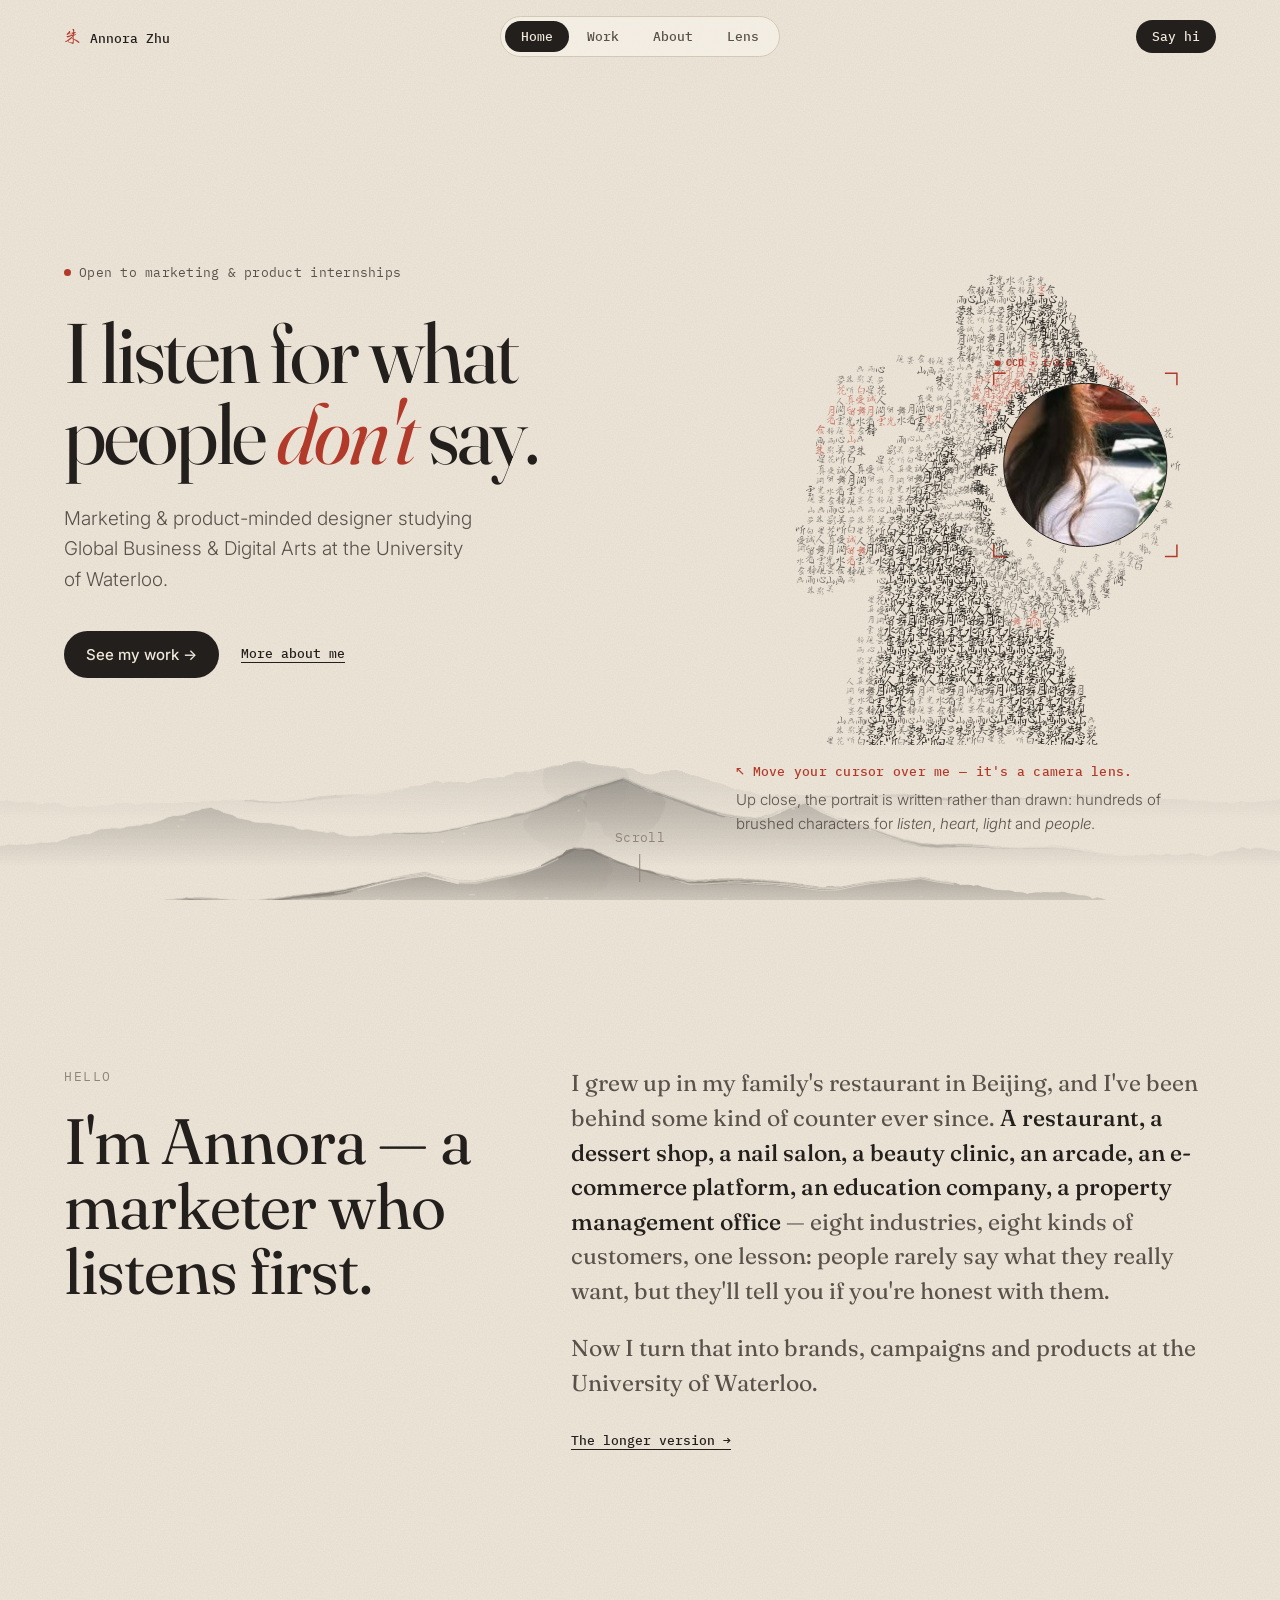
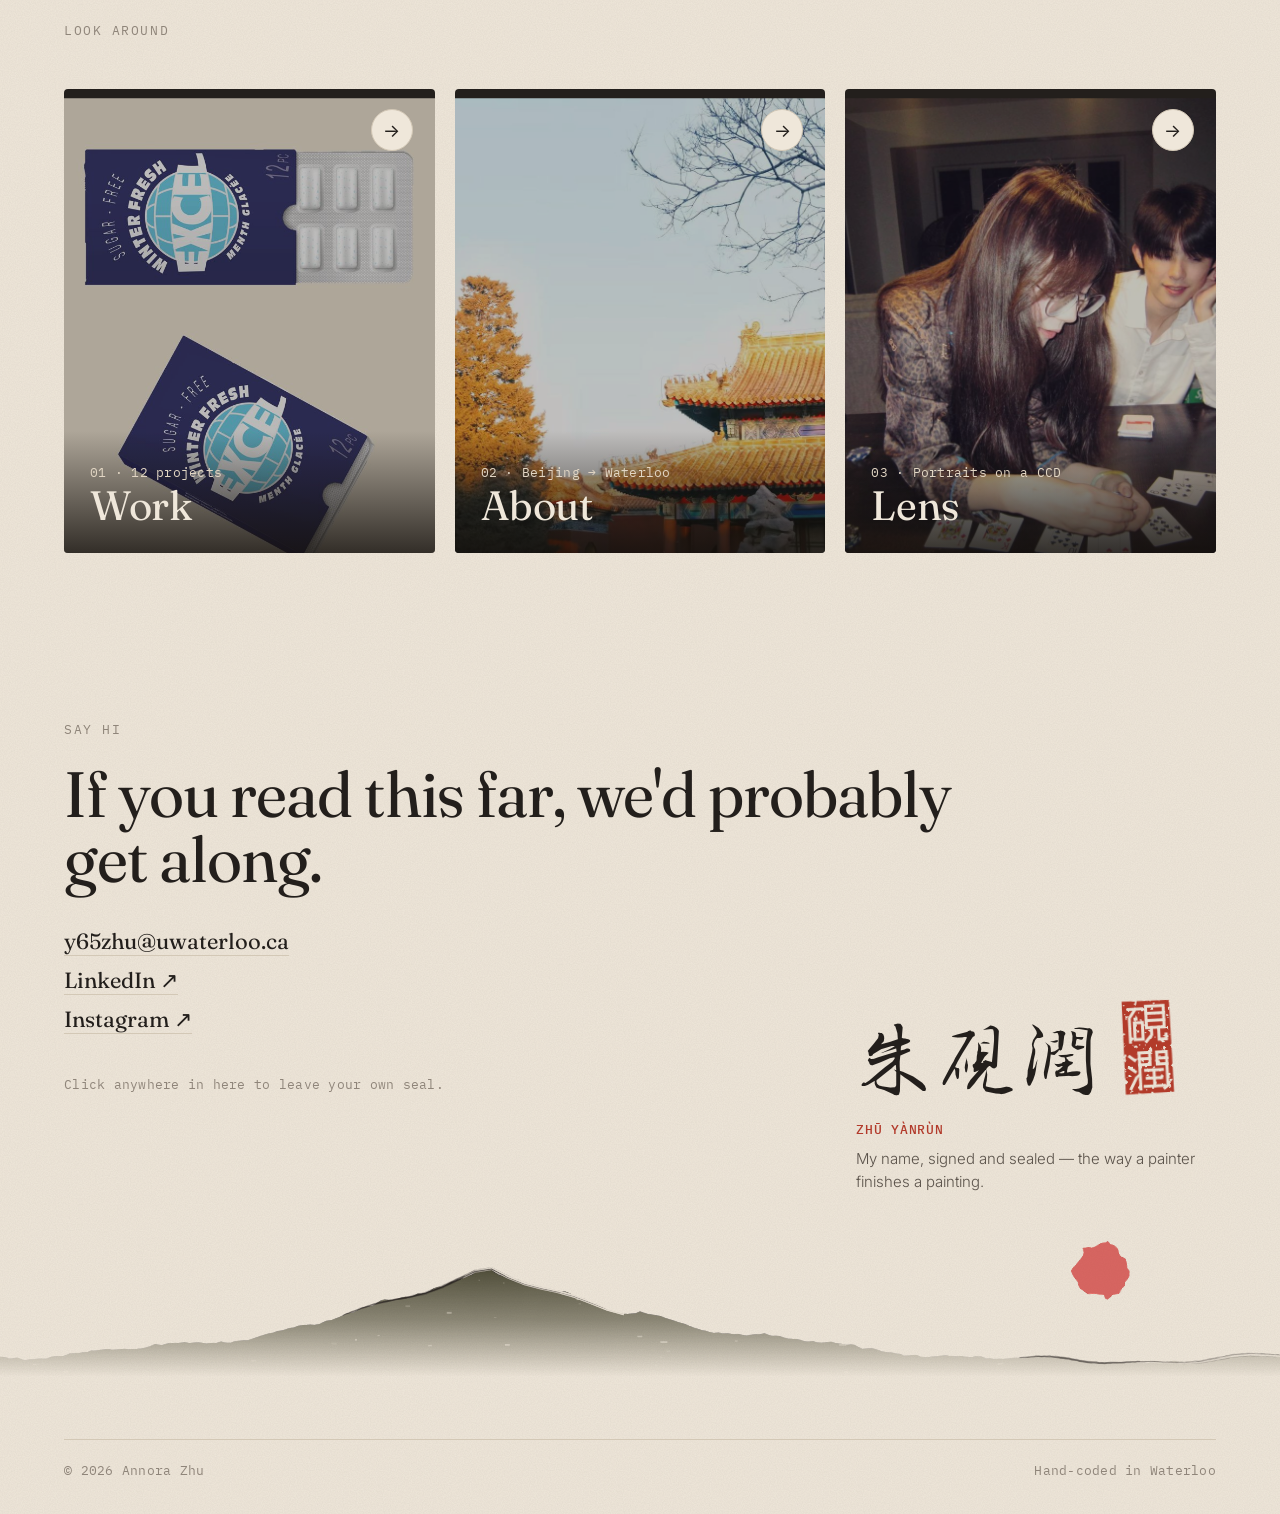
<file: index.html>
<!doctype html>
<html lang="en">
<head>
  <meta charset="utf-8">
  <meta name="viewport" content="width=device-width, initial-scale=1">
  <title>Annora Zhu</title>
  <meta name="description" content="Annora Zhu — marketing & product-minded designer and portrait photographer at the University of Waterloo.">
  <link rel="preconnect" href="https://fonts.googleapis.com">
  <link rel="preconnect" href="https://fonts.gstatic.com" crossorigin>
  <link href="https://fonts.googleapis.com/css2?family=Fraunces:ital,opsz,wght@0,9..144,300..600;1,9..144,300..500&family=IBM+Plex+Mono:wght@400;500&family=Inter:wght@300;400;500&display=swap" rel="stylesheet">
  <link rel="preload" href="danxingshu-subset.woff2" as="font" type="font/woff2" crossorigin>
  <link rel="stylesheet" href="styles.css?v=202611030150">
</head>
<body>

<nav class="nav">
  <a class="brand" href="index.html"><span class="dx">朱</span><span class="name-en">Annora Zhu</span></a>
  <ul class="tabs">
    <li><a href="index.html" aria-current="page">Home</a></li>
    <li><a href="work.html">Work</a></li>
    <li><a href="about.html">About</a></li>
    <li><a href="lens.html">Lens</a></li>
  </ul>
  <a class="btn" href="#hello">Say hi</a>
</nav>

<header class="hero">
  <div class="hero-ink" data-ink="landscape" data-seed="5" data-sun="off" data-parallax aria-hidden="true"></div>
  <div class="hero-copy" data-depth="-12">
    <p class="mono kicker"><span class="dot"></span>Open to marketing &amp; product internships</p>
    <h1>I listen for what people <em>don't</em> say.</h1>
    <p class="hero-note">Marketing &amp; product-minded designer studying Global Business &amp; Digital Arts at the University of Waterloo.</p>
    <div class="hero-cta"><a class="btn-lg" href="work.html">See my work →</a><a class="link" href="about.html">More about me</a></div>
  </div>
  <figure class="portrait" data-depth="18">
    <canvas id="inkPortrait" role="img" aria-label="A portrait of Annora drawn in calligraphy characters. Your cursor acts as a camera lens that reveals the real photo."></canvas>
    <figcaption>
      <span class="mono cue"><span class="cue-mouse">↖ Move your cursor over me — it's a camera lens.</span><span class="cue-touch">Drag a finger over me — it's a camera lens.</span></span>
      <span class="legend">Up close, the portrait is written rather than drawn: hundreds of brushed characters for <em>listen</em>, <em>heart</em>, <em>light</em> and <em>people</em>.</span>
    </figcaption>
  </figure>
  <div class="scroll-cue mono">Scroll</div>
</header>

<section class="intro">
  <div>
    <p class="mono eyebrow">Hello</p>
    <h2 class="reveal">I'm Annora — a marketer who listens first.</h2>
  </div>
  <div class="reveal">
    <p class="lead">I grew up in my family's restaurant in Beijing, and I've been behind some kind of counter ever since. <strong>A restaurant, a dessert shop, a nail salon, a beauty clinic, an arcade, an e-commerce platform, an education company, a property management office</strong> — eight industries, eight kinds of customers, one lesson: people rarely say what they really want, but they'll tell you if you're honest with them.</p>
    <p class="lead">Now I turn that into brands, campaigns and products at the University of Waterloo.</p>
    <a class="link" href="about.html">The longer version →</a>
  </div>
</section>

<section>
  <p class="mono eyebrow">Look around</p>
  <div class="doors">
    <a class="door reveal" href="work.html">
      <img src="excel-gum.jpg" alt="" data-speed="-0.05">
      <span class="arrow">→</span>
      <div class="door-text"><span class="mono">01 · 12 projects</span><h3>Work</h3></div>
    </a>
    <a class="door reveal" href="about.html">
      <img src="beijing.jpg" alt="" data-speed="-0.05">
      <span class="arrow">→</span>
      <div class="door-text"><span class="mono">02 · Beijing → Waterloo</span><h3>About</h3></div>
    </a>
    <a class="door reveal" href="lens.html">
      <img src="lens-poker.jpg" alt="" data-speed="-0.05">
      <span class="arrow">→</span>
      <div class="door-text"><span class="mono">03 · Portraits on a CCD</span><h3>Lens</h3></div>
    </a>
  </div>
</section>

<footer class="footer" id="hello">
  <div class="stamp-zone" id="stampZone">
    <p class="mono eyebrow">Say hi</p>
    <h2>If you read this far, we'd probably get along.</h2>
    <div class="links">
      <a href="mailto:y65zhu@uwaterloo.ca">y65zhu@uwaterloo.ca</a>
      <a href="https://www.linkedin.com/in/annora-zhu-1355352b9">LinkedIn ↗</a>
      <a href="https://www.instagram.com/zz_annora">Instagram ↗</a>
    </div>
    <figure class="signature">
      <div class="sig-row"><span class="sig dx">朱硯潤</span><span class="sig-seal" data-seal="96"></span></div>
      <figcaption><span class="mono sig-roman">ZHŪ YÀNRÙN</span><span class="sig-note">My name, signed and sealed — the way a painter finishes a painting.</span></figcaption>
    </figure>
    <p class="mono stamp-hint" id="stampHint">Click anywhere in here to leave your own seal.</p>
  </div>
  <div class="footer-ink" data-ink="ridge" data-seed="12" aria-hidden="true"></div>
  <div class="fine mono"><span>© 2026 Annora Zhu</span><span>Hand-coded in Waterloo</span></div>
</footer>

<script src="main.js?v=202611030150"></script>
<script src="ink.js?v=202611030150"></script>
</body>
</html>
</file>
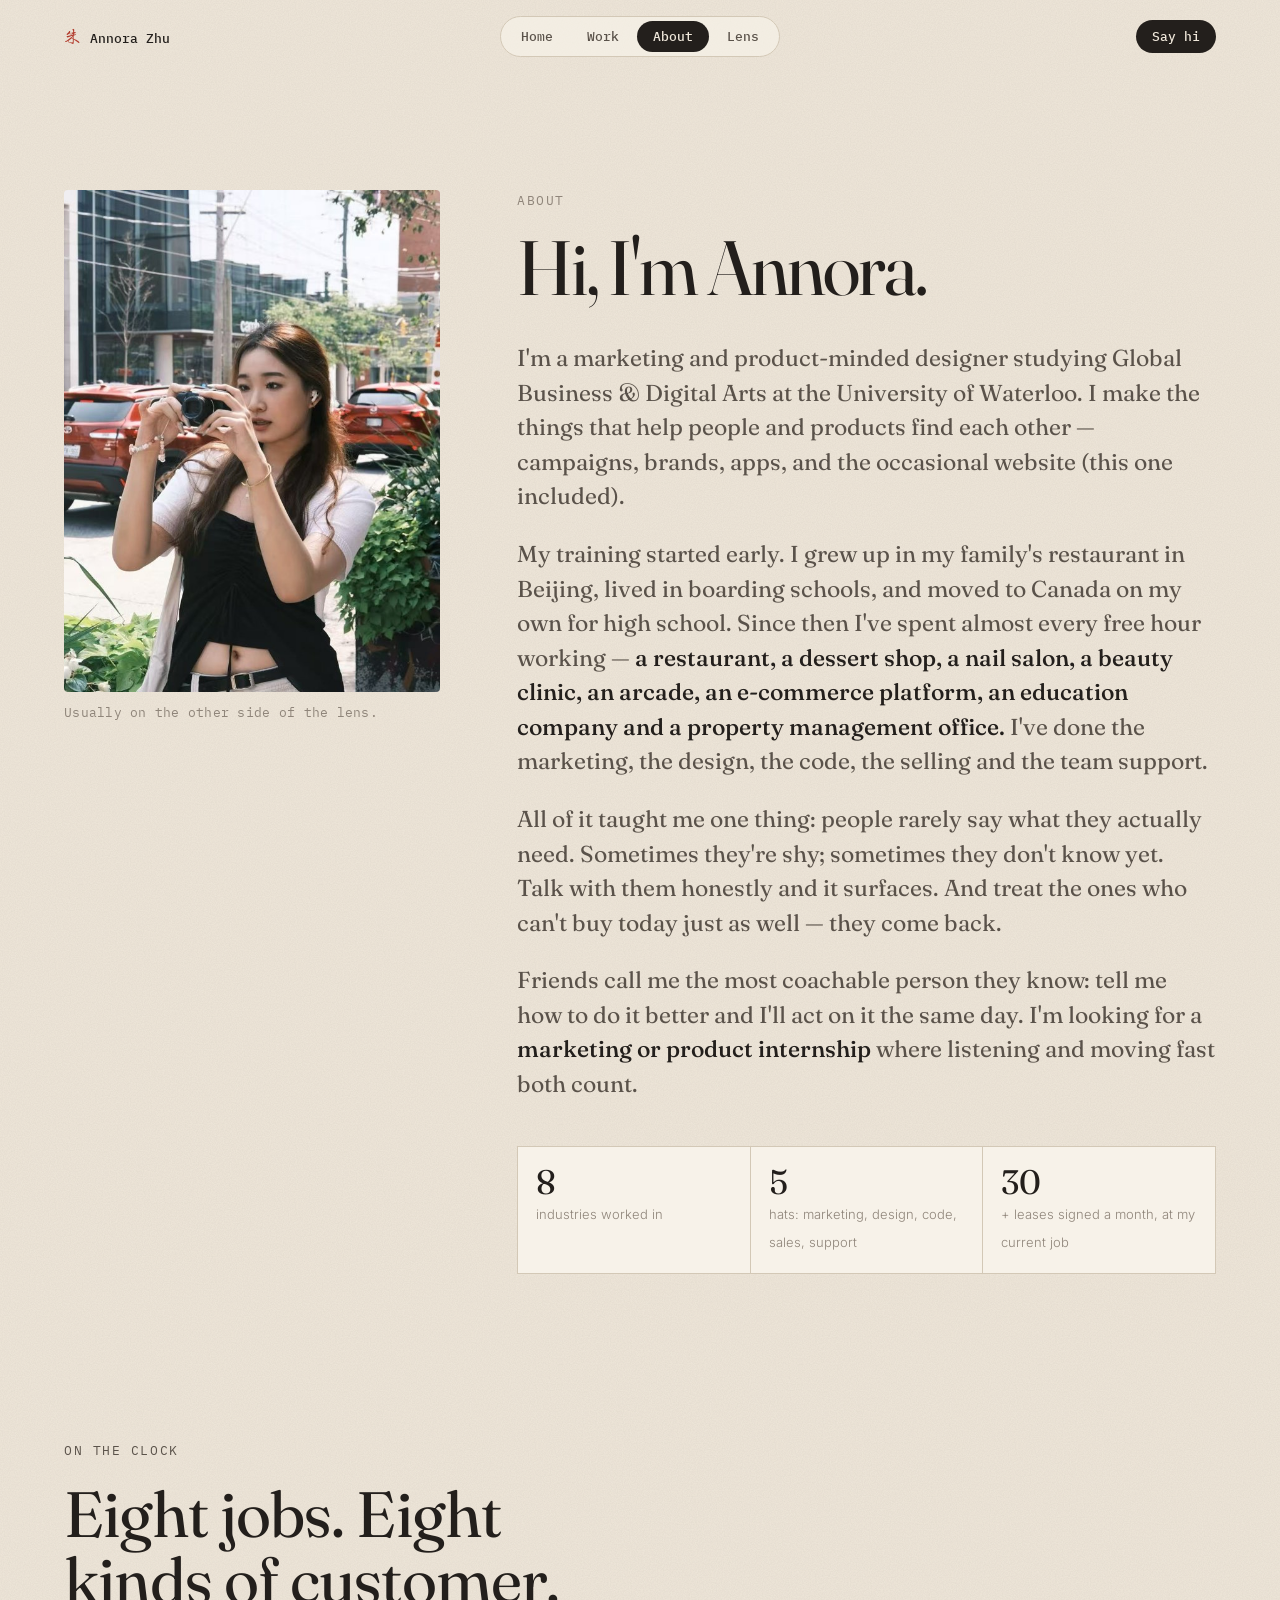
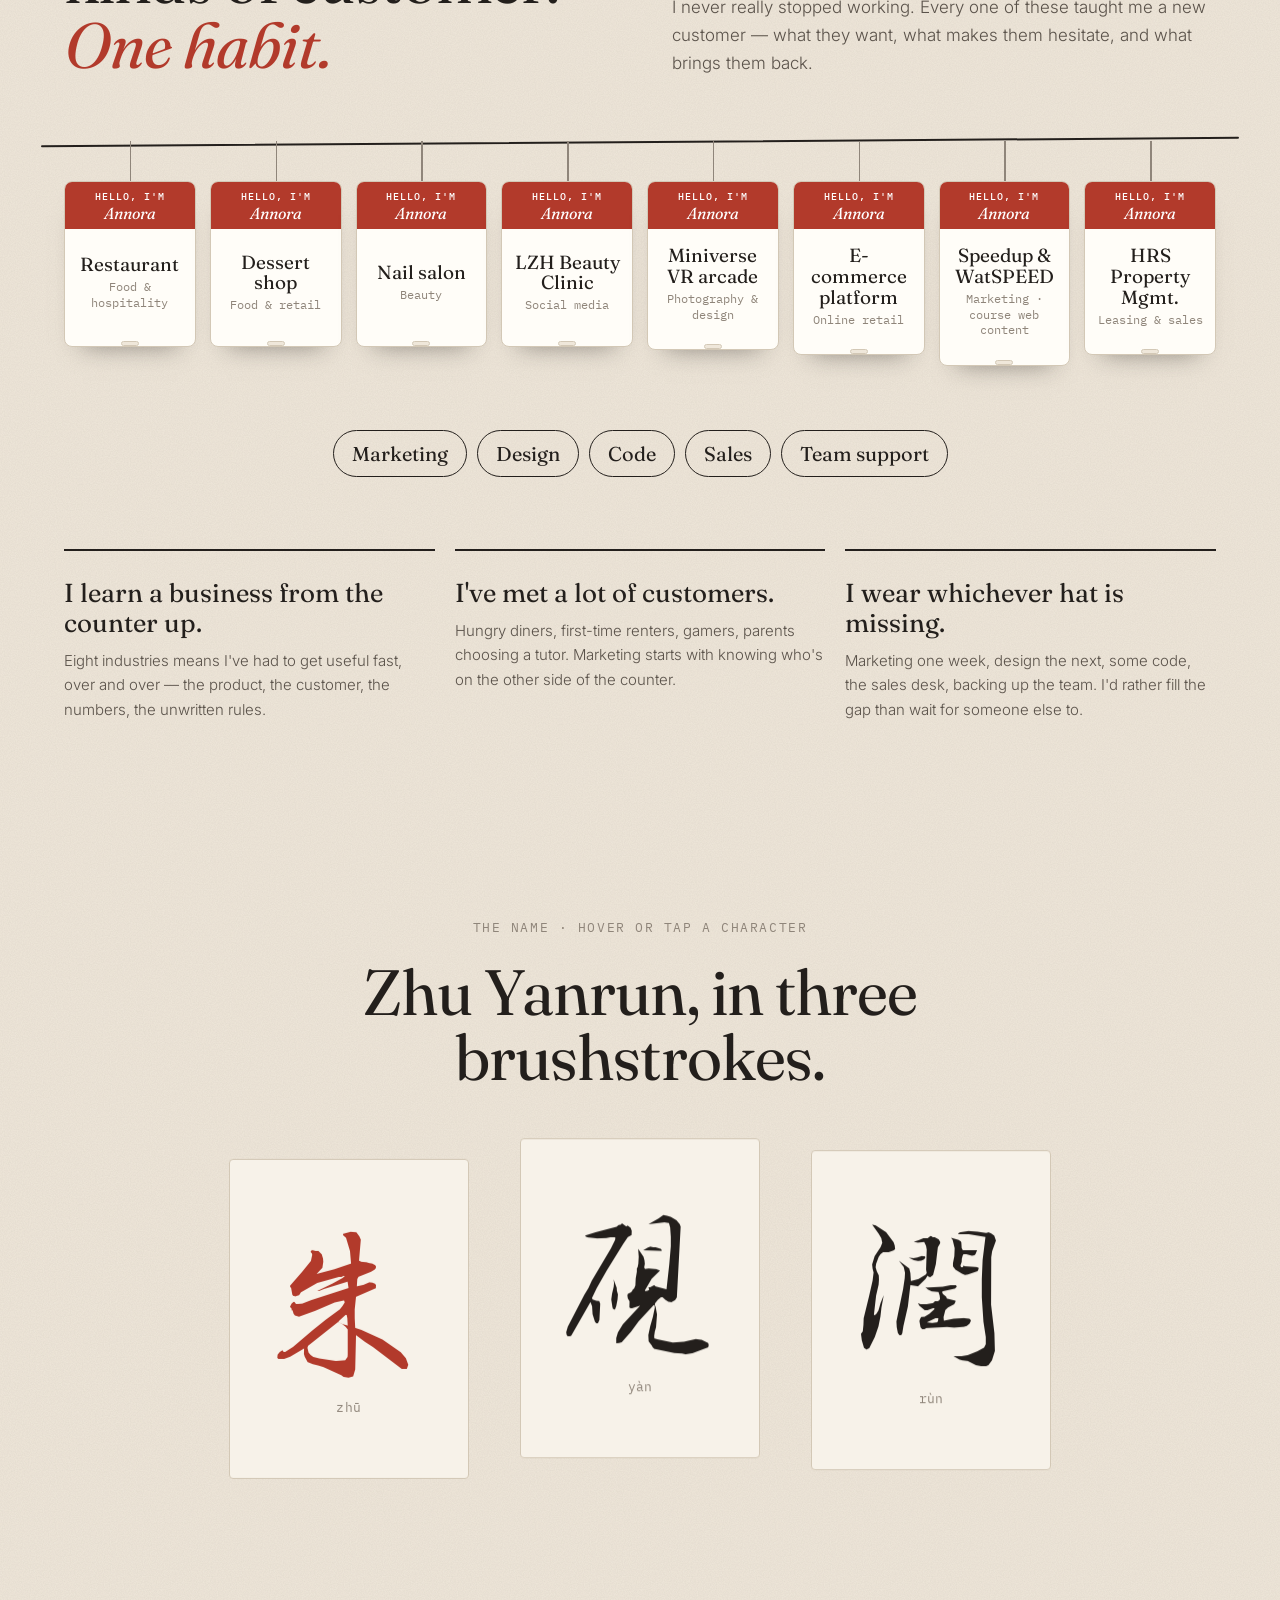
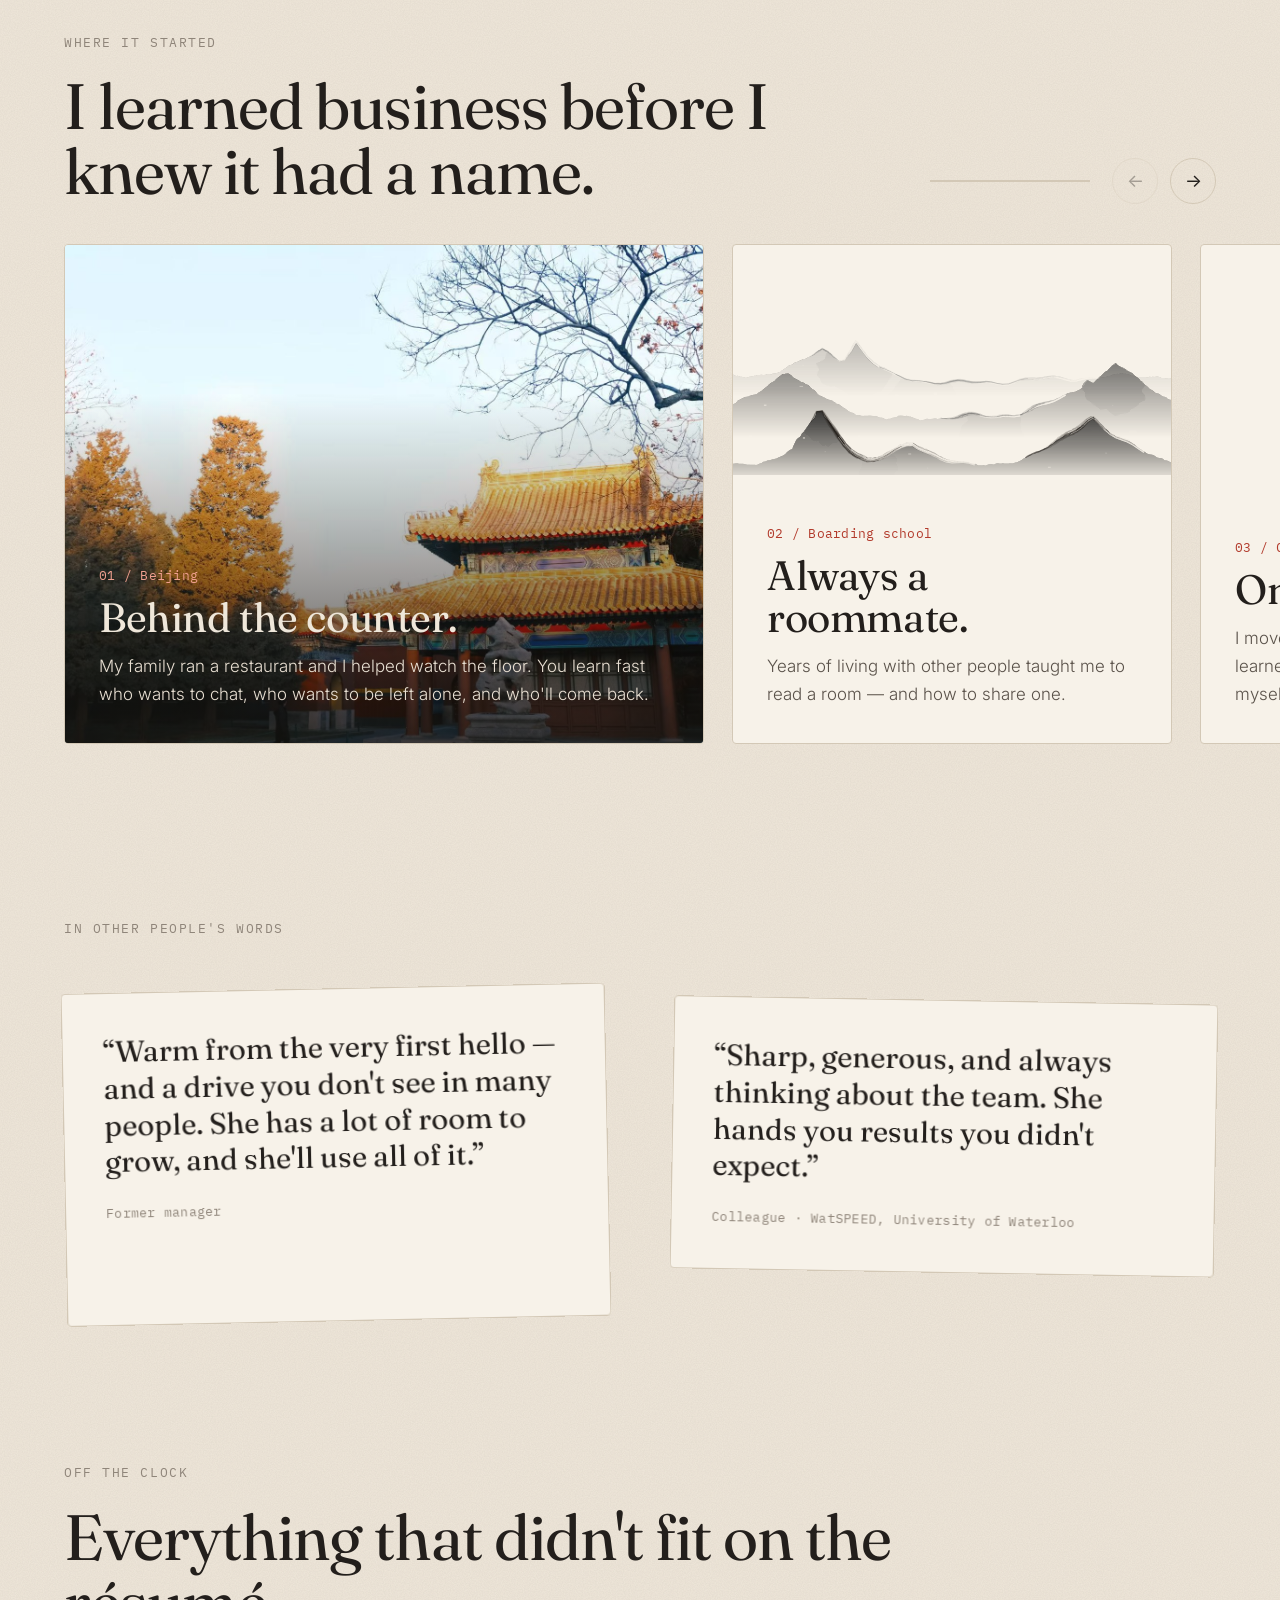
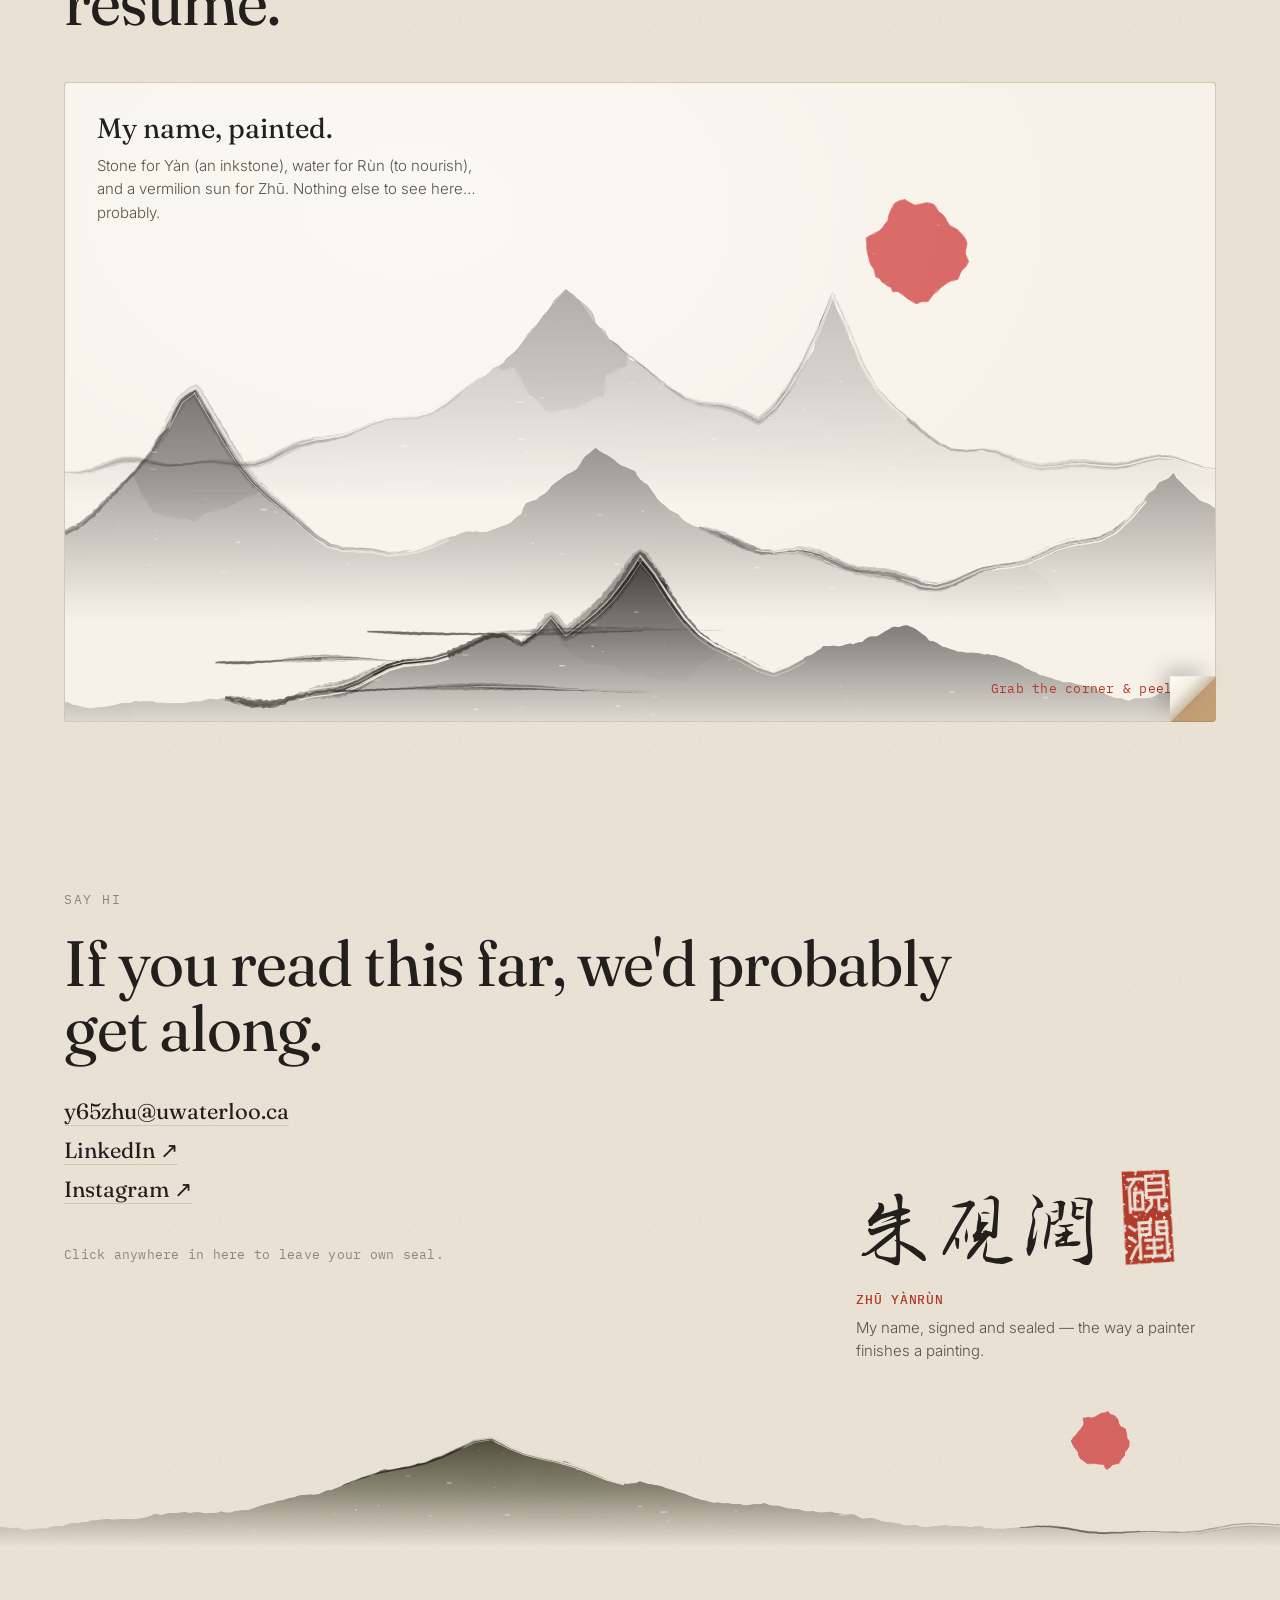
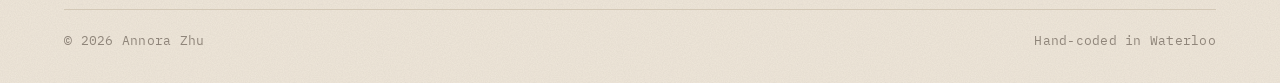
<file: about.html>
<!doctype html>
<html lang="en">
<head>
  <meta charset="utf-8">
  <meta name="viewport" content="width=device-width, initial-scale=1">
  <title>About · Annora Zhu</title>
  <meta name="description" content="About Annora Zhu — from her family's restaurant in Beijing to eight industries and the University of Waterloo.">
  <link rel="preconnect" href="https://fonts.googleapis.com">
  <link rel="preconnect" href="https://fonts.gstatic.com" crossorigin>
  <link href="https://fonts.googleapis.com/css2?family=Fraunces:ital,opsz,wght@0,9..144,300..600;1,9..144,300..500&family=IBM+Plex+Mono:wght@400;500&family=Inter:wght@300;400;500&display=swap" rel="stylesheet">
  <link rel="preload" href="danxingshu-subset.woff2" as="font" type="font/woff2" crossorigin>
  <link rel="stylesheet" href="styles.css?v=202611030150">
</head>
<body>

<nav class="nav">
  <a class="brand" href="index.html"><span class="dx">朱</span><span class="name-en">Annora Zhu</span></a>
  <ul class="tabs">
    <li><a href="index.html">Home</a></li>
    <li><a href="work.html">Work</a></li>
    <li><a href="about.html" aria-current="page">About</a></li>
    <li><a href="lens.html">Lens</a></li>
  </ul>
  <a class="btn" href="#hello">Say hi</a>
</nav>

<!-- ============ INTRO ============ -->
<section class="about-hero">
  <figure class="about-photo reveal">
    <img src="me-crop.jpg" alt="Annora framing a shot with her camera on a sunny street">
    <figcaption class="mono">Usually on the other side of the lens.</figcaption>
  </figure>
  <div class="about-text">
    <p class="mono eyebrow">About</p>
    <h1>Hi, I'm Annora.</h1>
    <p class="lead reveal">I'm a marketing and product-minded designer studying Global Business &amp; Digital Arts at the University of Waterloo. I make the things that help people and products find each other — campaigns, brands, apps, and the occasional website (this one included).</p>
    <p class="lead reveal">My training started early. I grew up in my family's restaurant in Beijing, lived in boarding schools, and moved to Canada on my own for high school. Since then I've spent almost every free hour working — <strong>a restaurant, a dessert shop, a nail salon, a beauty clinic, an arcade, an e-commerce platform, an education company and a property management office.</strong> I've done the marketing, the design, the code, the selling and the team support.</p>
    <p class="lead reveal">All of it taught me one thing: people rarely say what they actually need. Sometimes they're shy; sometimes they don't know yet. Talk with them honestly and it surfaces. And treat the ones who can't buy today just as well — they come back.</p>
    <p class="lead reveal">Friends call me the most coachable person they know: tell me how to do it better and I'll act on it the same day. I'm looking for a <strong>marketing or product internship</strong> where listening and moving fast both count.</p>
    <div class="facts reveal">
      <div><strong data-count="8">8</strong><span>industries worked in</span></div>
      <div><strong data-count="5">5</strong><span>hats: marketing, design, code, sales, support</span></div>
      <div><strong data-count="30">30</strong><span>+ leases signed a month, at my current job</span></div>
    </div>
  </div>
</section>

<!-- ============ EIGHT JOBS ============ -->
<section class="jobs">
  <div class="jobs-head">
    <div>
      <p class="mono eyebrow">On the clock</p>
      <h2 class="reveal">Eight jobs. Eight kinds of customer. <em>One habit.</em></h2>
    </div>
    <p class="reveal">I never really stopped working. Every one of these taught me a new customer — what they want, what makes them hesitate, and what brings them back.</p>
  </div>
  <div class="line">
    <div class="badges">
      <div class="badge" style="--i:0"><div class="badge-card"><div class="badge-top">HELLO, I'M<b>Annora</b></div><div class="badge-mid"><strong>Restaurant</strong><span>Food &amp; hospitality</span></div><div class="badge-hole"></div></div></div>
      <div class="badge" style="--i:1"><div class="badge-card"><div class="badge-top">HELLO, I'M<b>Annora</b></div><div class="badge-mid"><strong>Dessert shop</strong><span>Food &amp; retail</span></div><div class="badge-hole"></div></div></div>
      <div class="badge" style="--i:2"><div class="badge-card"><div class="badge-top">HELLO, I'M<b>Annora</b></div><div class="badge-mid"><strong>Nail salon</strong><span>Beauty</span></div><div class="badge-hole"></div></div></div>
      <div class="badge" style="--i:3"><div class="badge-card"><div class="badge-top">HELLO, I'M<b>Annora</b></div><div class="badge-mid"><strong>LZH Beauty Clinic</strong><span>Social media</span></div><div class="badge-hole"></div></div></div>
      <div class="badge" style="--i:4"><div class="badge-card"><div class="badge-top">HELLO, I'M<b>Annora</b></div><div class="badge-mid"><strong>Miniverse VR arcade</strong><span>Photography &amp; design</span></div><div class="badge-hole"></div></div></div>
      <div class="badge" style="--i:5"><div class="badge-card"><div class="badge-top">HELLO, I'M<b>Annora</b></div><div class="badge-mid"><strong>E-commerce platform</strong><span>Online retail</span></div><div class="badge-hole"></div></div></div>
      <div class="badge" style="--i:6"><div class="badge-card"><div class="badge-top">HELLO, I'M<b>Annora</b></div><div class="badge-mid"><strong>Speedup &amp; WatSPEED</strong><span>Marketing · course web content</span></div><div class="badge-hole"></div></div></div>
      <div class="badge" style="--i:7"><div class="badge-card"><div class="badge-top">HELLO, I'M<b>Annora</b></div><div class="badge-mid"><strong>HRS Property Mgmt.</strong><span>Leasing &amp; sales</span></div><div class="badge-hole"></div></div></div>
    </div>
  </div>

  <div class="hats reveal">
    <span class="hat">Marketing</span><span class="hat">Design</span><span class="hat">Code</span><span class="hat">Sales</span><span class="hat">Team support</span>
  </div>

  <div class="trait">
    <div class="reveal"><h4>I learn a business from the counter up.</h4><p>Eight industries means I've had to get useful fast, over and over — the product, the customer, the numbers, the unwritten rules.</p></div>
    <div class="reveal"><h4>I've met a lot of customers.</h4><p>Hungry diners, first-time renters, gamers, parents choosing a tutor. Marketing starts with knowing who's on the other side of the counter.</p></div>
    <div class="reveal"><h4>I wear whichever hat is missing.</h4><p>Marketing one week, design the next, some code, the sales desk, backing up the team. I'd rather fill the gap than wait for someone else to.</p></div>
  </div>
</section>

<!-- ============ NAME ============ -->
<section class="name">
  <p class="mono eyebrow">The name · hover or tap a character</p>
  <h2 class="reveal">Zhu Yanrun, in three brushstrokes.</h2>
  <div class="chars">
    <button class="char" data-speed="-0.05">
      <span class="front"><span class="dx red">朱</span><span class="mono">zhū</span></span>
      <span class="back"><strong>Vermilion</strong><span>The red of a signature seal — the only accent color on this site.</span></span>
    </button>
    <button class="char" data-speed="0.03">
      <span class="front"><span class="dx">硯</span><span class="mono">yàn</span></span>
      <span class="back"><strong>Inkstone</strong><span>Where ink is ground before a word is written. The prep nobody sees.</span></span>
    </button>
    <button class="char" data-speed="-0.02">
      <span class="front"><span class="dx">潤</span><span class="mono">rùn</span></span>
      <span class="back"><strong>To nourish</strong><span>To make things go smoothly — what good marketing does for a product.</span></span>
    </button>
  </div>
</section>

<!-- ============ ORIGINS (swipeable row) ============ -->
<section class="origins" id="origins">
  <div class="origins-sticky">
    <div class="origins-head">
      <div>
        <p class="mono eyebrow">Where it started</p>
        <h2>I learned business before I knew it had a name.</h2>
      </div>
      <div class="origins-nav">
        <div class="progress" aria-hidden="true"><i id="originsBar"></i></div>
        <button class="arrow" id="originsPrev" aria-label="Previous card" disabled>←</button>
        <button class="arrow" id="originsNext" aria-label="Next card">→</button>
      </div>
    </div>
    <div class="track" id="track" tabindex="0" aria-label="Where it started — swipe or use the arrows">
      <article class="panel photo-panel">
        <div class="ph"><img src="beijing.jpg" alt="A temple courtyard in Beijing in late-afternoon light"></div>
        <span class="num mono">01 / Beijing</span>
        <h3>Behind the counter.</h3>
        <p>My family ran a restaurant and I helped watch the floor. You learn fast who wants to chat, who wants to be left alone, and who'll come back.</p>
      </article>
      <article class="panel">
        <div class="panel-ink" data-ink="landscape" data-seed="21" data-sun="off" aria-hidden="true"></div>
        <span class="num mono">02 / Boarding school</span>
        <h3>Always a roommate.</h3>
        <p>Years of living with other people taught me to read a room — and how to share one.</p>
      </article>
      <article class="panel">
        <div class="panel-ink" data-ink="landscape" data-seed="34" data-sun="off" aria-hidden="true"></div>
        <span class="num mono">03 / Canada</span>
        <h3>On my own.</h3>
        <p>I moved here by myself for high school and learned to take care of — and stand up for — myself.</p>
      </article>
      <article class="panel">
        <div class="panel-ink" data-ink="landscape" data-seed="45" data-sun="78,24" aria-hidden="true"></div>
        <span class="num mono">04 / Waterloo</span>
        <h3>Business, meet art.</h3>
        <p>Global Business &amp; Digital Arts was the only program I'd ever seen that put the two things I'm good at in the same room.</p>
      </article>
    </div>
  </div>
</section>

<!-- ============ WORDS ============ -->
<section>
  <p class="mono eyebrow">In other people's words</p>
  <div class="notes">
    <blockquote class="note" data-speed="-0.04">
      <p>“Warm from the very first hello — and a drive you don't see in many people. She has a lot of room to grow, and she'll use all of it.”</p>
      <cite class="mono">Former manager</cite>
    </blockquote>
    <blockquote class="note" data-speed="0.04">
      <p>“Sharp, generous, and always thinking about the team. She hands you results you didn't expect.”</p>
      <cite class="mono">Colleague · WatSPEED, University of Waterloo</cite>
    </blockquote>
  </div>
</section>

<!-- ============ UNDER THE RUG ============ -->
<section class="rug" id="rug">
  <p class="mono eyebrow">Off the clock</p>
  <h2 class="reveal">Everything that didn't fit on the résumé.</h2>

  <div class="rug-stage" id="rugStage">
    <div class="desk" id="desk">
      <button class="file" style="--x:5%;--y:8%" data-title="advice-taken.log" data-body="My friends say I'm the most coachable person they know. Give me good feedback and I'll put my ego aside and act on it — usually the same day."><span class="ico star">✦</span><span class="fname">advice-taken.log</span></button>
      <button class="file" style="--x:28%;--y:4%" data-title="nail-set-v12.jpg" data-body="I do nails. Ten tiny canvases, no undo button." data-img="desk-nails.jpg"><span class="ico ico-img" style="background-image:url(desk-nails.jpg)"></span><span class="fname">nail-set-v12.jpg</span></button>
      <button class="file" style="--x:52%;--y:12%" data-title="hello-kitty/" data-body="Lifelong, unapologetic fan. My room is mostly her at this point. (This folder is 4.2 GB.)" data-img="desk-hello-kitty.jpg|desk-kitty-pad.jpg|desk-kitty-plush.jpg|desk-kitty-wallpaper.jpg"><span class="ico ico-folder"></span><span class="fname">hello-kitty/</span></button>
      <button class="file" style="--x:76%;--y:6%" data-title="still-can-do-the-splits.mov" data-body="Years of Chinese folk dance, since I was a kid. Yes — I can still do the splits." data-img="desk-dance.jpg|desk-concert.jpg"><span class="ico">▶</span><span class="fname">still-can-do-the-splits.mov</span></button>
      <button class="file" style="--x:12%;--y:50%" data-title="ink-practice.jpg" data-body="Years of Chinese calligraphy and ink painting. I still practice — it's where all the white space on this site comes from." data-img="desk-ink.jpg"><span class="ico ico-img" style="background-image:url(desk-ink.jpg)"></span><span class="fname">ink-practice.jpg</span></button>
      <button class="file" style="--x:36%;--y:56%" data-title="born-to-cook.txt" data-body="Friends say I was born with a 'rice root' — a natural gift for cooking. Come hungry." data-img="desk-cook-1.jpg|desk-cook-2.jpg|lens-campfire.jpg"><span class="ico">≡</span><span class="fname">born-to-cook.txt</span></button>
      <button class="file" style="--x:59%;--y:48%" data-title="gym-streak.xlsx" data-body="At the gym most days. Discipline I can actually see." data-img="desk-gym.jpg" data-pos="center 64%"><span class="ico ico-sheet"></span><span class="fname">gym-streak.xlsx</span></button>
      <button class="file" style="--x:80%;--y:54%" data-title="birth-chart.pdf" data-body="Western astrology and a firm belief in manifesting. This website was — partly — manifested."><span class="ico">☾</span><span class="fname">birth-chart.pdf</span></button>
      <button class="file" style="--x:46%;--y:78%" data-title="no-pet-yet.txt" data-body="A pet is a real responsibility. I'm waiting until I can give one a steady life. Until then, I borrow other people's rabbits." data-img="desk-rabbit.jpg" data-pos="center 50%"><span class="ico">≡</span><span class="fname">no-pet-yet.txt</span></button>

      <div class="window" id="fileWindow" hidden>
        <div class="win-bar"><span class="mono" id="winTitle"></span><button class="win-close" id="winClose" aria-label="Close">×</button></div>
        <div class="win-imgs" id="winImgs" hidden></div>
        <p id="winBody"></p>
      </div>
    </div>

    <div class="cover-sheet" id="cover">
      <div class="cover-ink" data-ink="landscape" data-seed="7" data-water aria-hidden="true"></div>
      <div class="cover-inner">
        <p class="cover-title">My name, painted.</p>
        <p class="cover-text">Stone for Yàn (an inkstone), water for Rùn (to nourish), and a vermilion sun for Zhū. Nothing else to see here… probably.</p>
      </div>
      <p class="cover-hint mono">Grab the corner &amp; peel ↘</p>
    </div>
    <div class="flap-wrap" aria-hidden="true"><div class="flap" id="flap"></div></div>
    <button class="corner" id="corner" aria-label="Peel back the cover to see what's underneath"></button>
  </div>
  <button class="mono reset" id="rugReset" hidden>Sweep it back under the rug ↺</button>
</section>

<div class="lightbox" id="lightbox" hidden><img alt=""></div>
<footer class="footer" id="hello">
  <div class="stamp-zone" id="stampZone">
    <p class="mono eyebrow">Say hi</p>
    <h2>If you read this far, we'd probably get along.</h2>
    <div class="links">
      <a href="mailto:y65zhu@uwaterloo.ca">y65zhu@uwaterloo.ca</a>
      <a href="https://www.linkedin.com/in/annora-zhu-1355352b9">LinkedIn ↗</a>
      <a href="https://www.instagram.com/zz_annora">Instagram ↗</a>
    </div>
    <figure class="signature">
      <div class="sig-row"><span class="sig dx">朱硯潤</span><span class="sig-seal" data-seal="96"></span></div>
      <figcaption><span class="mono sig-roman">ZHŪ YÀNRÙN</span><span class="sig-note">My name, signed and sealed — the way a painter finishes a painting.</span></figcaption>
    </figure>
    <p class="mono stamp-hint" id="stampHint">Click anywhere in here to leave your own seal.</p>
  </div>
  <div class="footer-ink" data-ink="ridge" data-seed="12" aria-hidden="true"></div>
  <div class="fine mono"><span>© 2026 Annora Zhu</span><span>Hand-coded in Waterloo</span></div>
</footer>

<script src="main.js?v=202611030150"></script>
<script src="ink.js?v=202611030150"></script>
</body>
</html>
</file>
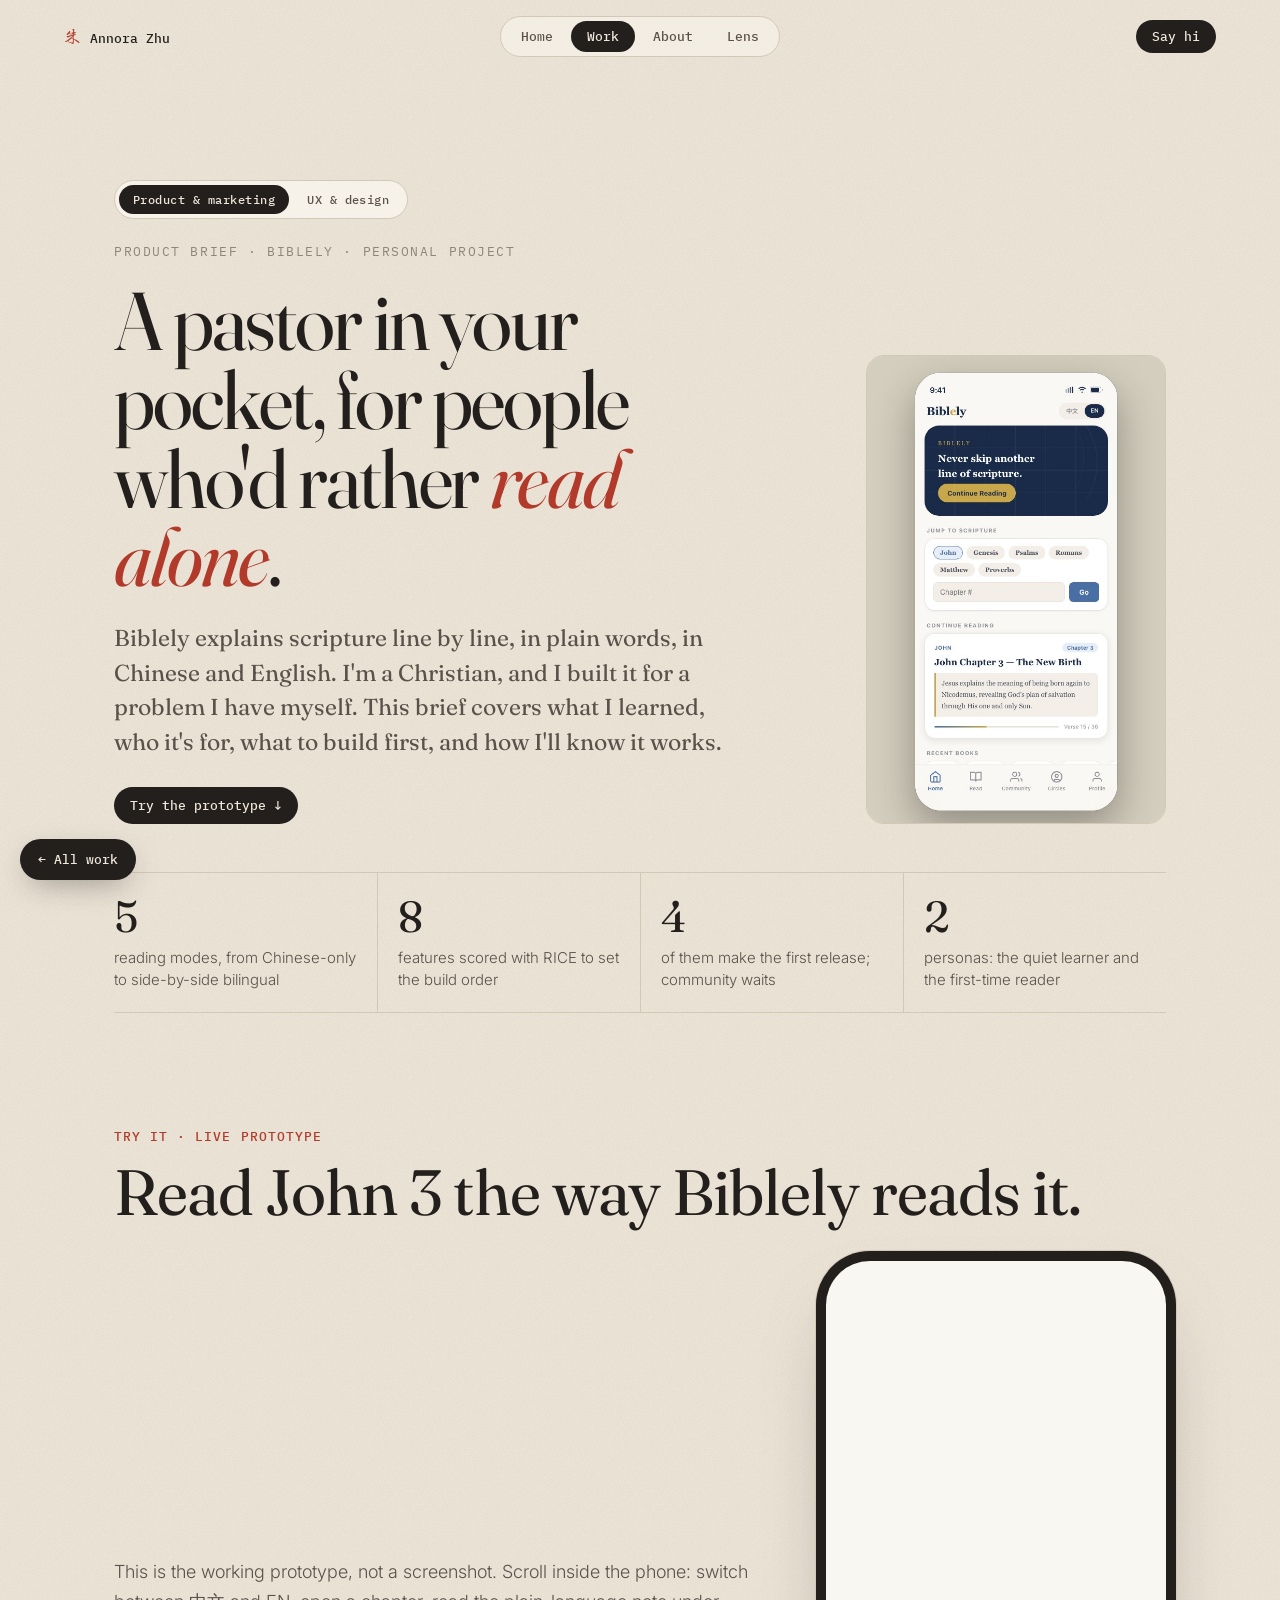
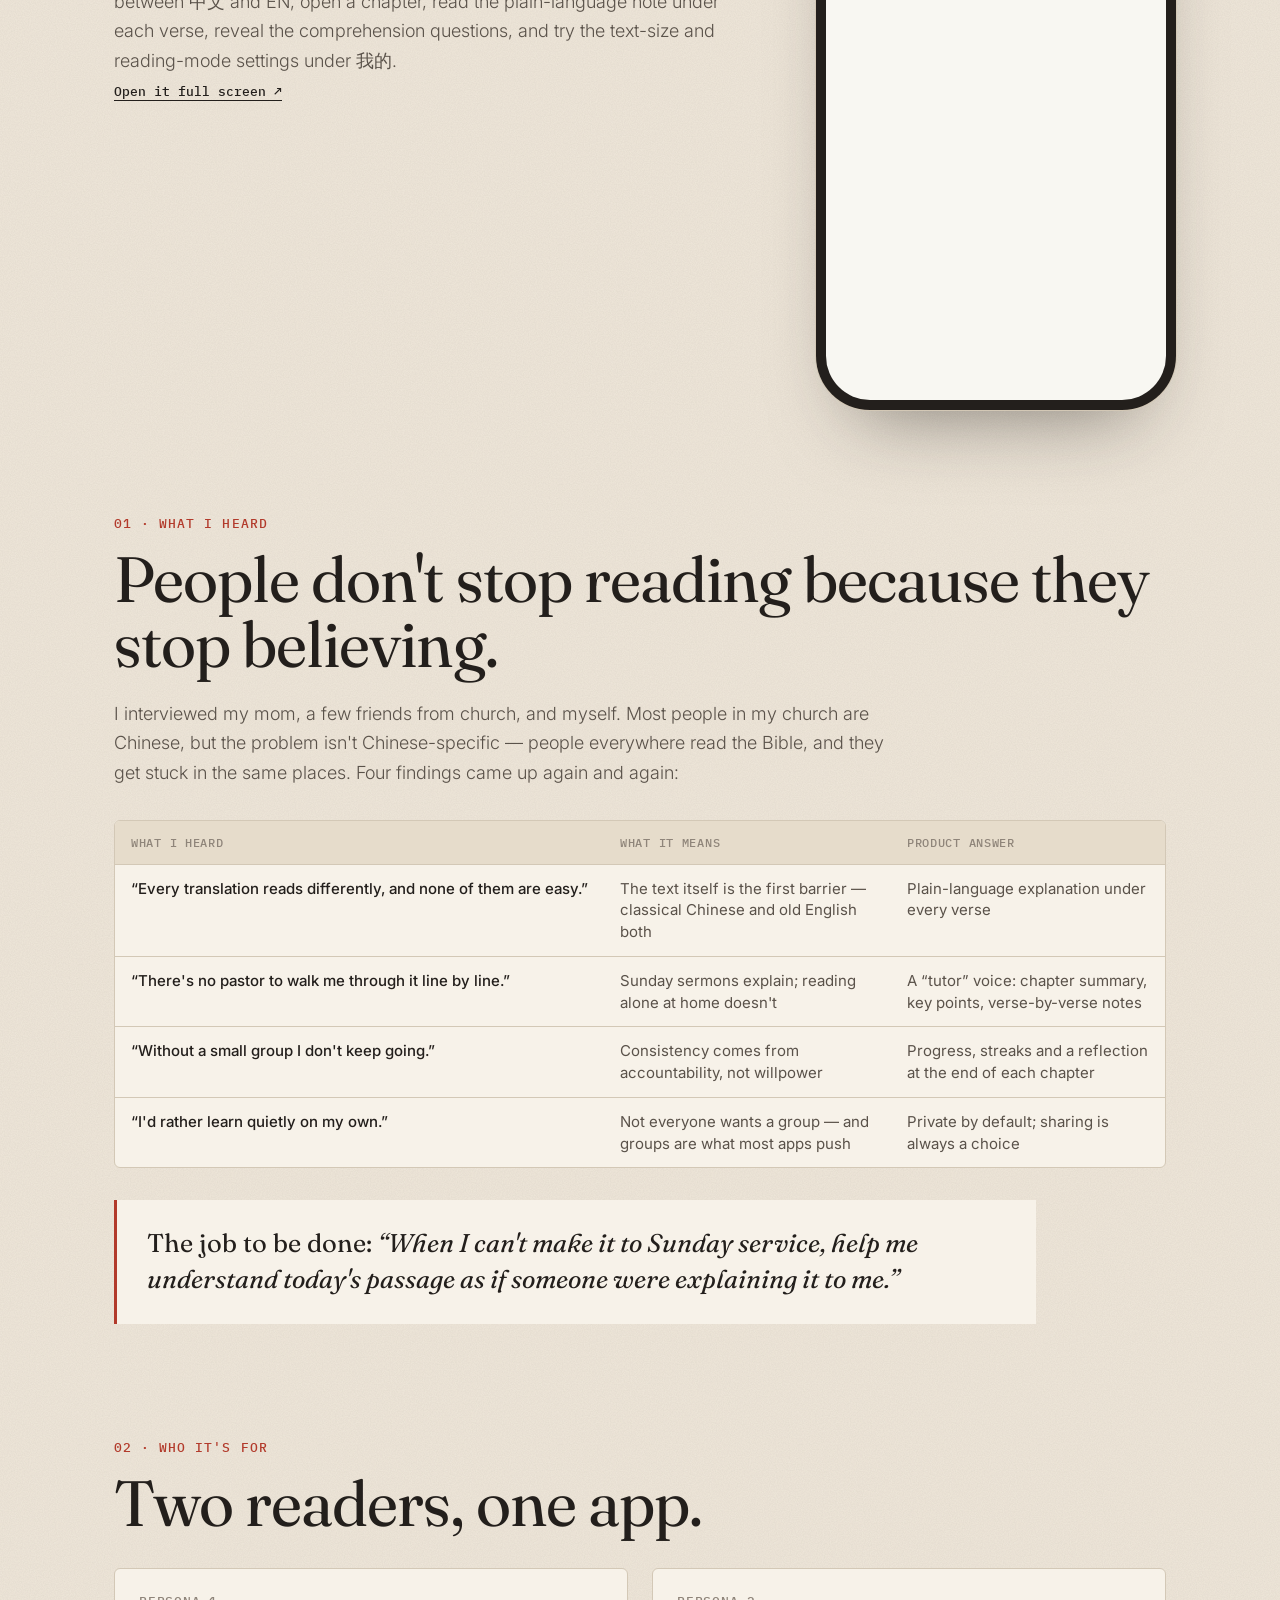
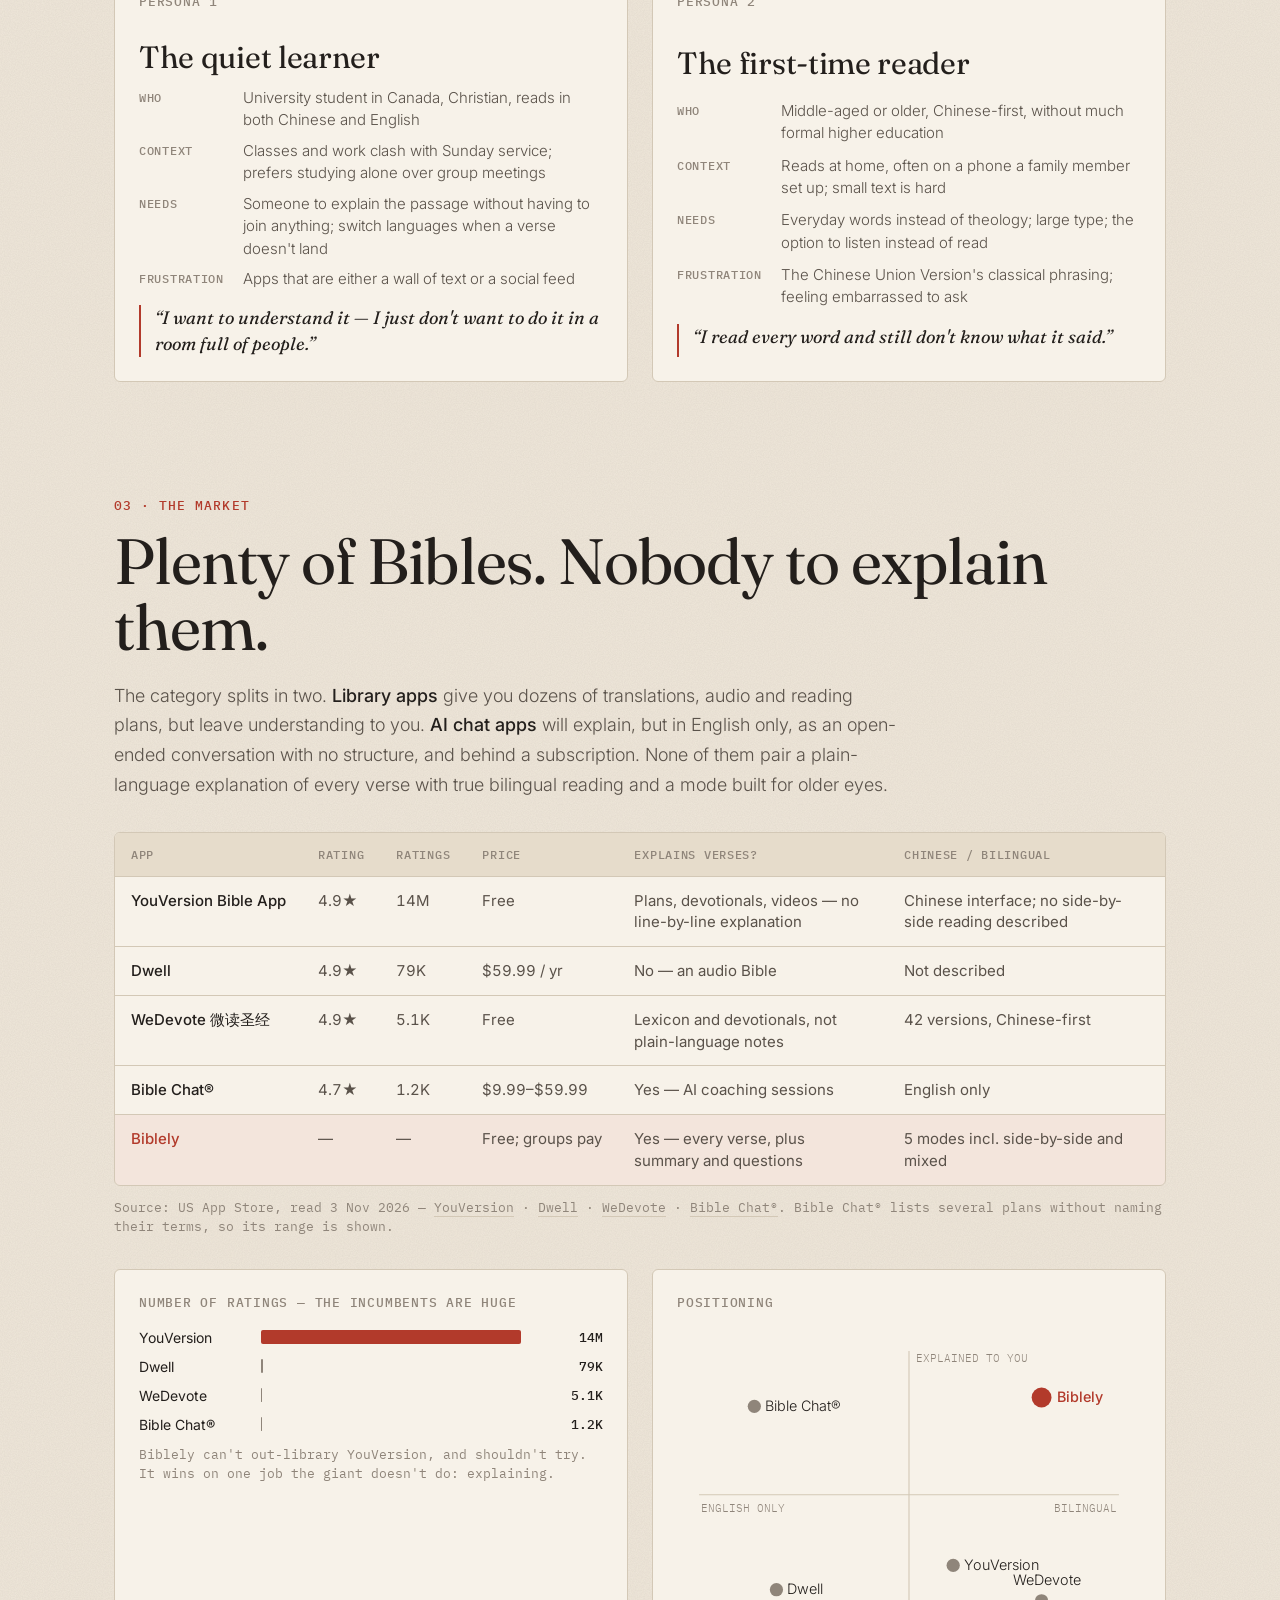
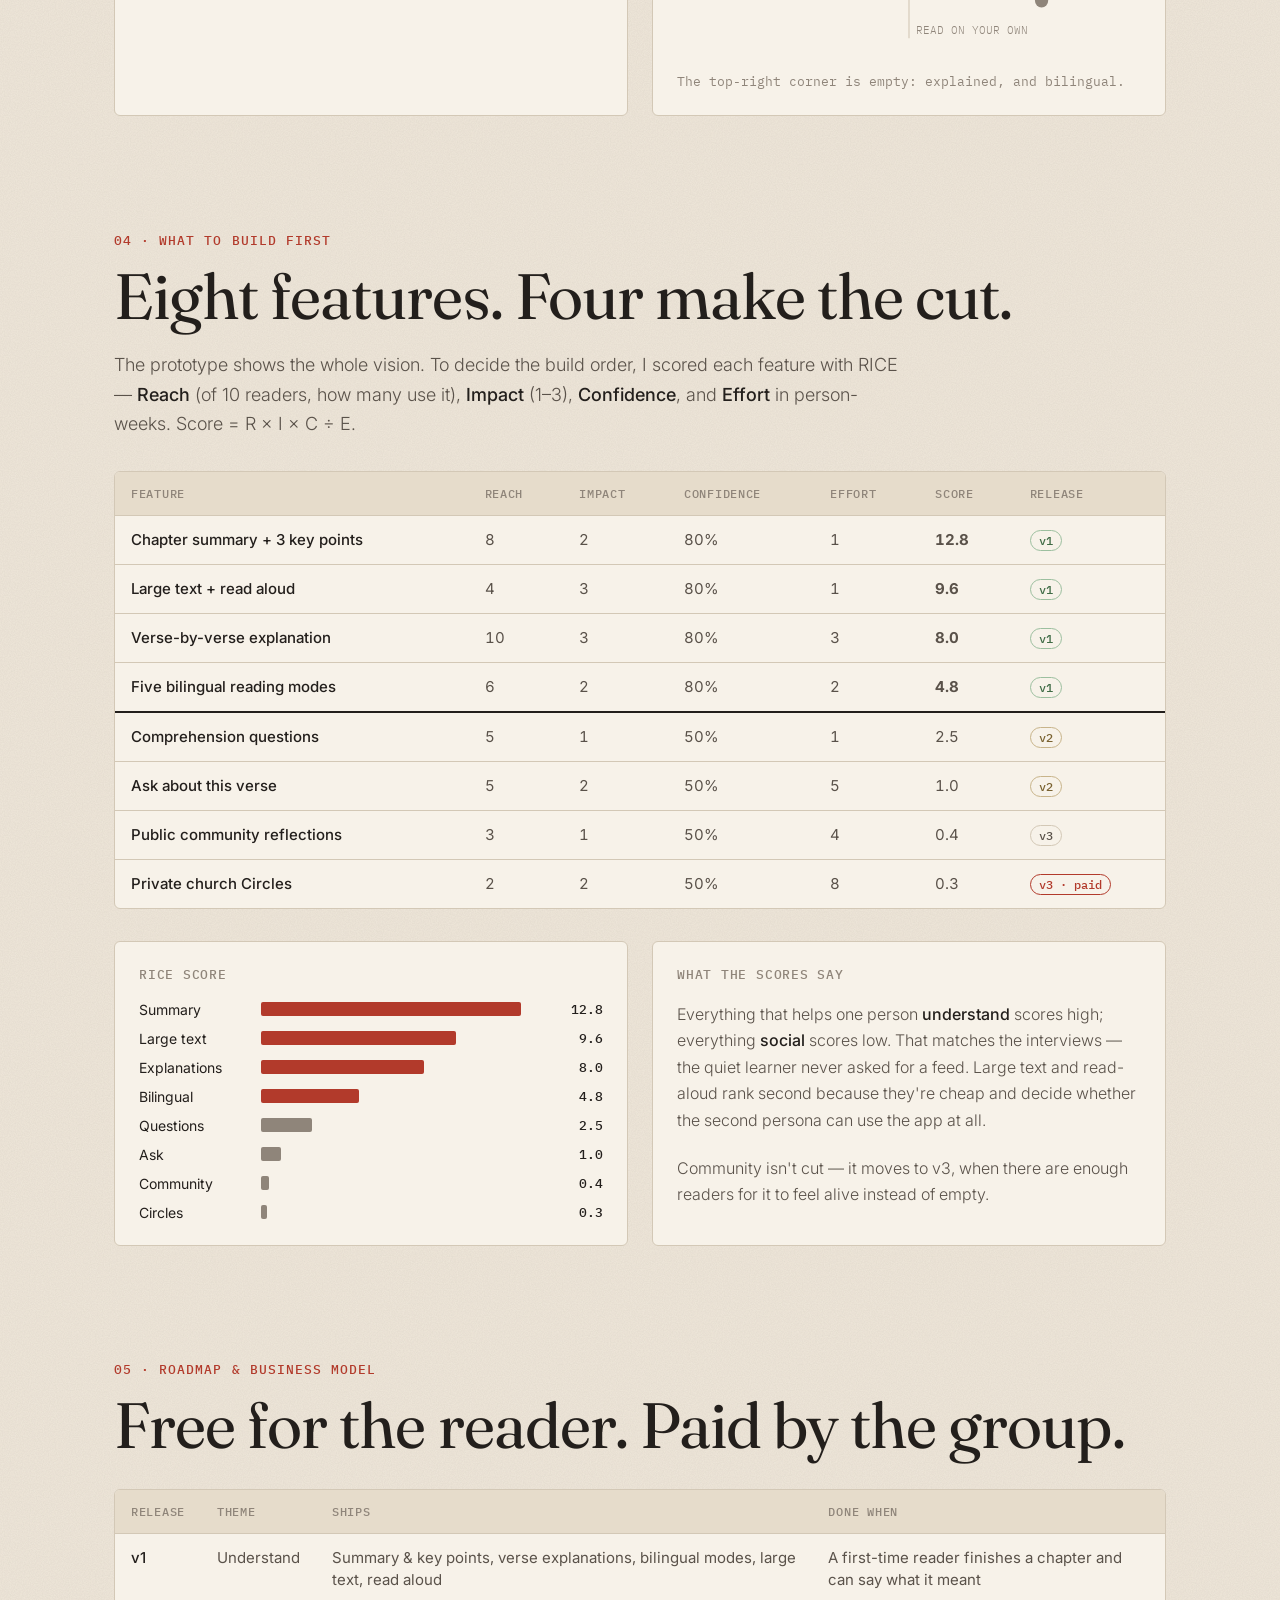
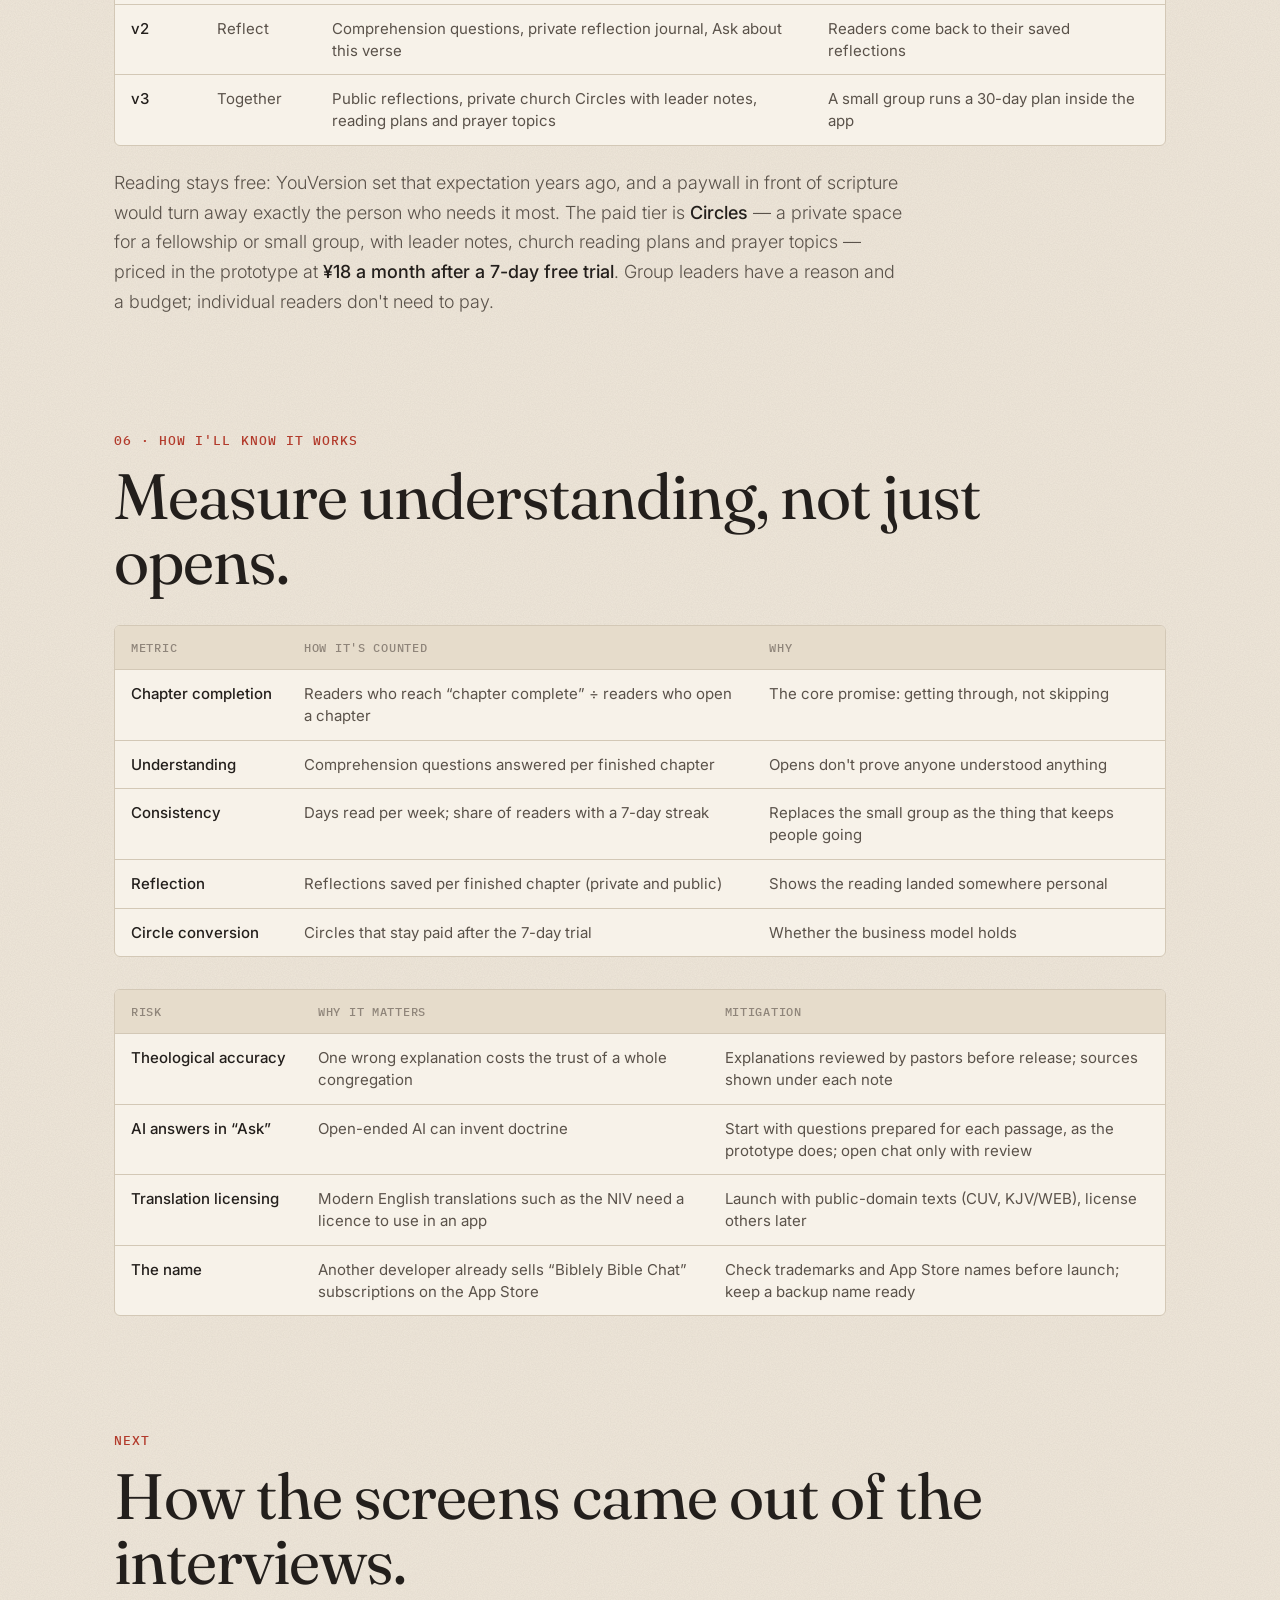
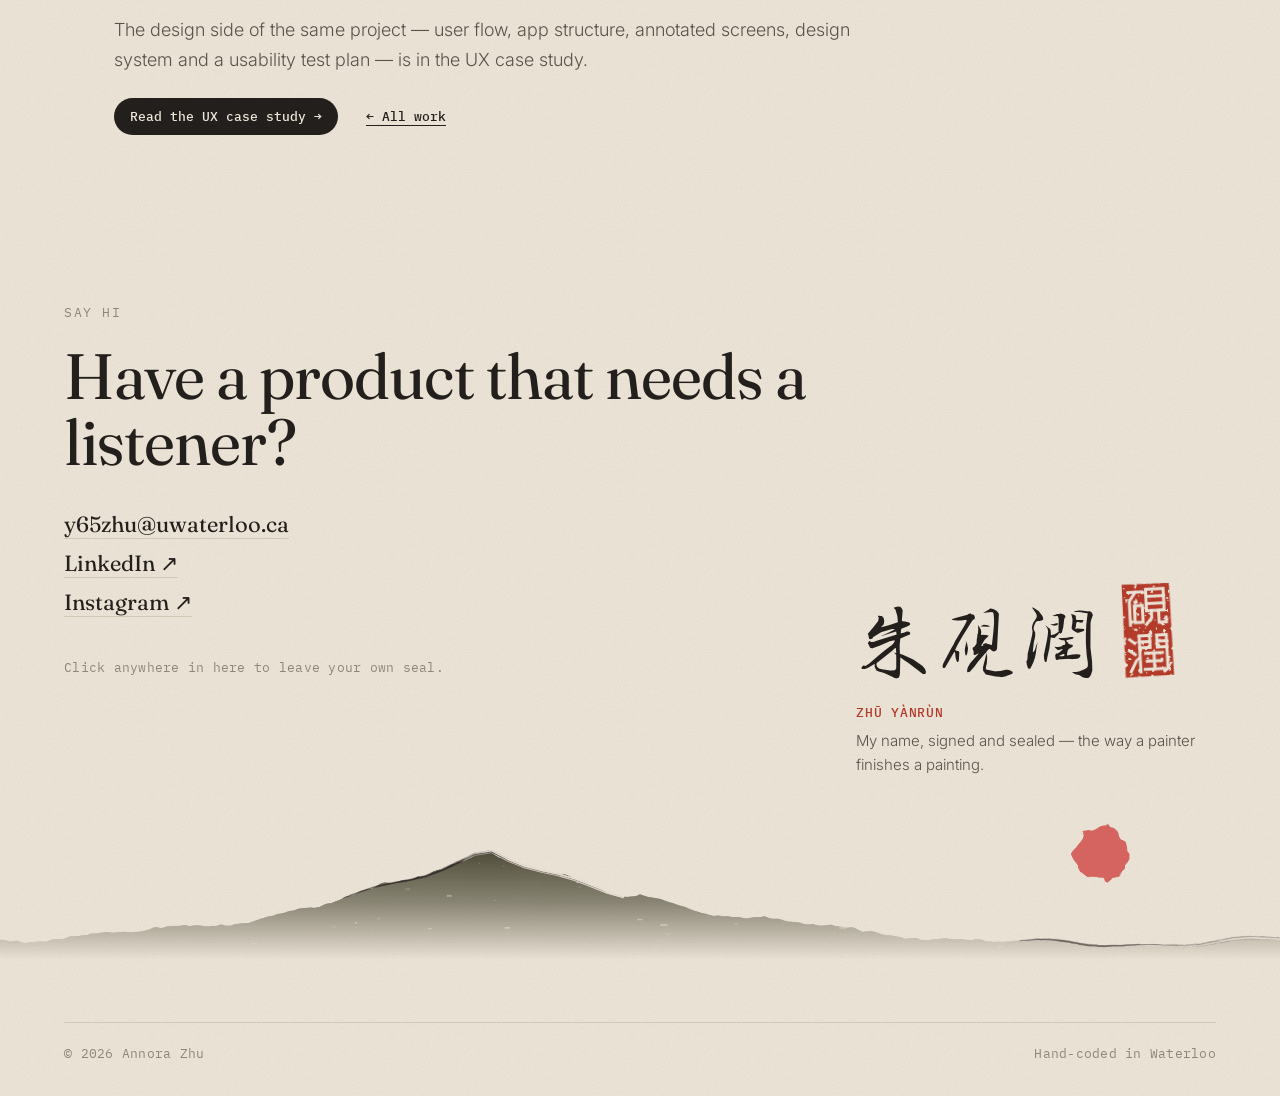
<file: biblely-brief.html>
<!doctype html>
<html lang="en">
<head>
  <meta charset="utf-8">
  <meta name="viewport" content="width=device-width, initial-scale=1">
  <title>Biblely Product Brief · Annora Zhu</title>
  <meta name="description" content="Product brief for Biblely, a bilingual Bible app that explains scripture verse by verse: research, personas, competitors, RICE prioritization, roadmap and metrics.">
  <link rel="preconnect" href="https://fonts.googleapis.com">
  <link rel="preconnect" href="https://fonts.gstatic.com" crossorigin>
  <link href="https://fonts.googleapis.com/css2?family=Fraunces:ital,opsz,wght@0,9..144,300..600;1,9..144,300..500&family=IBM+Plex+Mono:wght@400;500&family=Inter:wght@300;400;500&display=swap" rel="stylesheet">
  <link rel="preload" href="danxingshu-subset.woff2" as="font" type="font/woff2" crossorigin>
  <link rel="stylesheet" href="styles.css?v=202611041420">
  <link rel="stylesheet" href="case.css?v=202611041420">
  <style>
    .cs-hero figure.one { grid-template-columns: 1fr; max-width: 300px; justify-self: end; }
    .cs-hero figure.one img { aspect-ratio: 575/900; }
    .persona { display: grid; gap: 14px; }
    .persona h3 { font-size: clamp(26px, 2.4vw, 32px); }
    .persona dl { display: grid; grid-template-columns: 90px 1fr; gap: 8px 14px; font: 300 15px/1.5 var(--sans); color: var(--ink-2); }
    .persona dt { font: 500 12px var(--mono); letter-spacing: .06em; text-transform: uppercase; color: var(--ink-3); padding-top: 3px; }
    .persona blockquote { margin: 0; padding-left: 14px; border-left: 2px solid var(--zhu); font: italic 400 18px/1.45 var(--display); color: var(--ink); }
    .cs tr.cut td { border-top: 2px solid var(--ink); }
    @media (max-width: 900px) { .cs-hero figure.one { justify-self: start; } .persona dl { grid-template-columns: 76px 1fr; } }
  </style>
</head>
<body>

<nav class="nav">
  <a class="brand" href="index.html"><span class="dx">朱</span><span class="name-en">Annora Zhu</span></a>
  <ul class="tabs">
    <li><a href="index.html">Home</a></li>
    <li><a href="work.html" aria-current="page">Work</a></li>
    <li><a href="about.html">About</a></li>
    <li><a href="lens.html">Lens</a></li>
  </ul>
  <a class="btn" href="#hello">Say hi</a>
</nav>

<main class="cs">

<section class="cs-hero">
  <div>
    <nav class="cs-switch" aria-label="Two ways to read this project"><a href="biblely-brief.html" aria-current="page">Product &amp; marketing</a><a href="biblely-ux.html">UX &amp; design</a></nav>
    <p class="mono eyebrow">Product brief · Biblely · personal project</p>
    <h1>A pastor in your pocket, for people who'd rather <em>read alone</em>.</h1>
    <p class="lead">Biblely explains scripture line by line, in plain words, in Chinese and English. I'm a Christian, and I built it for a problem I have myself. This brief covers what I learned, who it's for, what to build first, and how I'll know it works.</p>
    <div class="d-links" style="margin-top:28px"><a class="pill" href="#prototype">Try the prototype ↓</a></div>
  </div>
  <figure class="one">
    <img src="biblely.jpg" alt="Biblely home screen with a Chinese and English language switch">
  </figure>
</section>

<section style="padding-top:0">
  <div class="cs-facts">
    <div><strong>5</strong><span>reading modes, from Chinese-only to side-by-side bilingual</span></div>
    <div><strong>8</strong><span>features scored with RICE to set the build order</span></div>
    <div><strong>4</strong><span>of them make the first release; community waits</span></div>
    <div><strong>2</strong><span>personas: the quiet learner and the first-time reader</span></div>
  </div>
</section>

<!-- prototype -->
<section id="prototype">
  <p class="cs-num">Try it · live prototype</p>
  <h2>Read John 3 the way Biblely reads it.</h2>
  <div class="proto">
    <div class="proto-side">
      <p class="cs-text" style="margin-top:0">This is the working prototype, not a screenshot. Scroll inside the phone: switch between 中文 and EN, open a chapter, read the plain-language note under each verse, reveal the comprehension questions, and try the text-size and reading-mode settings under 我的.</p>
      <a class="link" href="https://y65zhu.github.io/Biblely/" target="_blank" rel="noopener">Open it full screen ↗</a>
    </div>
    <div class="proto-stage">
      <div class="proto-phone"><iframe src="https://y65zhu.github.io/Biblely/" title="Biblely live prototype" loading="lazy" style="position:absolute;inset:0;width:100%;height:100%;border:0"></iframe></div>
    </div>
  </div>
</section>

<!-- 01 research -->
<section>
  <p class="cs-num">01 · What I heard</p>
  <h2>People don't stop reading because they stop believing.</h2>
  <p class="cs-text">I interviewed my mom, a few friends from church, and myself. Most people in my church are Chinese, but the problem isn't Chinese-specific — people everywhere read the Bible, and they get stuck in the same places. Four findings came up again and again:</p>
  <div class="cs-table-wrap">
    <table>
      <thead><tr><th>What I heard</th><th>What it means</th><th>Product answer</th></tr></thead>
      <tbody>
        <tr><td>“Every translation reads differently, and none of them are easy.”</td><td>The text itself is the first barrier — classical Chinese and old English both</td><td>Plain-language explanation under every verse</td></tr>
        <tr><td>“There's no pastor to walk me through it line by line.”</td><td>Sunday sermons explain; reading alone at home doesn't</td><td>A “tutor” voice: chapter summary, key points, verse-by-verse notes</td></tr>
        <tr><td>“Without a small group I don't keep going.”</td><td>Consistency comes from accountability, not willpower</td><td>Progress, streaks and a reflection at the end of each chapter</td></tr>
        <tr><td>“I'd rather learn quietly on my own.”</td><td>Not everyone wants a group — and groups are what most apps push</td><td>Private by default; sharing is always a choice</td></tr>
      </tbody>
    </table>
  </div>
  <p class="cs-quote">The job to be done: <em>“When I can't make it to Sunday service, help me understand today's passage as if someone were explaining it to me.”</em></p>
</section>

<!-- 02 personas -->
<section>
  <p class="cs-num">02 · Who it's for</p>
  <h2>Two readers, one app.</h2>
  <div class="cs-two">
    <div class="cs-card persona">
      <h4>Persona 1</h4>
      <h3>The quiet learner</h3>
      <dl>
        <dt>Who</dt><dd>University student in Canada, Christian, reads in both Chinese and English</dd>
        <dt>Context</dt><dd>Classes and work clash with Sunday service; prefers studying alone over group meetings</dd>
        <dt>Needs</dt><dd>Someone to explain the passage without having to join anything; switch languages when a verse doesn't land</dd>
        <dt>Frustration</dt><dd>Apps that are either a wall of text or a social feed</dd>
      </dl>
      <blockquote>“I want to understand it — I just don't want to do it in a room full of people.”</blockquote>
    </div>
    <div class="cs-card persona">
      <h4>Persona 2</h4>
      <h3>The first-time reader</h3>
      <dl>
        <dt>Who</dt><dd>Middle-aged or older, Chinese-first, without much formal higher education</dd>
        <dt>Context</dt><dd>Reads at home, often on a phone a family member set up; small text is hard</dd>
        <dt>Needs</dt><dd>Everyday words instead of theology; large type; the option to listen instead of read</dd>
        <dt>Frustration</dt><dd>The Chinese Union Version's classical phrasing; feeling embarrassed to ask</dd>
      </dl>
      <blockquote>“I read every word and still don't know what it said.”</blockquote>
    </div>
  </div>
</section>

<!-- 03 competitors -->
<section>
  <p class="cs-num">03 · The market</p>
  <h2>Plenty of Bibles. Nobody to explain them.</h2>
  <p class="cs-text">The category splits in two. <strong>Library apps</strong> give you dozens of translations, audio and reading plans, but leave understanding to you. <strong>AI chat apps</strong> will explain, but in English only, as an open-ended conversation with no structure, and behind a subscription. None of them pair a plain-language explanation of every verse with true bilingual reading and a mode built for older eyes.</p>
  <div class="cs-table-wrap">
    <table>
      <thead><tr><th>App</th><th>Rating</th><th>Ratings</th><th>Price</th><th>Explains verses?</th><th>Chinese / bilingual</th></tr></thead>
      <tbody>
        <tr><td>YouVersion Bible App</td><td class="n">4.9★</td><td class="n">14M</td><td class="n">Free</td><td>Plans, devotionals, videos — no line-by-line explanation</td><td>Chinese interface; no side-by-side reading described</td></tr>
        <tr><td>Dwell</td><td class="n">4.9★</td><td class="n">79K</td><td class="n">$59.99 / yr</td><td>No — an audio Bible</td><td>Not described</td></tr>
        <tr><td>WeDevote 微读圣经</td><td class="n">4.9★</td><td class="n">5.1K</td><td class="n">Free</td><td>Lexicon and devotionals, not plain-language notes</td><td>42 versions, Chinese-first</td></tr>
        <tr><td>Bible Chat®</td><td class="n">4.7★</td><td class="n">1.2K</td><td class="n">$9.99–$59.99</td><td>Yes — AI coaching sessions</td><td>English only</td></tr>
        <tr class="us"><td>Biblely</td><td class="n">—</td><td class="n">—</td><td class="n">Free; groups pay</td><td>Yes — every verse, plus summary and questions</td><td>5 modes incl. side-by-side and mixed</td></tr>
      </tbody>
    </table>
  </div>
  <p class="cs-note">Source: US App Store, read 3 Nov 2026 —
    <a href="https://apps.apple.com/us/app/bible/id282935706">YouVersion</a> ·
    <a href="https://apps.apple.com/us/app/dwell-audio-bible/id1343917374">Dwell</a> ·
    <a href="https://apps.apple.com/us/app/-/id654898456">WeDevote</a> ·
    <a href="https://apps.apple.com/us/app/-/id6737005701">Bible Chat®</a>. Bible Chat® lists several plans without naming their terms, so its range is shown.</p>
  <div class="cs-two">
    <div class="cs-card">
      <h4>Number of ratings — the incumbents are huge</h4>
      <div class="bars">
        <div class="bar hi"><span>YouVersion</span><i style="--w:100%"></i><b>14M</b></div>
        <div class="bar"><span>Dwell</span><i style="--w:0.6%"></i><b>79K</b></div>
        <div class="bar"><span>WeDevote</span><i style="--w:0.4%"></i><b>5.1K</b></div>
        <div class="bar"><span>Bible Chat®</span><i style="--w:0.3%"></i><b>1.2K</b></div>
      </div>
      <p class="cs-note">Biblely can't out-library YouVersion, and shouldn't try. It wins on one job the giant doesn't do: explaining.</p>
    </div>
    <div class="cs-card map">
      <h4>Positioning</h4>
      <svg viewBox="0 0 420 300" role="img" aria-label="Positioning map: English-only versus bilingual on the horizontal axis, read on your own versus explained to you on the vertical axis. Biblely sits alone in the bilingual and explained corner.">
        <line x1="210" y1="20" x2="210" y2="280" stroke="#d3c8b6"/><line x1="20" y1="150" x2="400" y2="150" stroke="#d3c8b6"/>
        <text x="22" y="166" font-family="IBM Plex Mono" font-size="10" fill="#8f857a">ENGLISH ONLY</text>
        <text x="398" y="166" font-family="IBM Plex Mono" font-size="10" fill="#8f857a" text-anchor="end">BILINGUAL</text>
        <text x="216" y="30" font-family="IBM Plex Mono" font-size="10" fill="#8f857a">EXPLAINED TO YOU</text>
        <text x="216" y="276" font-family="IBM Plex Mono" font-size="10" fill="#8f857a">READ ON YOUR OWN</text>
        <g font-family="Inter" font-size="13" fill="#231f1c">
          <circle cx="70" cy="70" r="6" fill="#8f857a"/><text x="80" y="74">Bible Chat®</text>
          <circle cx="90" cy="236" r="6" fill="#8f857a"/><text x="100" y="240">Dwell</text>
          <circle cx="250" cy="214" r="6" fill="#8f857a"/><text x="260" y="218">YouVersion</text>
          <circle cx="330" cy="246" r="6" fill="#8f857a"/><text x="304" y="232">WeDevote</text>
          <circle cx="330" cy="62" r="9" fill="#b23a2b"/><text x="344" y="66" fill="#b23a2b" font-weight="500">Biblely</text>
        </g>
      </svg>
      <p class="cs-note">The top-right corner is empty: explained, and bilingual.</p>
    </div>
  </div>
</section>

<!-- 04 prioritization -->
<section>
  <p class="cs-num">04 · What to build first</p>
  <h2>Eight features. Four make the cut.</h2>
  <p class="cs-text">The prototype shows the whole vision. To decide the build order, I scored each feature with RICE — <strong>Reach</strong> (of 10 readers, how many use it), <strong>Impact</strong> (1–3), <strong>Confidence</strong>, and <strong>Effort</strong> in person-weeks. Score = R × I × C ÷ E.</p>
  <div class="cs-table-wrap">
    <table>
      <thead><tr><th>Feature</th><th>Reach</th><th>Impact</th><th>Confidence</th><th>Effort</th><th>Score</th><th>Release</th></tr></thead>
      <tbody>
        <tr><td>Chapter summary + 3 key points</td><td class="n">8</td><td class="n">2</td><td class="n">80%</td><td class="n">1</td><td class="n"><b>12.8</b></td><td><span class="tag free">v1</span></td></tr>
        <tr><td>Large text + read aloud</td><td class="n">4</td><td class="n">3</td><td class="n">80%</td><td class="n">1</td><td class="n"><b>9.6</b></td><td><span class="tag free">v1</span></td></tr>
        <tr><td>Verse-by-verse explanation</td><td class="n">10</td><td class="n">3</td><td class="n">80%</td><td class="n">3</td><td class="n"><b>8.0</b></td><td><span class="tag free">v1</span></td></tr>
        <tr><td>Five bilingual reading modes</td><td class="n">6</td><td class="n">2</td><td class="n">80%</td><td class="n">2</td><td class="n"><b>4.8</b></td><td><span class="tag free">v1</span></td></tr>
        <tr class="cut"><td>Comprehension questions</td><td class="n">5</td><td class="n">1</td><td class="n">50%</td><td class="n">1</td><td class="n">2.5</td><td><span class="tag plan">v2</span></td></tr>
        <tr><td>Ask about this verse</td><td class="n">5</td><td class="n">2</td><td class="n">50%</td><td class="n">5</td><td class="n">1.0</td><td><span class="tag plan">v2</span></td></tr>
        <tr><td>Public community reflections</td><td class="n">3</td><td class="n">1</td><td class="n">50%</td><td class="n">4</td><td class="n">0.4</td><td><span class="tag">v3</span></td></tr>
        <tr><td>Private church Circles</td><td class="n">2</td><td class="n">2</td><td class="n">50%</td><td class="n">8</td><td class="n">0.3</td><td><span class="tag plus">v3 · paid</span></td></tr>
      </tbody>
    </table>
  </div>
  <div class="cs-two">
    <div class="cs-card">
      <h4>RICE score</h4>
      <div class="bars">
        <div class="bar hi"><span>Summary</span><i style="--w:100%"></i><b>12.8</b></div>
        <div class="bar hi"><span>Large text</span><i style="--w:75%"></i><b>9.6</b></div>
        <div class="bar hi"><span>Explanations</span><i style="--w:62.5%"></i><b>8.0</b></div>
        <div class="bar hi"><span>Bilingual</span><i style="--w:37.5%"></i><b>4.8</b></div>
        <div class="bar"><span>Questions</span><i style="--w:19.5%"></i><b>2.5</b></div>
        <div class="bar"><span>Ask</span><i style="--w:7.8%"></i><b>1.0</b></div>
        <div class="bar"><span>Community</span><i style="--w:3.1%"></i><b>0.4</b></div>
        <div class="bar"><span>Circles</span><i style="--w:2.3%"></i><b>0.3</b></div>
      </div>
    </div>
    <div class="cs-card">
      <h4>What the scores say</h4>
      <p class="cs-text" style="margin-top:0;font-size:16px">Everything that helps one person <strong>understand</strong> scores high; everything <strong>social</strong> scores low. That matches the interviews — the quiet learner never asked for a feed. Large text and read-aloud rank second because they're cheap and decide whether the second persona can use the app at all.</p>
      <p class="cs-text" style="font-size:16px">Community isn't cut — it moves to v3, when there are enough readers for it to feel alive instead of empty.</p>
    </div>
  </div>
</section>

<!-- 05 roadmap + money -->
<section>
  <p class="cs-num">05 · Roadmap &amp; business model</p>
  <h2>Free for the reader. Paid by the group.</h2>
  <div class="cs-table-wrap">
    <table>
      <thead><tr><th>Release</th><th>Theme</th><th>Ships</th><th>Done when</th></tr></thead>
      <tbody>
        <tr><td>v1</td><td>Understand</td><td>Summary &amp; key points, verse explanations, bilingual modes, large text, read aloud</td><td>A first-time reader finishes a chapter and can say what it meant</td></tr>
        <tr><td>v2</td><td>Reflect</td><td>Comprehension questions, private reflection journal, Ask about this verse</td><td>Readers come back to their saved reflections</td></tr>
        <tr><td>v3</td><td>Together</td><td>Public reflections, private church Circles with leader notes, reading plans and prayer topics</td><td>A small group runs a 30-day plan inside the app</td></tr>
      </tbody>
    </table>
  </div>
  <p class="cs-text">Reading stays free: YouVersion set that expectation years ago, and a paywall in front of scripture would turn away exactly the person who needs it most. The paid tier is <strong>Circles</strong> — a private space for a fellowship or small group, with leader notes, church reading plans and prayer topics — priced in the prototype at <strong>¥18 a month after a 7-day free trial</strong>. Group leaders have a reason and a budget; individual readers don't need to pay.</p>
</section>

<!-- 06 metrics + risks -->
<section>
  <p class="cs-num">06 · How I'll know it works</p>
  <h2>Measure understanding, not just opens.</h2>
  <div class="cs-table-wrap">
    <table>
      <thead><tr><th>Metric</th><th>How it's counted</th><th>Why</th></tr></thead>
      <tbody>
        <tr><td>Chapter completion</td><td>Readers who reach “chapter complete” ÷ readers who open a chapter</td><td>The core promise: getting through, not skipping</td></tr>
        <tr><td>Understanding</td><td>Comprehension questions answered per finished chapter</td><td>Opens don't prove anyone understood anything</td></tr>
        <tr><td>Consistency</td><td>Days read per week; share of readers with a 7-day streak</td><td>Replaces the small group as the thing that keeps people going</td></tr>
        <tr><td>Reflection</td><td>Reflections saved per finished chapter (private and public)</td><td>Shows the reading landed somewhere personal</td></tr>
        <tr><td>Circle conversion</td><td>Circles that stay paid after the 7-day trial</td><td>Whether the business model holds</td></tr>
      </tbody>
    </table>
  </div>

  <div class="cs-table-wrap">
    <table>
      <thead><tr><th>Risk</th><th>Why it matters</th><th>Mitigation</th></tr></thead>
      <tbody>
        <tr><td>Theological accuracy</td><td>One wrong explanation costs the trust of a whole congregation</td><td>Explanations reviewed by pastors before release; sources shown under each note</td></tr>
        <tr><td>AI answers in “Ask”</td><td>Open-ended AI can invent doctrine</td><td>Start with questions prepared for each passage, as the prototype does; open chat only with review</td></tr>
        <tr><td>Translation licensing</td><td>Modern English translations such as the NIV need a licence to use in an app</td><td>Launch with public-domain texts (CUV, KJV/WEB), license others later</td></tr>
        <tr><td>The name</td><td>Another developer already sells “Biblely Bible Chat” subscriptions on the App Store</td><td>Check trademarks and App Store names before launch; keep a backup name ready</td></tr>
      </tbody>
    </table>
  </div>
</section>

<section class="cs-next">
  <p class="cs-num">Next</p>
  <h2>How the screens came out of the interviews.</h2>
  <p class="cs-text">The design side of the same project — user flow, app structure, annotated screens, design system and a usability test plan — is in the UX case study.</p>
  <div class="d-links" style="margin-top:24px"><a class="pill" href="biblely-ux.html">Read the UX case study →</a><a class="link" href="work.html" style="align-self:center;margin-left:18px">← All work</a></div>
</section>

</main>

<a class="back-float" href="work.html">← All work</a>

<footer class="footer" id="hello">
  <div class="stamp-zone" id="stampZone">
    <p class="mono eyebrow">Say hi</p>
    <h2>Have a product that needs a listener?</h2>
    <div class="links">
      <a href="mailto:y65zhu@uwaterloo.ca">y65zhu@uwaterloo.ca</a>
      <a href="https://www.linkedin.com/in/annora-zhu-1355352b9">LinkedIn ↗</a>
      <a href="https://www.instagram.com/zz_annora">Instagram ↗</a>
    </div>
    <figure class="signature">
      <div class="sig-row"><span class="sig dx">朱硯潤</span><span class="sig-seal" data-seal="96"></span></div>
      <figcaption><span class="mono sig-roman">ZHŪ YÀNRÙN</span><span class="sig-note">My name, signed and sealed — the way a painter finishes a painting.</span></figcaption>
    </figure>
    <p class="mono stamp-hint" id="stampHint">Click anywhere in here to leave your own seal.</p>
  </div>
  <div class="footer-ink" data-ink="ridge" data-seed="12" aria-hidden="true"></div>
  <div class="fine mono"><span>© 2026 Annora Zhu</span><span>Hand-coded in Waterloo</span></div>
</footer>

<script src="main.js?v=202611041420"></script>
<script src="ink.js?v=202611041420"></script>
</body>
</html>
</file>
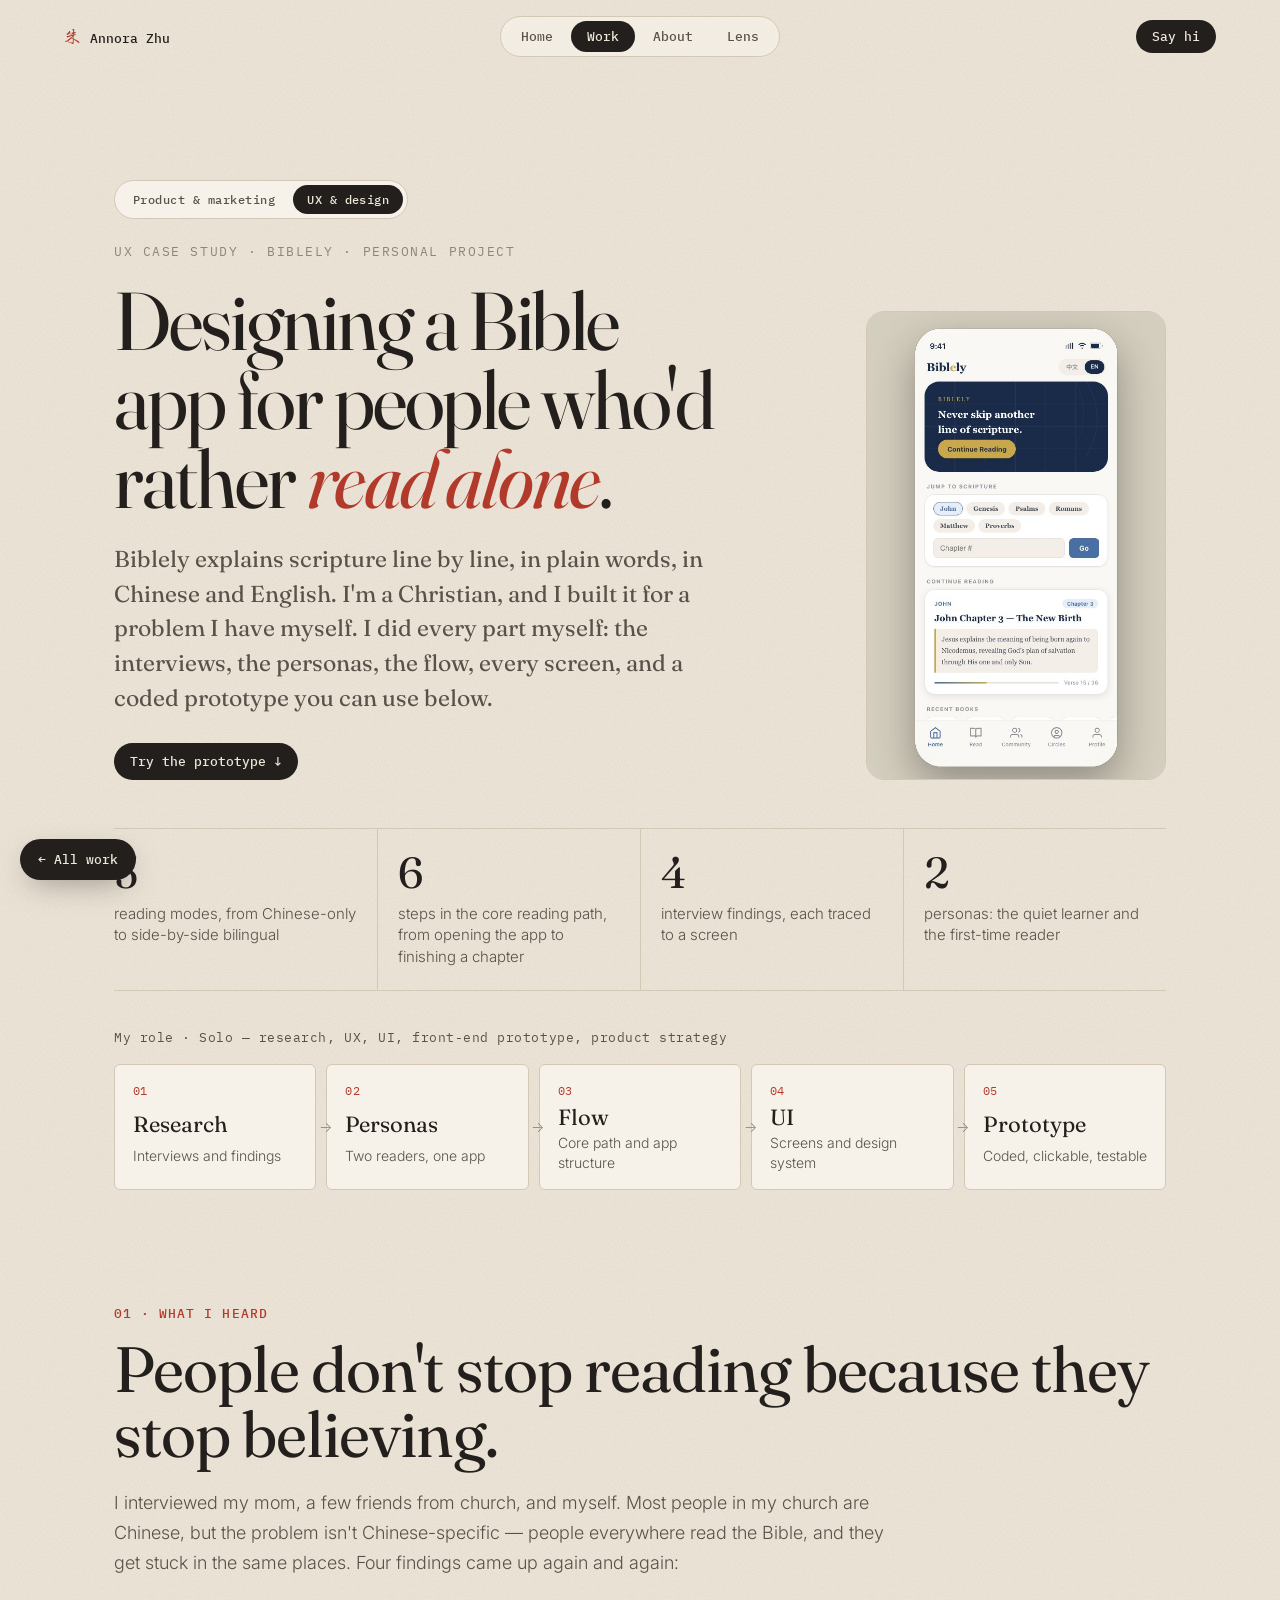
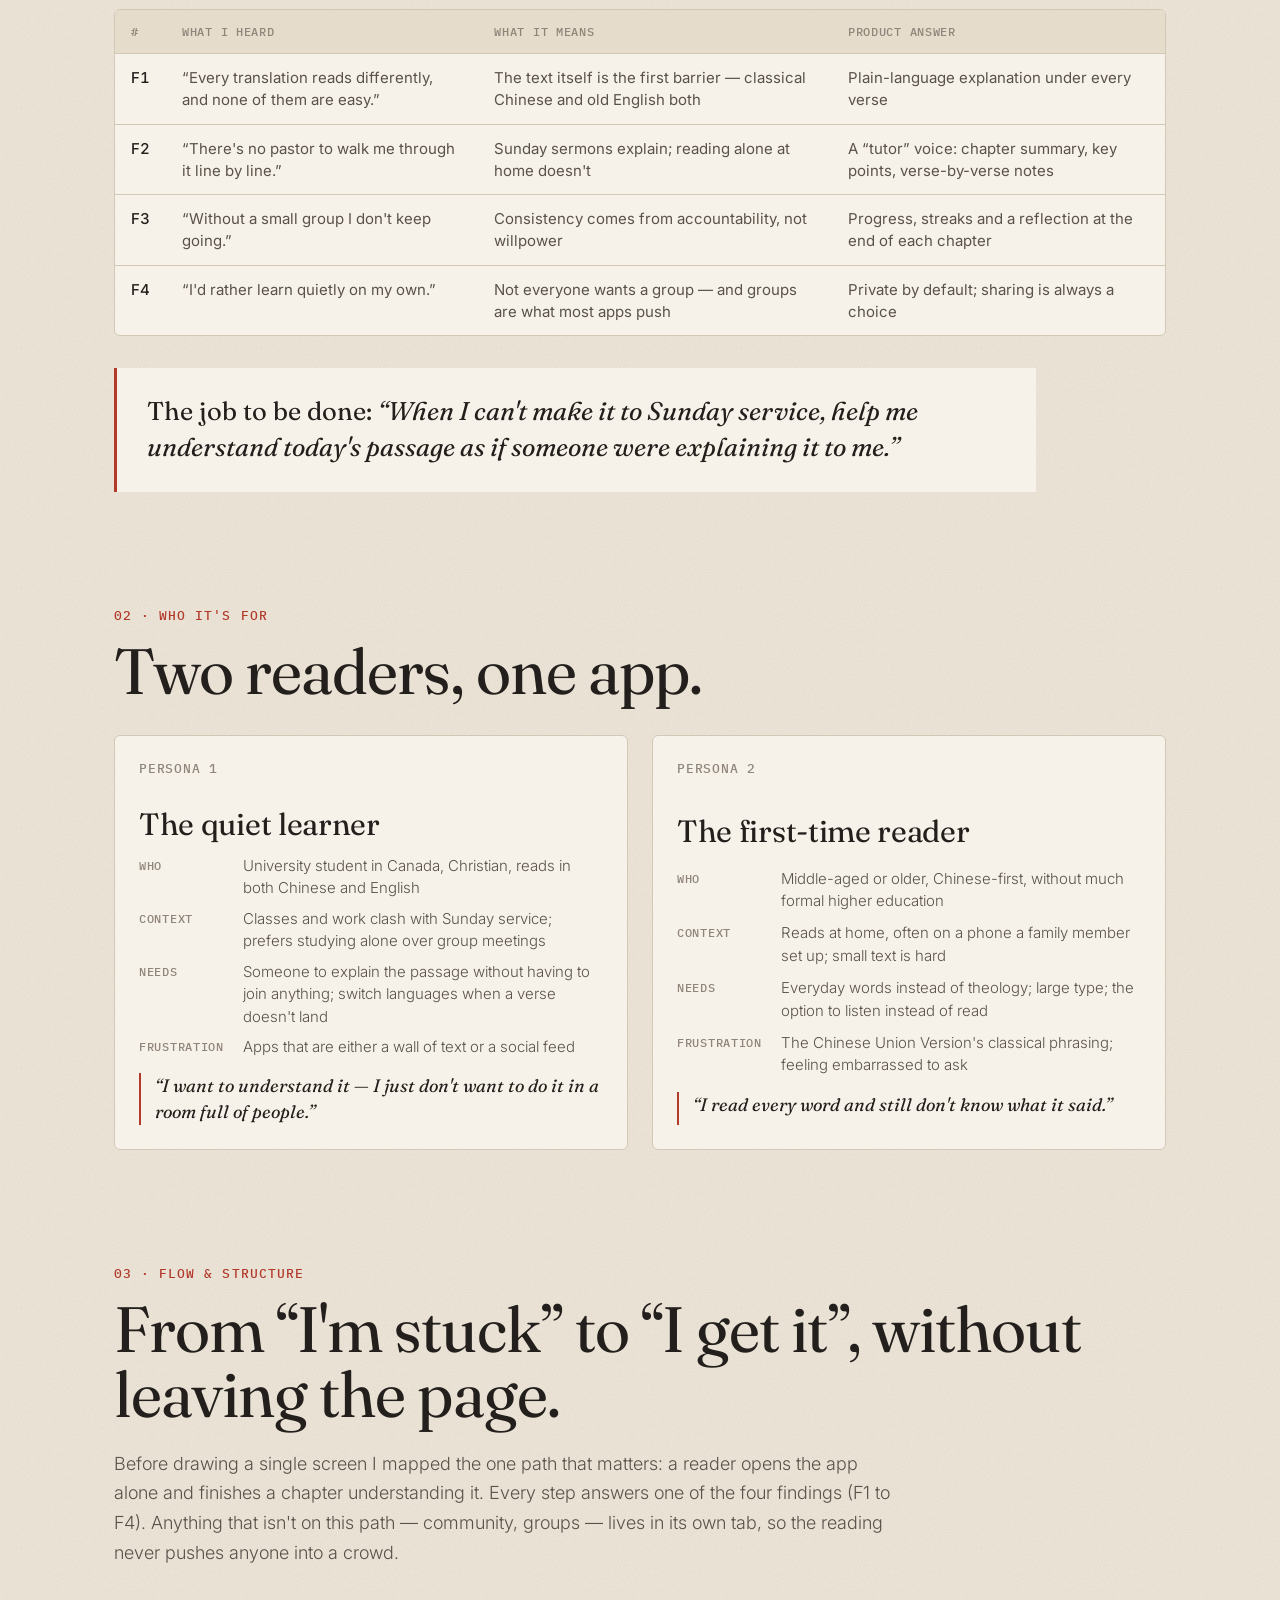
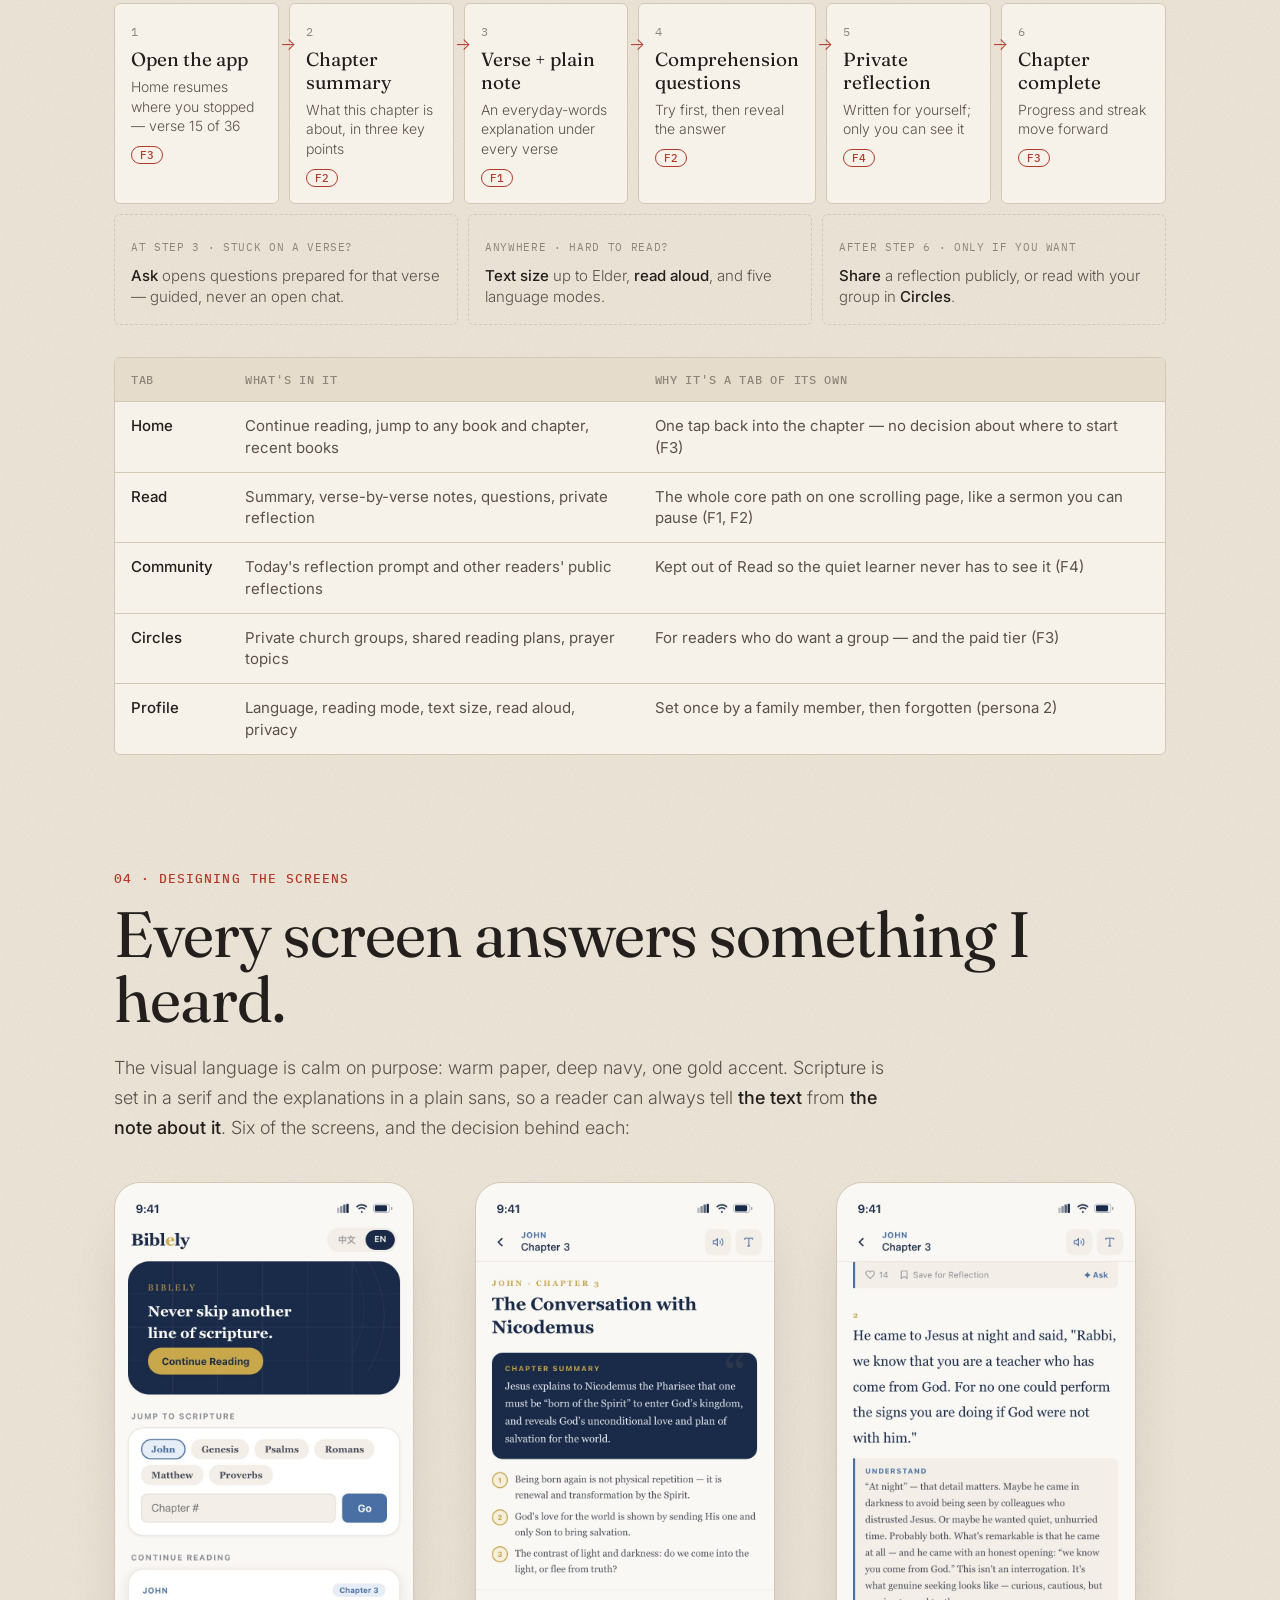
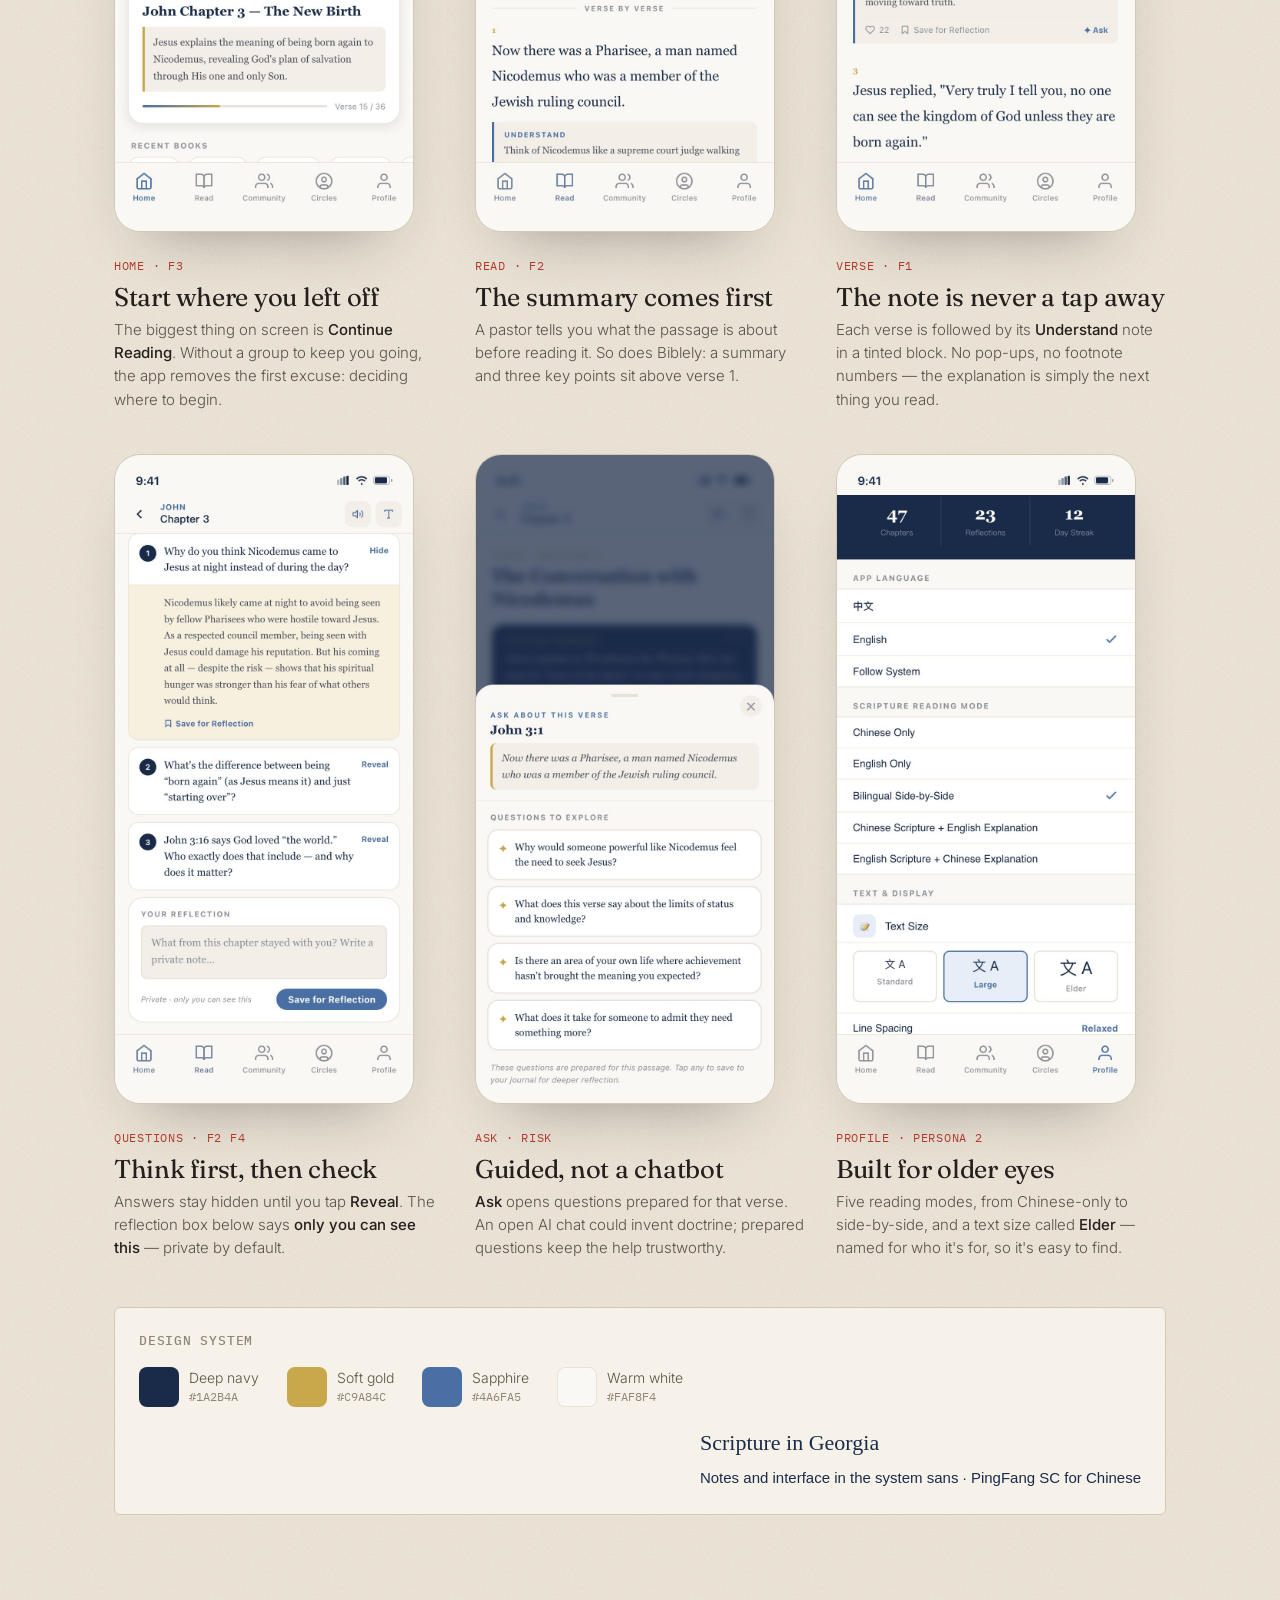
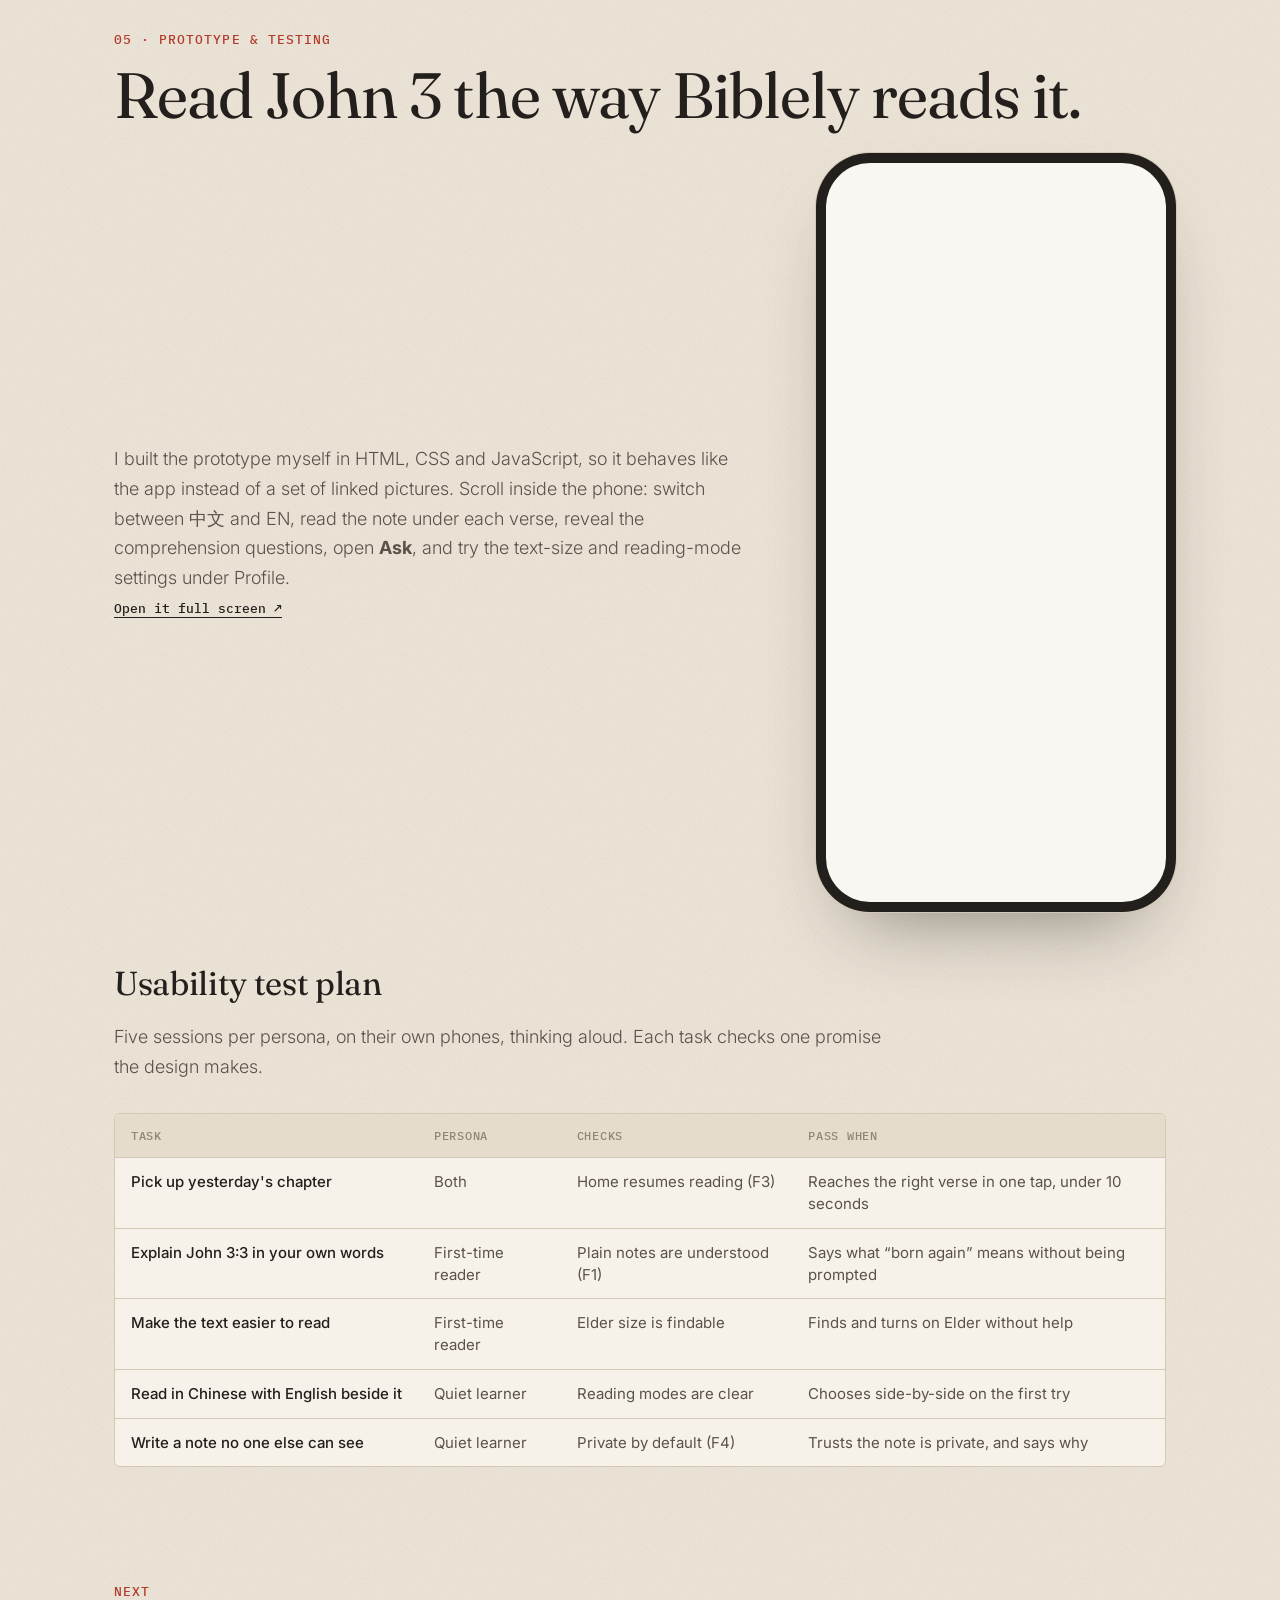
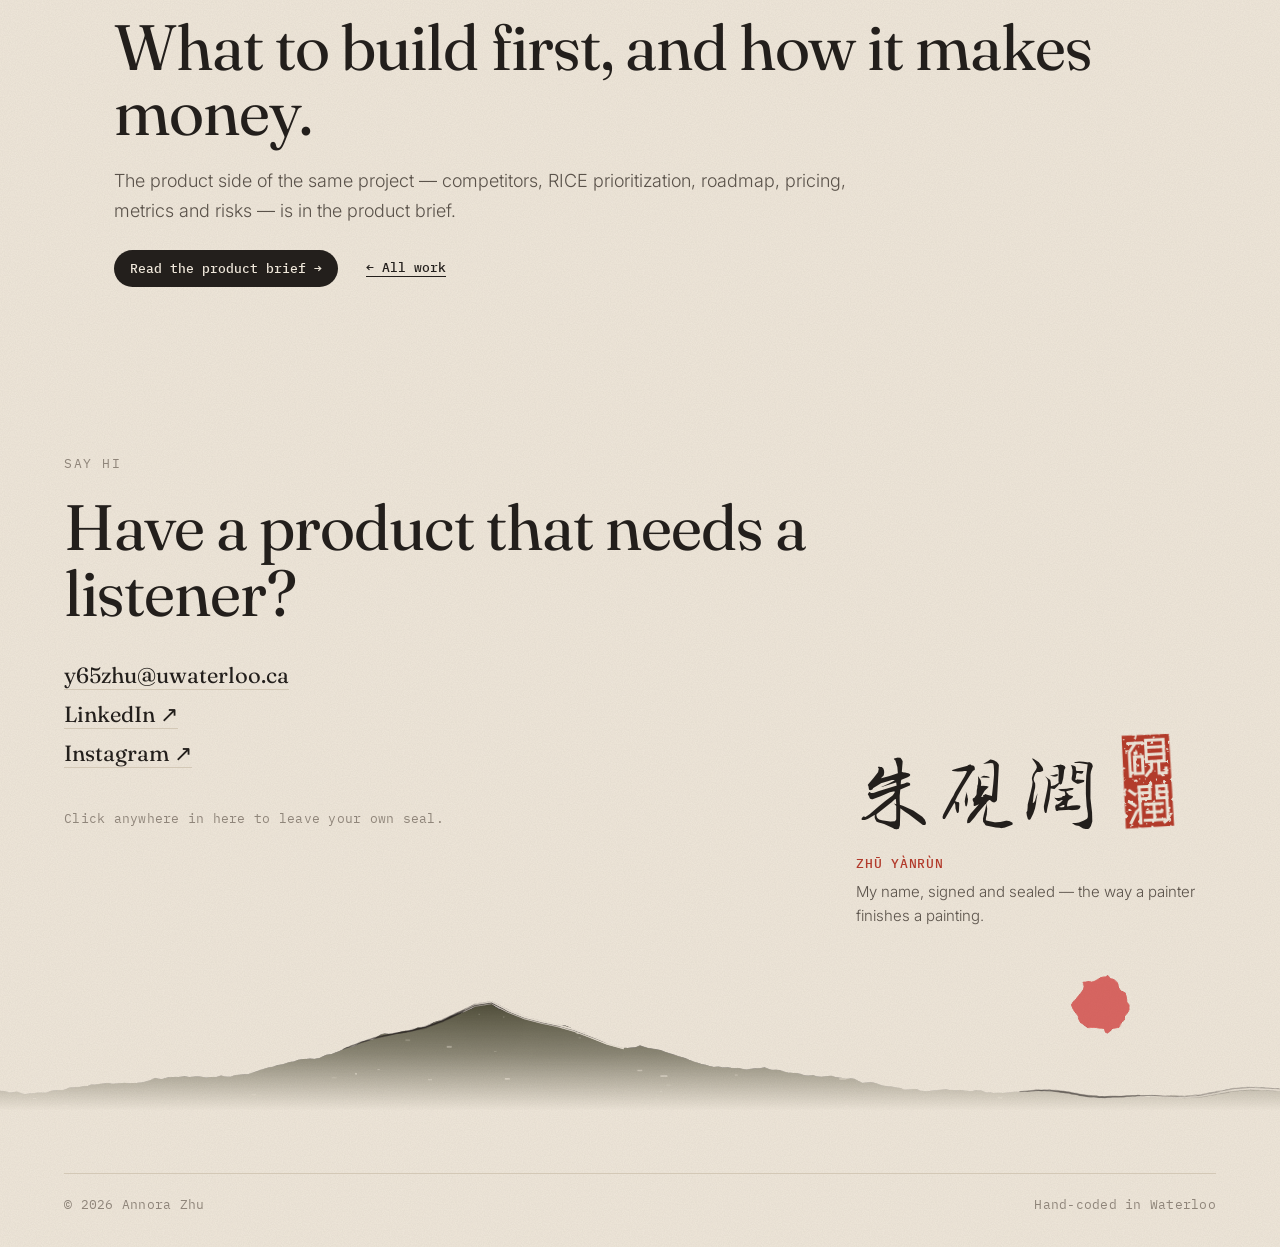
<file: biblely-ux.html>
<!doctype html>
<html lang="en">
<head>
  <meta charset="utf-8">
  <meta name="viewport" content="width=device-width, initial-scale=1">
  <title>Biblely UX Case Study · Annora Zhu</title>
  <meta name="description" content="UX case study for Biblely, a bilingual Bible app: interviews, personas, user flow, app structure, annotated screens, design system, a coded prototype and a usability test plan.">
  <link rel="preconnect" href="https://fonts.googleapis.com">
  <link rel="preconnect" href="https://fonts.gstatic.com" crossorigin>
  <link href="https://fonts.googleapis.com/css2?family=Fraunces:ital,opsz,wght@0,9..144,300..600;1,9..144,300..500&family=IBM+Plex+Mono:wght@400;500&family=Inter:wght@300;400;500&display=swap" rel="stylesheet">
  <link rel="preload" href="danxingshu-subset.woff2" as="font" type="font/woff2" crossorigin>
  <link rel="stylesheet" href="styles.css?v=202611041420">
  <link rel="stylesheet" href="case.css?v=202611041420">
  <style>
    .cs-hero figure.one { grid-template-columns: 1fr; max-width: 300px; justify-self: end; }
    .cs-hero figure.one img { aspect-ratio: 575/900; }
    .persona { display: grid; gap: 14px; }
    .persona h3 { font-size: clamp(26px, 2.4vw, 32px); }
    .persona dl { display: grid; grid-template-columns: 90px 1fr; gap: 8px 14px; font: 300 15px/1.5 var(--sans); color: var(--ink-2); }
    .persona dt { font: 500 12px var(--mono); letter-spacing: .06em; text-transform: uppercase; color: var(--ink-3); padding-top: 3px; }
    .persona blockquote { margin: 0; padding-left: 14px; border-left: 2px solid var(--zhu); font: italic 400 18px/1.45 var(--display); color: var(--ink); }
    .cs tr.cut td { border-top: 2px solid var(--ink); }
    @media (max-width: 900px) { .cs-hero figure.one { justify-self: start; } .persona dl { grid-template-columns: 76px 1fr; } }
    .cs-sub { margin-top: 64px; font-size: clamp(26px, 2.6vw, 34px); }
    .process { margin-top: 36px; }
    .process > p { font-size: 13px; color: var(--ink-2); letter-spacing: .04em; }
    .process ol { list-style: none; margin: 16px 0 0; padding: 0; display: grid; grid-template-columns: repeat(5, 1fr); gap: 10px; }
    .process a { display: grid; gap: 4px; height: 100%; padding: 16px 18px; border: 1px solid var(--rule); border-radius: 6px; background: var(--paper-3); position: relative; transition: border-color .2s; }
    .process a:hover { border-color: var(--zhu); }
    .process li:not(:last-child) a::after { content: "→"; position: absolute; right: -10px; top: 50%; transform: translate(50%, -50%); color: var(--ink-3); font-size: 14px; z-index: 1; }
    .process span { font-size: 12px; color: var(--zhu); }
    .process b { font: 400 22px/1.1 var(--display); }
    .process em { font: 300 14px/1.4 var(--sans); font-style: normal; color: var(--ink-2); }
    .flow { list-style: none; margin: 36px 0 0; padding: 0; display: grid; grid-template-columns: repeat(6, 1fr); gap: 10px; counter-reset: f; }
    .flow li { position: relative; display: grid; align-content: start; gap: 6px; padding: 18px 16px 16px; border: 1px solid var(--rule); border-radius: 6px; background: var(--paper-3); }
    .flow li:not(:last-child)::after { content: "→"; position: absolute; right: -10px; top: 26px; transform: translateX(50%); color: var(--zhu); z-index: 1; }
    .flow li > span { font-size: 12px; color: var(--ink-3); }
    .flow b { font: 400 19px/1.2 var(--display); }
    .flow em { font: 300 14px/1.4 var(--sans); font-style: normal; color: var(--ink-2); }
    .flow i { justify-self: start; margin-top: 4px; font: 500 11px var(--mono); font-style: normal; color: var(--zhu); border: 1px solid var(--zhu); border-radius: 999px; padding: 1px 8px; }
    .flow-side { display: grid; grid-template-columns: repeat(3, 1fr); gap: 10px; margin-top: 10px; }
    .flow-side div { padding: 16px; border: 1px dashed var(--rule); border-radius: 6px; }
    .flow-side .mono { font-size: 11px; letter-spacing: .06em; text-transform: uppercase; color: var(--ink-3); }
    .flow-side p { margin-top: 6px; font: 300 15px/1.45 var(--sans); color: var(--ink-2); }
    .flow-side b { font-weight: 500; color: var(--ink); }
    .screens { display: grid; grid-template-columns: repeat(3, 1fr); gap: clamp(24px, 3.4vw, 44px) clamp(18px, 2.4vw, 32px); margin-top: 40px; }
    .screens figure { margin: 0; display: grid; gap: 18px; align-content: start; }
    .screens img { width: 100%; max-width: 300px; aspect-ratio: 390/844; object-fit: cover; border-radius: 26px; border: 1px solid var(--rule); box-shadow: 0 30px 60px -36px rgba(35,31,28,.45); }
    .screens .mono { font-size: 12px; letter-spacing: .06em; text-transform: uppercase; color: var(--zhu); }
    .screens h3 { margin-top: 6px; font-size: clamp(22px, 2vw, 26px); }
    .screens p { margin-top: 8px; font: 300 15px/1.55 var(--sans); color: var(--ink-2); }
    .screens p b { font-weight: 500; color: var(--ink); }
    .ds { margin-top: 48px; }
    .ds-row { display: flex; flex-wrap: wrap; gap: 18px 28px; align-items: center; }
    .sw { display: flex; align-items: center; gap: 10px; font: 300 14px/1.35 var(--sans); color: var(--ink-2); }
    .sw i { width: 40px; height: 40px; border-radius: 8px; flex: none; }
    .sw code { font: 400 12px var(--mono); color: var(--ink-3); }
    .ds-type { display: grid; gap: 4px; color: #1a2b4a; margin-left: auto; }
    @media (max-width: 1000px) { .flow { grid-template-columns: repeat(3, 1fr); } .flow li:nth-child(3)::after { display: none; } }
    @media (max-width: 900px) {
      .process ol { grid-template-columns: 1fr 1fr; } .process li:nth-child(2n) a::after { display: none; }
      .flow-side { grid-template-columns: 1fr; }
      .screens { grid-template-columns: 1fr 1fr; }
      .ds-type { margin-left: 0; }
    }
    @media (max-width: 560px) {
      .flow { grid-template-columns: 1fr; } .flow li::after { display: none; }
      .flow li:not(:last-child)::before { content: "↓"; position: absolute; left: 50%; bottom: -10px; transform: translate(-50%, 50%); color: var(--zhu); z-index: 1; background: var(--paper); padding: 0 4px; line-height: 1; }
      .process li:last-child { grid-column: span 2; } .process a { padding: 12px 14px; } .process b { font-size: 19px; }
      .flow li { padding: 14px 16px; gap: 4px; }
      .screens { grid-template-columns: 1fr; } .screens img { max-width: 260px; }
    }
  </style>
</head>
<body>

<nav class="nav">
  <a class="brand" href="index.html"><span class="dx">朱</span><span class="name-en">Annora Zhu</span></a>
  <ul class="tabs">
    <li><a href="index.html">Home</a></li>
    <li><a href="work.html" aria-current="page">Work</a></li>
    <li><a href="about.html">About</a></li>
    <li><a href="lens.html">Lens</a></li>
  </ul>
  <a class="btn" href="#hello">Say hi</a>
</nav>

<main class="cs">

<section class="cs-hero">
  <div>
    <nav class="cs-switch" aria-label="Two ways to read this project"><a href="biblely-brief.html">Product &amp; marketing</a><a href="biblely-ux.html" aria-current="page">UX &amp; design</a></nav>
    <p class="mono eyebrow">UX case study · Biblely · personal project</p>
    <h1>Designing a Bible app for people who'd rather <em>read alone</em>.</h1>
    <p class="lead">Biblely explains scripture line by line, in plain words, in Chinese and English. I'm a Christian, and I built it for a problem I have myself. I did every part myself: the interviews, the personas, the flow, every screen, and a coded prototype you can use below.</p>
    <div class="d-links" style="margin-top:28px"><a class="pill" href="#prototype">Try the prototype ↓</a></div>
  </div>
  <figure class="one">
    <img src="biblely.jpg" alt="Biblely home screen with a Chinese and English language switch">
  </figure>
</section>

<section style="padding-top:0">
  <div class="cs-facts">
    <div><strong>5</strong><span>reading modes, from Chinese-only to side-by-side bilingual</span></div>
    <div><strong>6</strong><span>steps in the core reading path, from opening the app to finishing a chapter</span></div>
    <div><strong>4</strong><span>interview findings, each traced to a screen</span></div>
    <div><strong>2</strong><span>personas: the quiet learner and the first-time reader</span></div>
  </div>
  <div class="process">
    <p class="mono">My role · Solo — research, UX, UI, front-end prototype, product strategy</p>
    <ol>
      <li><a href="#research"><span class="mono">01</span><b>Research</b><em>Interviews and findings</em></a></li>
      <li><a href="#personas"><span class="mono">02</span><b>Personas</b><em>Two readers, one app</em></a></li>
      <li><a href="#flow"><span class="mono">03</span><b>Flow</b><em>Core path and app structure</em></a></li>
      <li><a href="#screens"><span class="mono">04</span><b>UI</b><em>Screens and design system</em></a></li>
      <li><a href="#prototype"><span class="mono">05</span><b>Prototype</b><em>Coded, clickable, testable</em></a></li>
    </ol>
  </div>
</section>

<!-- 01 research -->
<section id="research">
  <p class="cs-num">01 · What I heard</p>
  <h2>People don't stop reading because they stop believing.</h2>
  <p class="cs-text">I interviewed my mom, a few friends from church, and myself. Most people in my church are Chinese, but the problem isn't Chinese-specific — people everywhere read the Bible, and they get stuck in the same places. Four findings came up again and again:</p>
  <div class="cs-table-wrap">
    <table>
      <thead><tr><th>#</th><th>What I heard</th><th>What it means</th><th>Product answer</th></tr></thead>
      <tbody>
        <tr><td class="n">F1</td><td>“Every translation reads differently, and none of them are easy.”</td><td>The text itself is the first barrier — classical Chinese and old English both</td><td>Plain-language explanation under every verse</td></tr>
        <tr><td class="n">F2</td><td>“There's no pastor to walk me through it line by line.”</td><td>Sunday sermons explain; reading alone at home doesn't</td><td>A “tutor” voice: chapter summary, key points, verse-by-verse notes</td></tr>
        <tr><td class="n">F3</td><td>“Without a small group I don't keep going.”</td><td>Consistency comes from accountability, not willpower</td><td>Progress, streaks and a reflection at the end of each chapter</td></tr>
        <tr><td class="n">F4</td><td>“I'd rather learn quietly on my own.”</td><td>Not everyone wants a group — and groups are what most apps push</td><td>Private by default; sharing is always a choice</td></tr>
      </tbody>
    </table>
  </div>
  <p class="cs-quote">The job to be done: <em>“When I can't make it to Sunday service, help me understand today's passage as if someone were explaining it to me.”</em></p>
</section>

<!-- 02 personas -->
<section id="personas">
  <p class="cs-num">02 · Who it's for</p>
  <h2>Two readers, one app.</h2>
  <div class="cs-two">
    <div class="cs-card persona">
      <h4>Persona 1</h4>
      <h3>The quiet learner</h3>
      <dl>
        <dt>Who</dt><dd>University student in Canada, Christian, reads in both Chinese and English</dd>
        <dt>Context</dt><dd>Classes and work clash with Sunday service; prefers studying alone over group meetings</dd>
        <dt>Needs</dt><dd>Someone to explain the passage without having to join anything; switch languages when a verse doesn't land</dd>
        <dt>Frustration</dt><dd>Apps that are either a wall of text or a social feed</dd>
      </dl>
      <blockquote>“I want to understand it — I just don't want to do it in a room full of people.”</blockquote>
    </div>
    <div class="cs-card persona">
      <h4>Persona 2</h4>
      <h3>The first-time reader</h3>
      <dl>
        <dt>Who</dt><dd>Middle-aged or older, Chinese-first, without much formal higher education</dd>
        <dt>Context</dt><dd>Reads at home, often on a phone a family member set up; small text is hard</dd>
        <dt>Needs</dt><dd>Everyday words instead of theology; large type; the option to listen instead of read</dd>
        <dt>Frustration</dt><dd>The Chinese Union Version's classical phrasing; feeling embarrassed to ask</dd>
      </dl>
      <blockquote>“I read every word and still don't know what it said.”</blockquote>
    </div>
  </div>
</section>

<!-- 03 flow + structure -->
<section id="flow">
  <p class="cs-num">03 · Flow &amp; structure</p>
  <h2>From “I'm stuck” to “I get it”, without leaving the page.</h2>
  <p class="cs-text">Before drawing a single screen I mapped the one path that matters: a reader opens the app alone and finishes a chapter understanding it. Every step answers one of the four findings (F1 to F4). Anything that isn't on this path — community, groups — lives in its own tab, so the reading never pushes anyone into a crowd.</p>
  <ol class="flow">
    <li><span class="mono">1</span><b>Open the app</b><em>Home resumes where you stopped — verse 15 of 36</em><i>F3</i></li>
    <li><span class="mono">2</span><b>Chapter summary</b><em>What this chapter is about, in three key points</em><i>F2</i></li>
    <li><span class="mono">3</span><b>Verse + plain note</b><em>An everyday-words explanation under every verse</em><i>F1</i></li>
    <li><span class="mono">4</span><b>Comprehension questions</b><em>Try first, then reveal the answer</em><i>F2</i></li>
    <li><span class="mono">5</span><b>Private reflection</b><em>Written for yourself; only you can see it</em><i>F4</i></li>
    <li><span class="mono">6</span><b>Chapter complete</b><em>Progress and streak move forward</em><i>F3</i></li>
  </ol>
  <div class="flow-side">
    <div><span class="mono">At step 3 · stuck on a verse?</span><p><b>Ask</b> opens questions prepared for that verse — guided, never an open chat.</p></div>
    <div><span class="mono">Anywhere · hard to read?</span><p><b>Text size</b> up to Elder, <b>read aloud</b>, and five language modes.</p></div>
    <div><span class="mono">After step 6 · only if you want</span><p><b>Share</b> a reflection publicly, or read with your group in <b>Circles</b>.</p></div>
  </div>

  <div class="cs-table-wrap">
    <table>
      <thead><tr><th>Tab</th><th>What's in it</th><th>Why it's a tab of its own</th></tr></thead>
      <tbody>
        <tr><td>Home</td><td>Continue reading, jump to any book and chapter, recent books</td><td>One tap back into the chapter — no decision about where to start (F3)</td></tr>
        <tr><td>Read</td><td>Summary, verse-by-verse notes, questions, private reflection</td><td>The whole core path on one scrolling page, like a sermon you can pause (F1, F2)</td></tr>
        <tr><td>Community</td><td>Today's reflection prompt and other readers' public reflections</td><td>Kept out of Read so the quiet learner never has to see it (F4)</td></tr>
        <tr><td>Circles</td><td>Private church groups, shared reading plans, prayer topics</td><td>For readers who do want a group — and the paid tier (F3)</td></tr>
        <tr><td>Profile</td><td>Language, reading mode, text size, read aloud, privacy</td><td>Set once by a family member, then forgotten (persona 2)</td></tr>
      </tbody>
    </table>
  </div>
</section>

<!-- 04 screens -->
<section id="screens">
  <p class="cs-num">04 · Designing the screens</p>
  <h2>Every screen answers something I heard.</h2>
  <p class="cs-text">The visual language is calm on purpose: warm paper, deep navy, one gold accent. Scripture is set in a serif and the explanations in a plain sans, so a reader can always tell <strong>the text</strong> from <strong>the note about it</strong>. Six of the screens, and the decision behind each:</p>
  <div class="screens">
    <figure><img src="biblely-ui-home.jpg" alt="Biblely home screen: a large Continue Reading button, quick jumps to books, and the current chapter with a progress bar at verse 15 of 36" loading="lazy">
      <figcaption><span class="mono">Home · F3</span><h3>Start where you left off</h3><p>The biggest thing on screen is <b>Continue Reading</b>. Without a group to keep you going, the app removes the first excuse: deciding where to begin.</p></figcaption></figure>
    <figure><img src="biblely-ui-read.jpg" alt="Read screen for John chapter 3: a dark chapter summary card, then three numbered key points, then the first verse" loading="lazy">
      <figcaption><span class="mono">Read · F2</span><h3>The summary comes first</h3><p>A pastor tells you what the passage is about before reading it. So does Biblely: a summary and three key points sit above verse 1.</p></figcaption></figure>
    <figure><img src="biblely-ui-verse.jpg" alt="A verse in large serif type with an Understand note directly beneath it in a tinted block" loading="lazy">
      <figcaption><span class="mono">Verse · F1</span><h3>The note is never a tap away</h3><p>Each verse is followed by its <b>Understand</b> note in a tinted block. No pop-ups, no footnote numbers — the explanation is simply the next thing you read.</p></figcaption></figure>
    <figure><img src="biblely-ui-qa.jpg" alt="Comprehension questions with one answer revealed, and a private reflection box labelled only you can see this" loading="lazy">
      <figcaption><span class="mono">Questions · F2 F4</span><h3>Think first, then check</h3><p>Answers stay hidden until you tap <b>Reveal</b>. The reflection box below says <b>only you can see this</b> — private by default.</p></figcaption></figure>
    <figure><img src="biblely-ui-ask.jpg" alt="Ask about this verse sheet for John 3:1, listing four prepared questions to explore" loading="lazy">
      <figcaption><span class="mono">Ask · risk</span><h3>Guided, not a chatbot</h3><p><b>Ask</b> opens questions prepared for that verse. An open AI chat could invent doctrine; prepared questions keep the help trustworthy.</p></figcaption></figure>
    <figure><img src="biblely-ui-settings.jpg" alt="Profile settings: app language, five scripture reading modes with Bilingual Side-by-Side selected, and text size options Standard, Large and Elder" loading="lazy">
      <figcaption><span class="mono">Profile · persona 2</span><h3>Built for older eyes</h3><p>Five reading modes, from Chinese-only to side-by-side, and a text size called <b>Elder</b> — named for who it's for, so it's easy to find.</p></figcaption></figure>
  </div>
  <div class="cs-card ds">
    <h4>Design system</h4>
    <div class="ds-row">
      <div class="sw"><i style="background:#1a2b4a"></i><span>Deep navy<br><code>#1A2B4A</code></span></div>
      <div class="sw"><i style="background:#c9a84c"></i><span>Soft gold<br><code>#C9A84C</code></span></div>
      <div class="sw"><i style="background:#4a6fa5"></i><span>Sapphire<br><code>#4A6FA5</code></span></div>
      <div class="sw"><i style="background:#faf8f4;box-shadow:inset 0 0 0 1px #e8e3da"></i><span>Warm white<br><code>#FAF8F4</code></span></div>
      <div class="ds-type"><span style="font-family:Georgia,serif;font-size:22px">Scripture in Georgia</span><span style="font-family:-apple-system,'PingFang SC',sans-serif;font-size:15px">Notes and interface in the system sans · PingFang SC for Chinese</span></div>
    </div>
  </div>
</section>

<!-- 05 prototype + test plan -->
<section id="prototype">
  <p class="cs-num">05 · Prototype &amp; testing</p>
  <h2>Read John 3 the way Biblely reads it.</h2>
  <div class="proto">
    <div class="proto-side">
      <p class="cs-text" style="margin-top:0">I built the prototype myself in HTML, CSS and JavaScript, so it behaves like the app instead of a set of linked pictures. Scroll inside the phone: switch between 中文 and EN, read the note under each verse, reveal the comprehension questions, open <b>Ask</b>, and try the text-size and reading-mode settings under Profile.</p>
      <a class="link" href="https://y65zhu.github.io/Biblely/" target="_blank" rel="noopener">Open it full screen ↗</a>
    </div>
    <div class="proto-stage">
      <div class="proto-phone"><iframe src="https://y65zhu.github.io/Biblely/" title="Biblely live prototype" loading="lazy" style="position:absolute;inset:0;width:100%;height:100%;border:0"></iframe></div>
    </div>
  </div>
  <h3 class="cs-sub">Usability test plan</h3>
  <p class="cs-text">Five sessions per persona, on their own phones, thinking aloud. Each task checks one promise the design makes.</p>
  <div class="cs-table-wrap">
    <table>
      <thead><tr><th>Task</th><th>Persona</th><th>Checks</th><th>Pass when</th></tr></thead>
      <tbody>
        <tr><td>Pick up yesterday's chapter</td><td>Both</td><td>Home resumes reading (F3)</td><td>Reaches the right verse in one tap, under 10 seconds</td></tr>
        <tr><td>Explain John 3:3 in your own words</td><td>First-time reader</td><td>Plain notes are understood (F1)</td><td>Says what “born again” means without being prompted</td></tr>
        <tr><td>Make the text easier to read</td><td>First-time reader</td><td>Elder size is findable</td><td>Finds and turns on Elder without help</td></tr>
        <tr><td>Read in Chinese with English beside it</td><td>Quiet learner</td><td>Reading modes are clear</td><td>Chooses side-by-side on the first try</td></tr>
        <tr><td>Write a note no one else can see</td><td>Quiet learner</td><td>Private by default (F4)</td><td>Trusts the note is private, and says why</td></tr>
      </tbody>
    </table>
  </div>
</section>

<section class="cs-next">
  <p class="cs-num">Next</p>
  <h2>What to build first, and how it makes money.</h2>
  <p class="cs-text">The product side of the same project — competitors, RICE prioritization, roadmap, pricing, metrics and risks — is in the product brief.</p>
  <div class="d-links" style="margin-top:24px"><a class="pill" href="biblely-brief.html">Read the product brief →</a><a class="link" href="work.html" style="align-self:center;margin-left:18px">← All work</a></div>
</section>

</main>

<a class="back-float" href="work.html">← All work</a>

<footer class="footer" id="hello">
  <div class="stamp-zone" id="stampZone">
    <p class="mono eyebrow">Say hi</p>
    <h2>Have a product that needs a listener?</h2>
    <div class="links">
      <a href="mailto:y65zhu@uwaterloo.ca">y65zhu@uwaterloo.ca</a>
      <a href="https://www.linkedin.com/in/annora-zhu-1355352b9">LinkedIn ↗</a>
      <a href="https://www.instagram.com/zz_annora">Instagram ↗</a>
    </div>
    <figure class="signature">
      <div class="sig-row"><span class="sig dx">朱硯潤</span><span class="sig-seal" data-seal="96"></span></div>
      <figcaption><span class="mono sig-roman">ZHŪ YÀNRÙN</span><span class="sig-note">My name, signed and sealed — the way a painter finishes a painting.</span></figcaption>
    </figure>
    <p class="mono stamp-hint" id="stampHint">Click anywhere in here to leave your own seal.</p>
  </div>
  <div class="footer-ink" data-ink="ridge" data-seed="12" aria-hidden="true"></div>
  <div class="fine mono"><span>© 2026 Annora Zhu</span><span>Hand-coded in Waterloo</span></div>
</footer>

<script src="main.js?v=202611041420"></script>
<script src="ink.js?v=202611041420"></script>
</body>
</html>
</file>
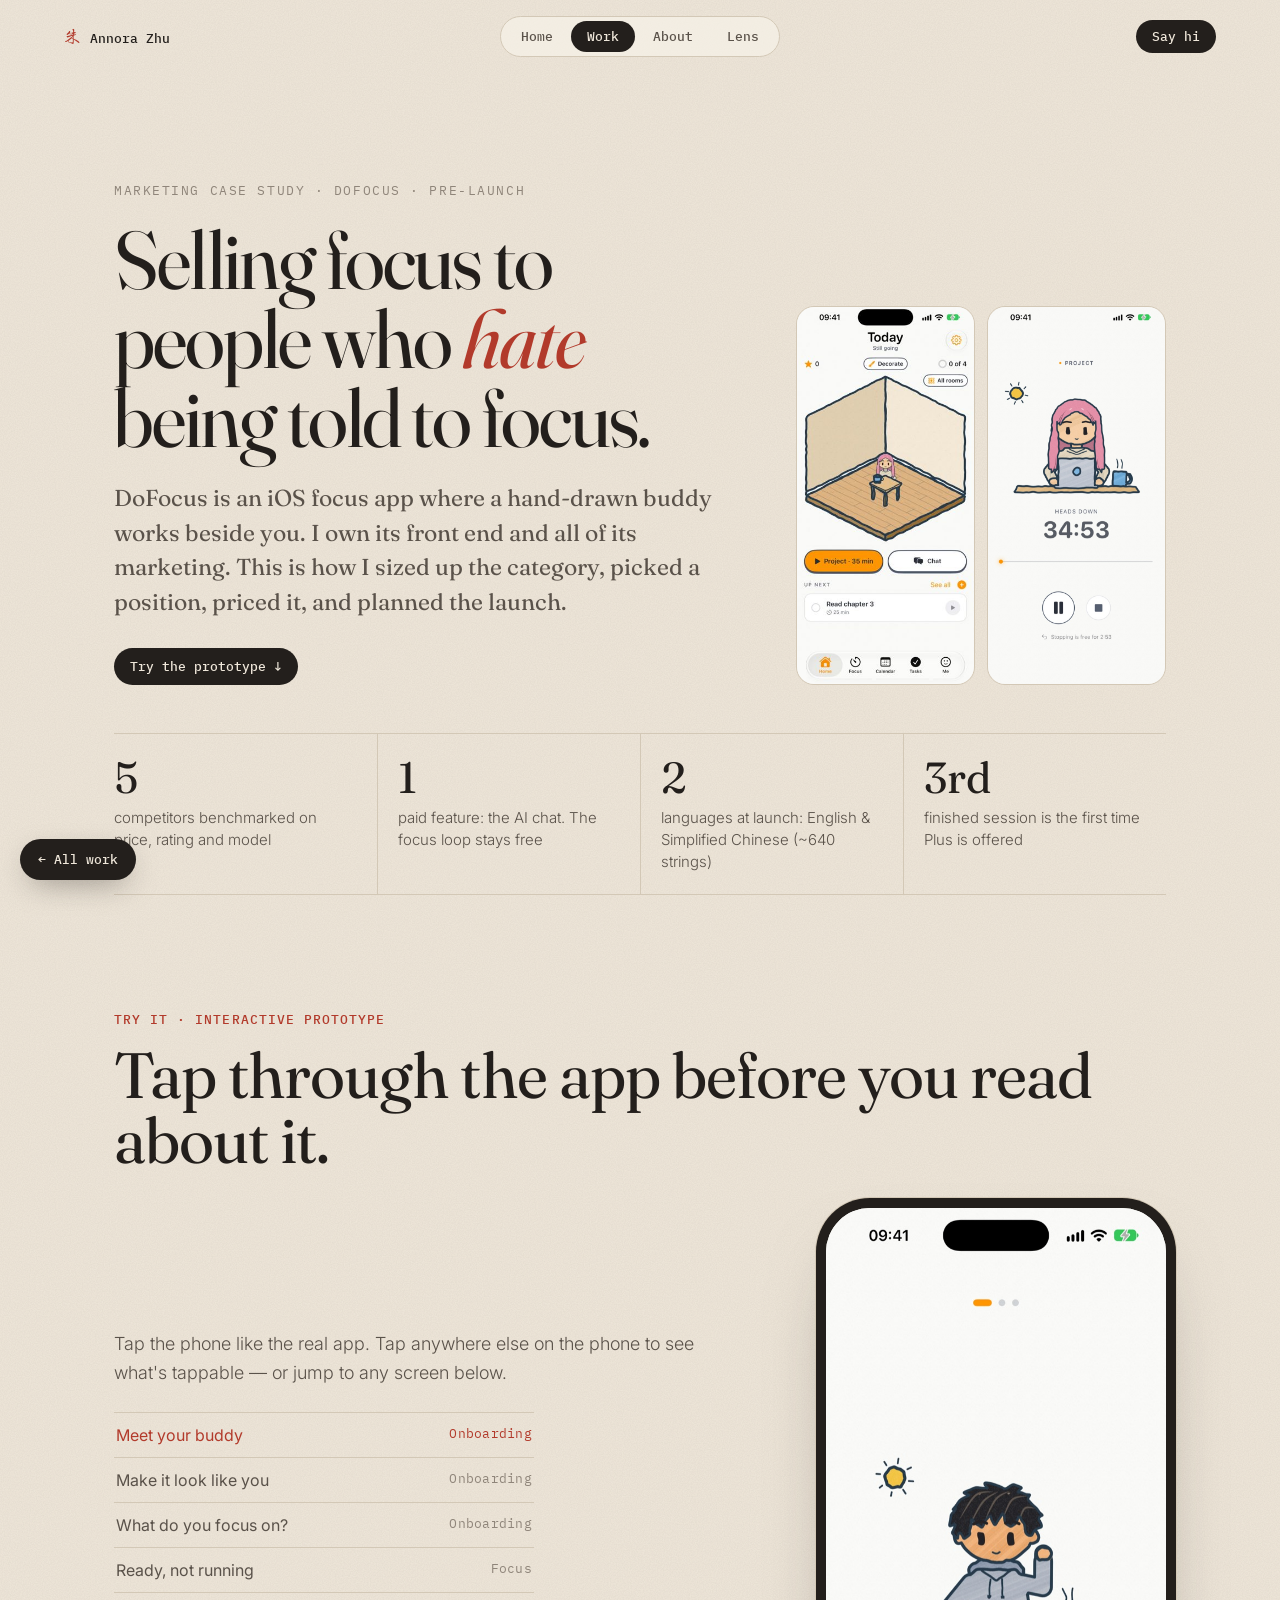
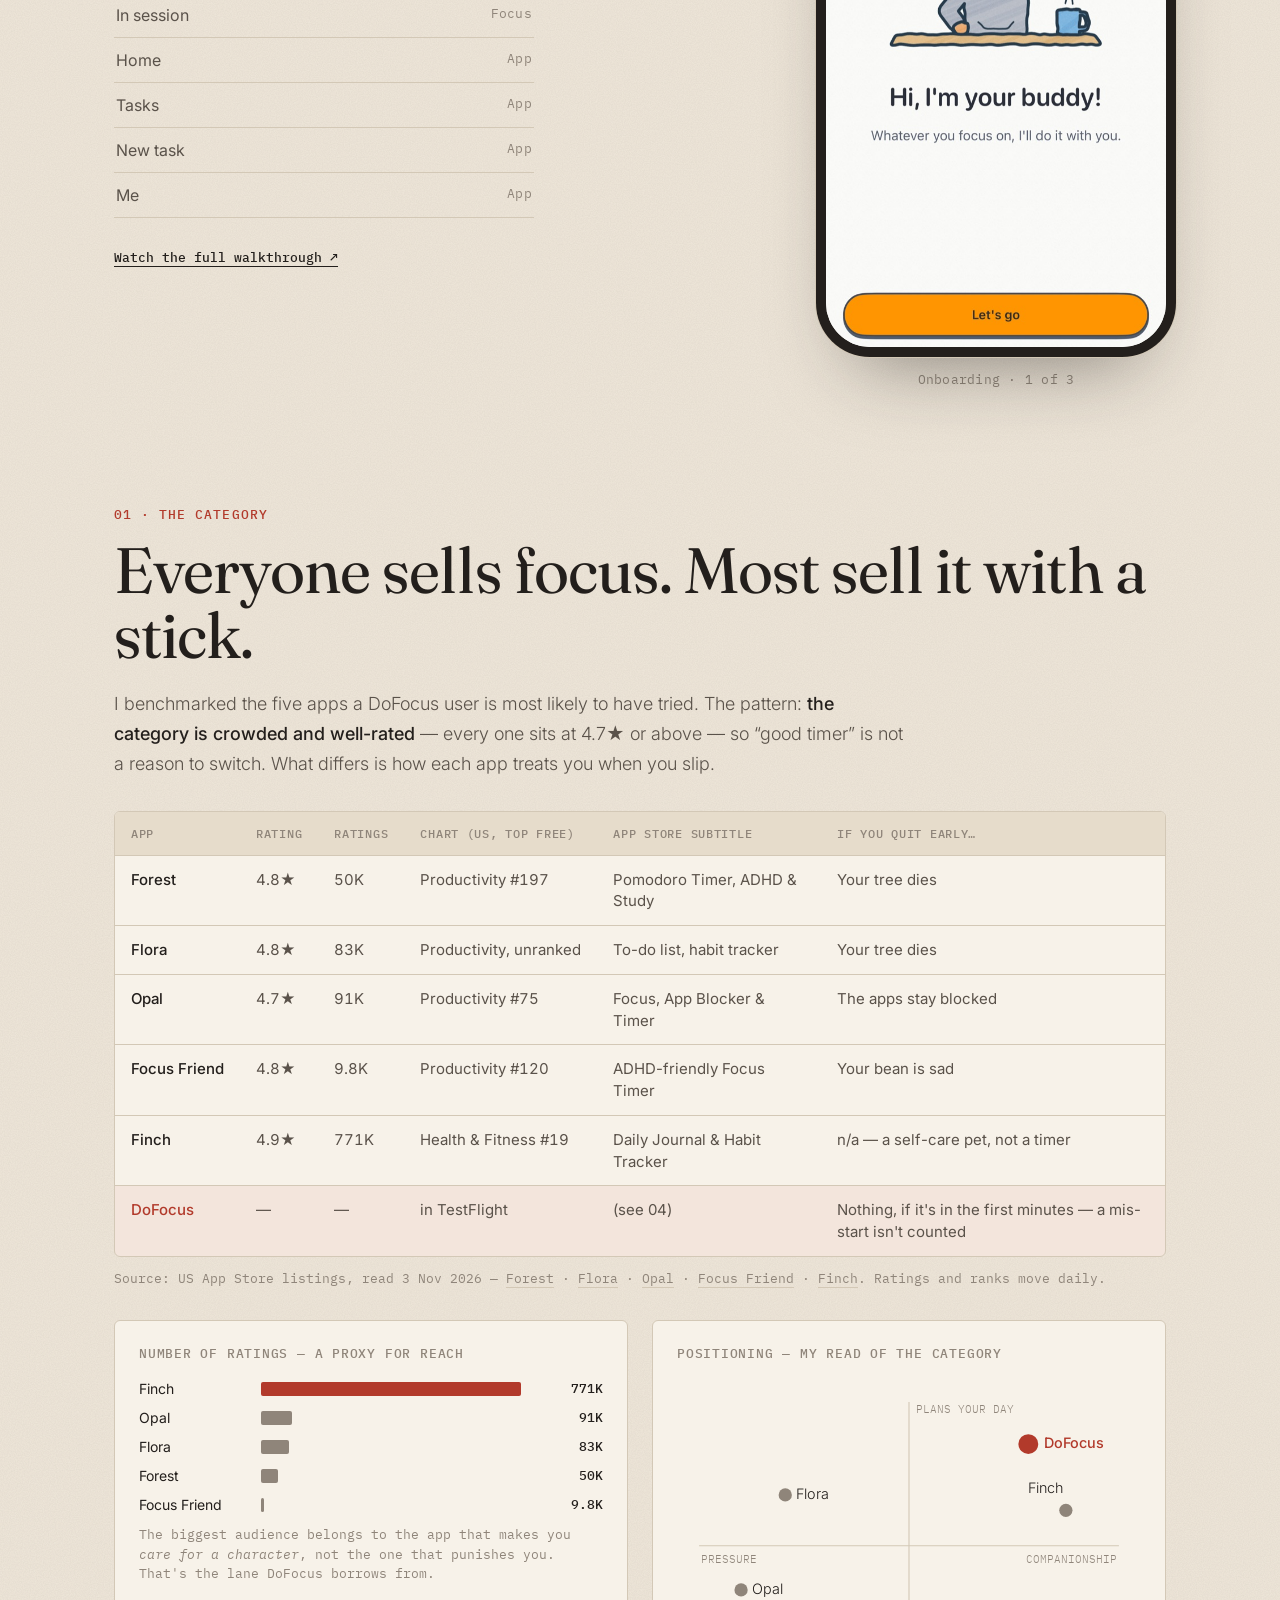
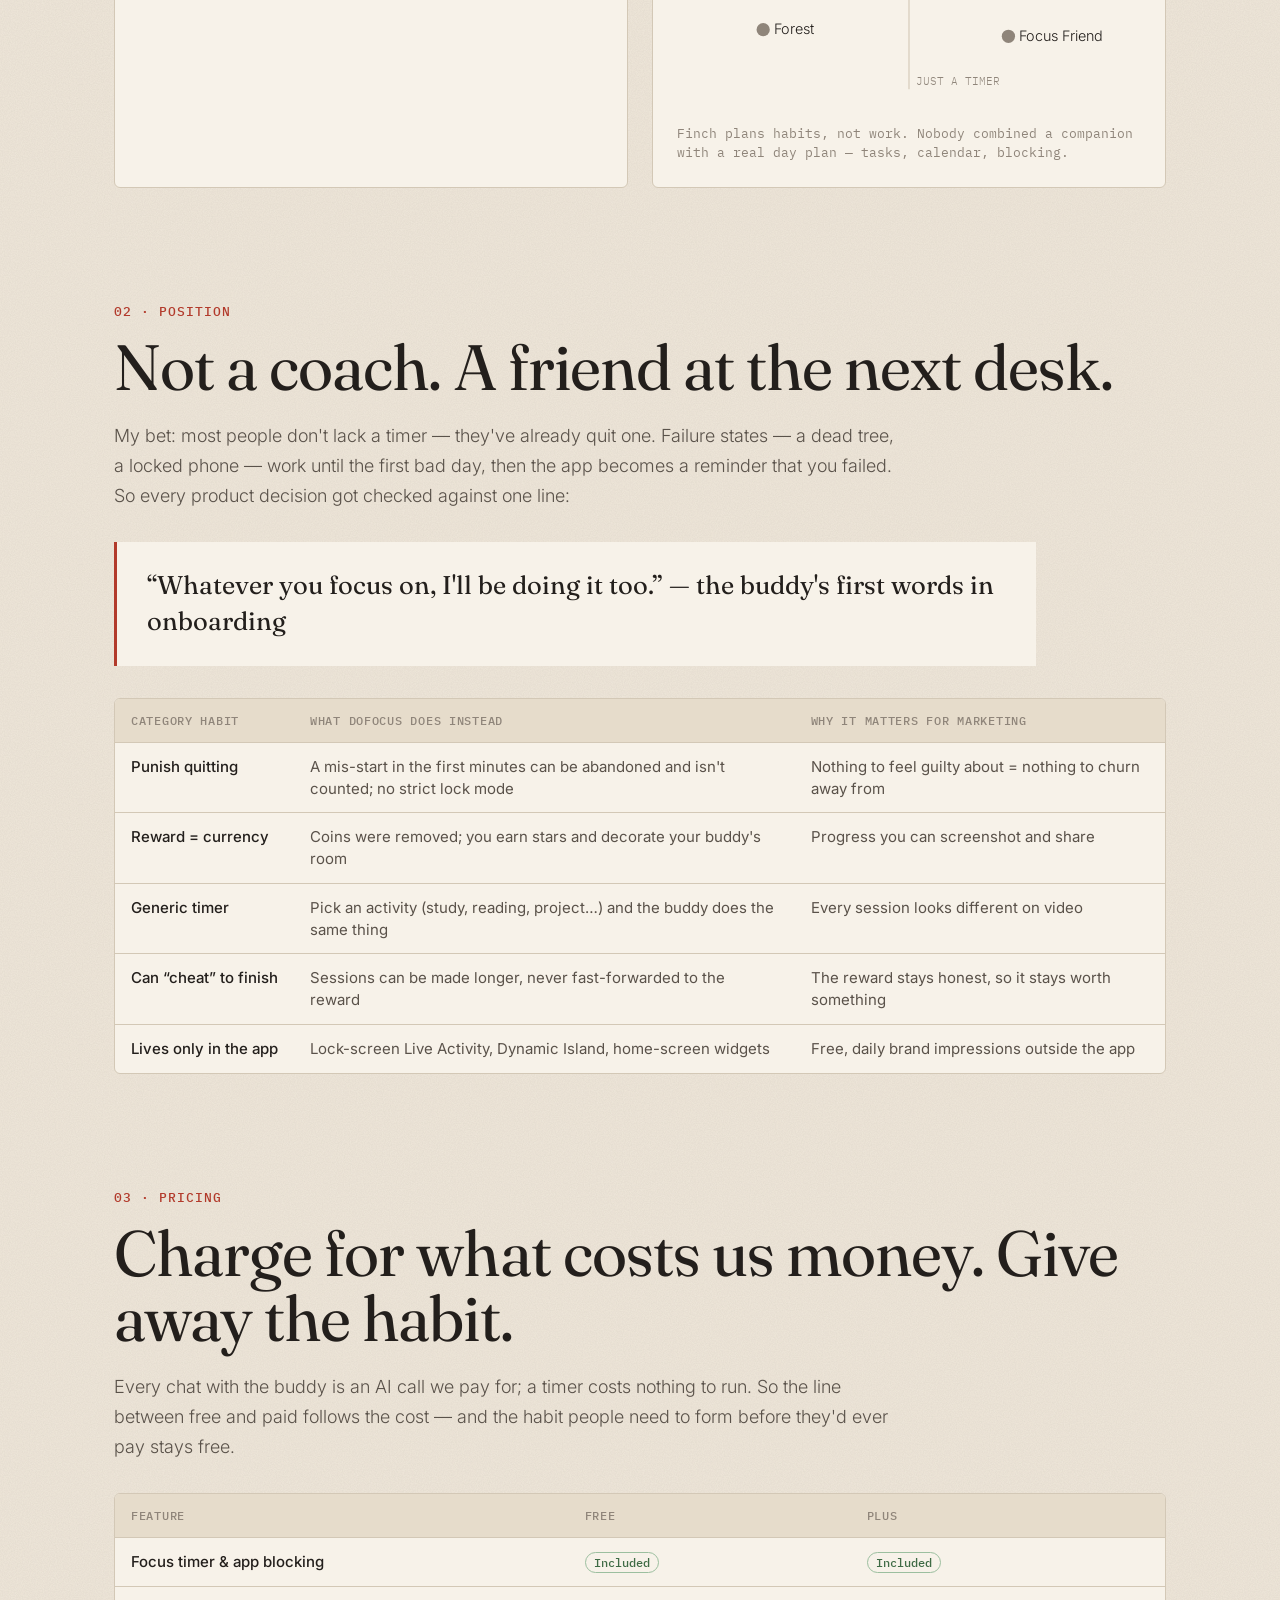
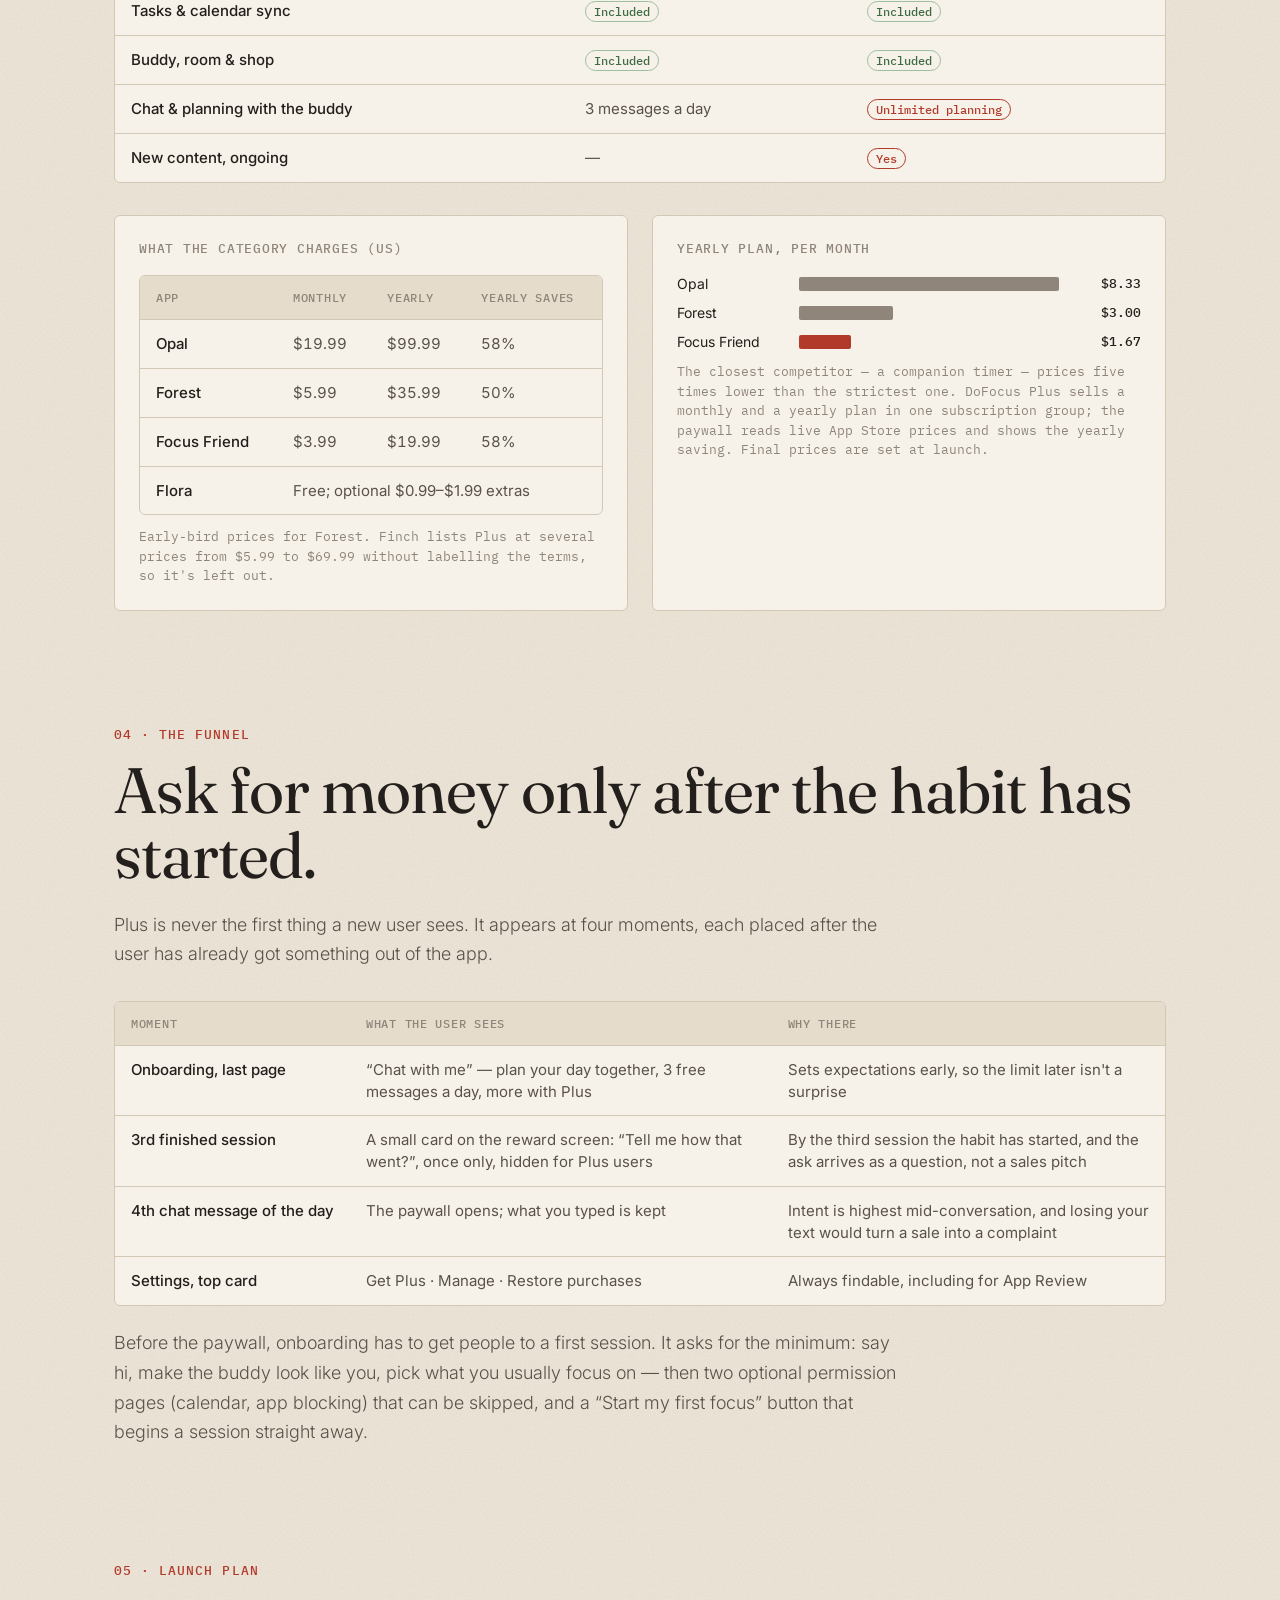
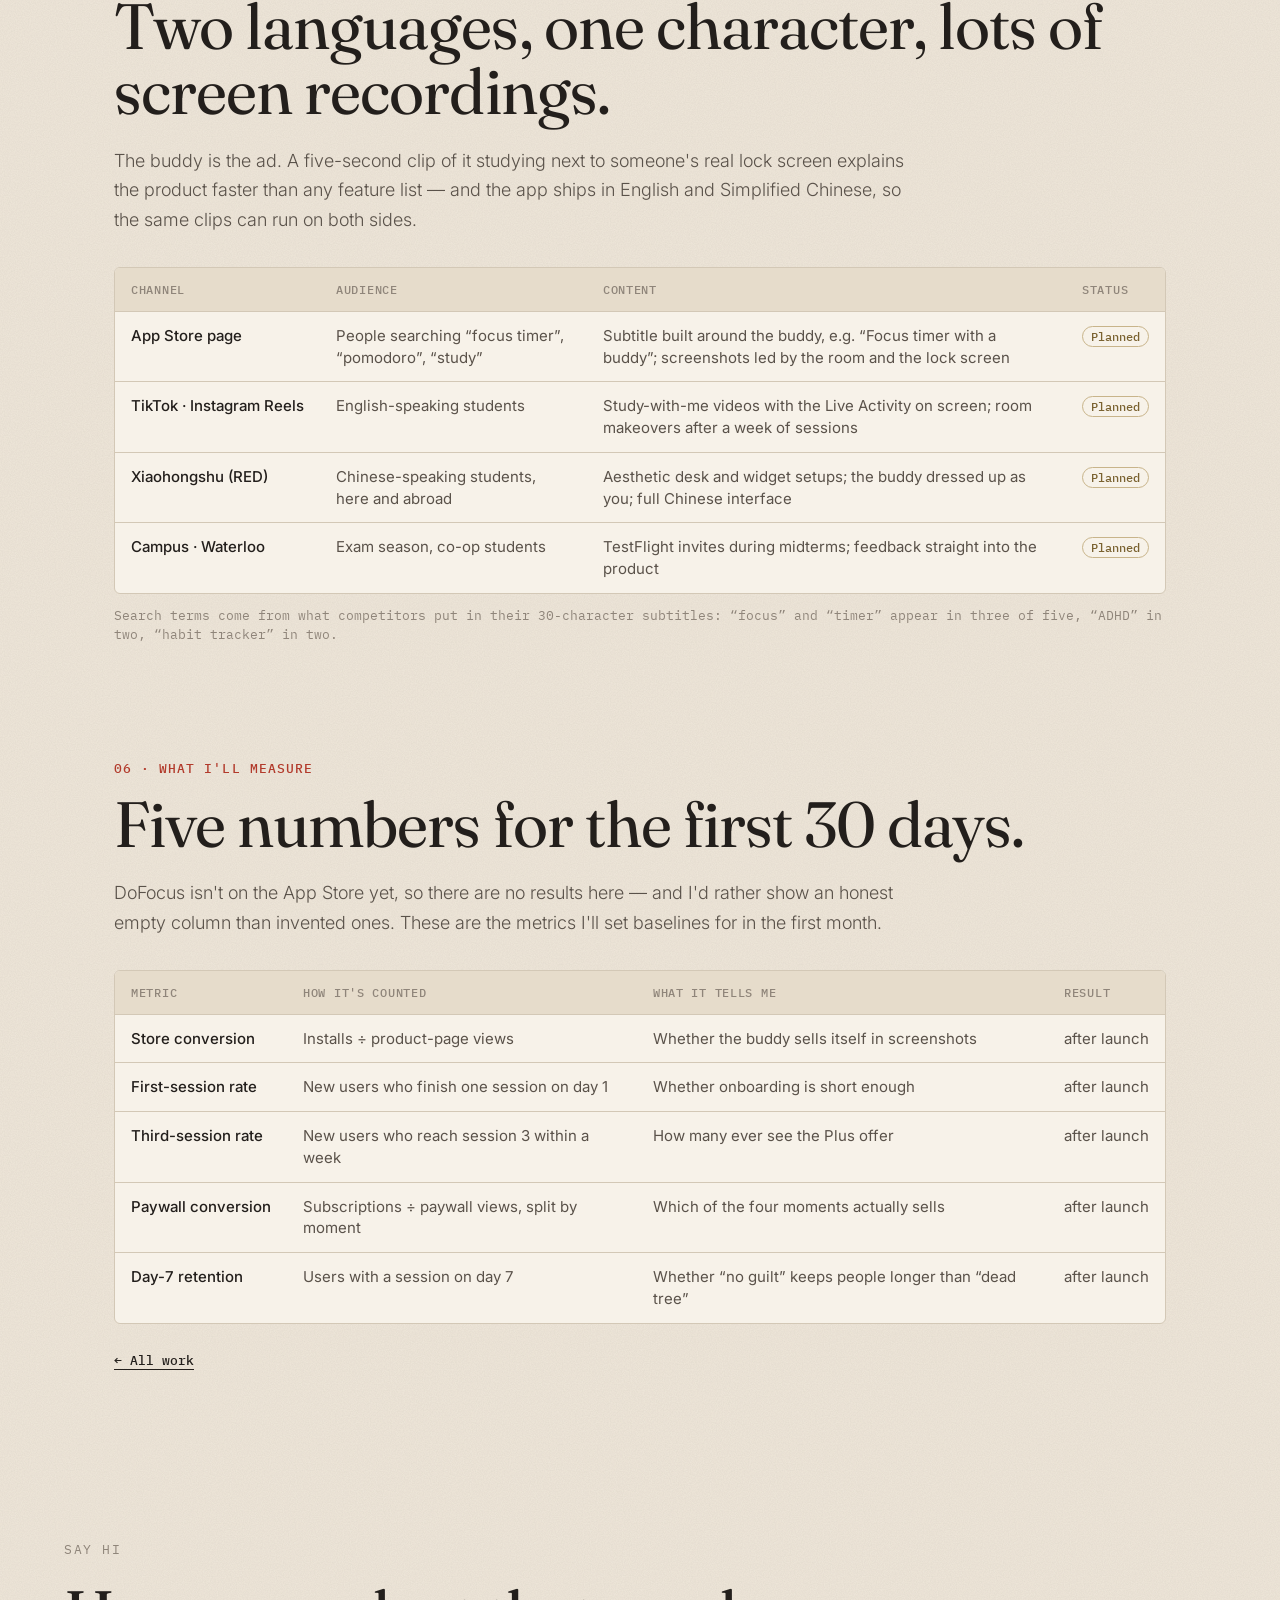
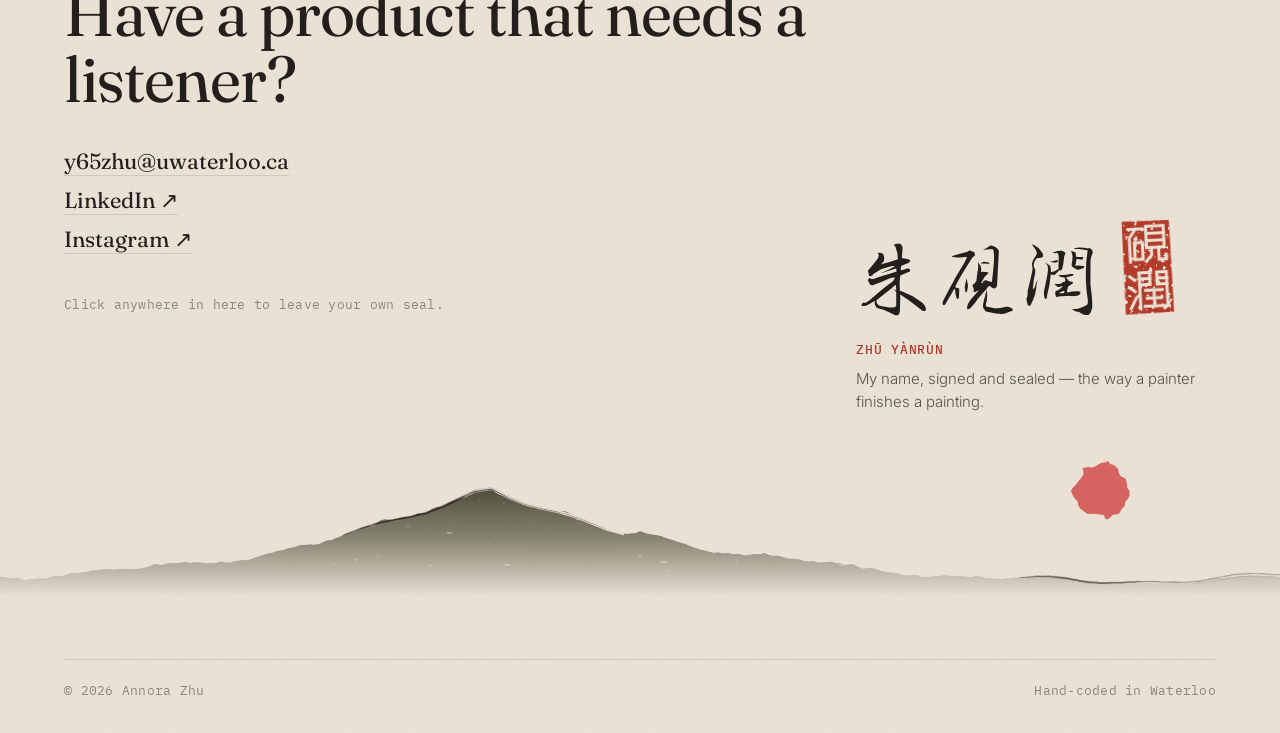
<file: dofocus-case.html>
<!doctype html>
<html lang="en">
<head>
  <meta charset="utf-8">
  <meta name="viewport" content="width=device-width, initial-scale=1">
  <title>DoFocus Case Study · Annora Zhu</title>
  <meta name="description" content="Marketing case study: positioning, pricing and launching DoFocus, an iOS focus app with a buddy, against Forest, Focus Friend, Opal, Flora and Finch.">
  <link rel="preconnect" href="https://fonts.googleapis.com">
  <link rel="preconnect" href="https://fonts.gstatic.com" crossorigin>
  <link href="https://fonts.googleapis.com/css2?family=Fraunces:ital,opsz,wght@0,9..144,300..600;1,9..144,300..500&family=IBM+Plex+Mono:wght@400;500&family=Inter:wght@300;400;500&display=swap" rel="stylesheet">
  <link rel="preload" href="danxingshu-subset.woff2" as="font" type="font/woff2" crossorigin>
  <link rel="stylesheet" href="styles.css?v=202611030150">
  <link rel="stylesheet" href="case.css?v=202611030150">
</head>
<body>

<nav class="nav">
  <a class="brand" href="index.html"><span class="dx">朱</span><span class="name-en">Annora Zhu</span></a>
  <ul class="tabs">
    <li><a href="index.html">Home</a></li>
    <li><a href="work.html" aria-current="page">Work</a></li>
    <li><a href="about.html">About</a></li>
    <li><a href="lens.html">Lens</a></li>
  </ul>
  <a class="btn" href="#hello">Say hi</a>
</nav>

<main class="cs">

<section class="cs-hero">
  <div>
    <p class="mono eyebrow">Marketing case study · DoFocus · pre-launch</p>
    <h1>Selling focus to people who <em>hate</em> being told to focus.</h1>
    <p class="lead">DoFocus is an iOS focus app where a hand-drawn buddy works beside you. I own its front end and all of its marketing. This is how I sized up the category, picked a position, priced it, and planned the launch.</p>
    <div class="d-links" style="margin-top:28px"><a class="pill" href="#prototype">Try the prototype ↓</a></div>
  </div>
  <figure>
    <img src="dofocus-home.jpg" alt="DoFocus home screen with the buddy's room">
    <img src="dofocus-session.jpg" alt="DoFocus during a focus session">
  </figure>
</section>

<section style="padding-top:0">
  <div class="cs-facts">
    <div><strong>5</strong><span>competitors benchmarked on price, rating and model</span></div>
    <div><strong>1</strong><span>paid feature: the AI chat. The focus loop stays free</span></div>
    <div><strong>2</strong><span>languages at launch: English &amp; Simplified Chinese (~640 strings)</span></div>
    <div><strong>3rd</strong><span>finished session is the first time Plus is offered</span></div>
  </div>
</section>

<!-- prototype -->
<section id="prototype">
  <p class="cs-num">Try it · interactive prototype</p>
  <h2>Tap through the app before you read about it.</h2>
  <div class="proto">
    <div class="proto-side">
      <p class="cs-text" style="margin-top:0">Tap the phone like the real app. Tap anywhere else on the phone to see what's tappable — or jump to any screen below.</p>
      <ol class="proto-list" id="protoList"></ol>
      <a class="link" href="https://y65zhu.github.io/ProjectsPage/dofocus/walkthrough.mp4" target="_blank" rel="noopener">Watch the full walkthrough ↗</a>
    </div>
    <div class="proto-stage">
      <div class="proto-phone" id="protoPhone" role="group" aria-label="DoFocus prototype"><img id="protoScreen" alt=""></div>
      <p class="mono proto-cap" id="protoCap"></p>
    </div>
  </div>
</section>

<!-- 01 market -->
<section>
  <p class="cs-num">01 · The category</p>
  <h2>Everyone sells focus. Most sell it with a stick.</h2>
  <p class="cs-text">I benchmarked the five apps a DoFocus user is most likely to have tried. The pattern: <strong>the category is crowded and well-rated</strong> — every one sits at 4.7★ or above — so “good timer” is not a reason to switch. What differs is how each app treats you when you slip.</p>
  <div class="cs-table-wrap">
    <table>
      <thead><tr><th>App</th><th>Rating</th><th>Ratings</th><th>Chart (US, top free)</th><th>App Store subtitle</th><th>If you quit early…</th></tr></thead>
      <tbody>
        <tr><td>Forest</td><td class="n">4.8★</td><td class="n">50K</td><td class="n">Productivity #197</td><td>Pomodoro Timer, ADHD &amp; Study</td><td>Your tree dies</td></tr>
        <tr><td>Flora</td><td class="n">4.8★</td><td class="n">83K</td><td class="n">Productivity, unranked</td><td>To-do list, habit tracker</td><td>Your tree dies</td></tr>
        <tr><td>Opal</td><td class="n">4.7★</td><td class="n">91K</td><td class="n">Productivity #75</td><td>Focus, App Blocker &amp; Timer</td><td>The apps stay blocked</td></tr>
        <tr><td>Focus Friend</td><td class="n">4.8★</td><td class="n">9.8K</td><td class="n">Productivity #120</td><td>ADHD-friendly Focus Timer</td><td>Your bean is sad</td></tr>
        <tr><td>Finch</td><td class="n">4.9★</td><td class="n">771K</td><td class="n">Health &amp; Fitness #19</td><td>Daily Journal &amp; Habit Tracker</td><td>n/a — a self-care pet, not a timer</td></tr>
        <tr class="us"><td>DoFocus</td><td class="n">—</td><td class="n">—</td><td class="n">in TestFlight</td><td>(see 04)</td><td>Nothing, if it's in the first minutes — a mis-start isn't counted</td></tr>
      </tbody>
    </table>
  </div>
  <p class="cs-note">Source: US App Store listings, read 3 Nov 2026 —
    <a href="https://apps.apple.com/us/app/forest-focus-for-productivity/id866450515">Forest</a> ·
    <a href="https://apps.apple.com/us/app/flora-green-focus/id1225155794">Flora</a> ·
    <a href="https://apps.apple.com/us/app/opal-screen-time-control/id1497465230">Opal</a> ·
    <a href="https://apps.apple.com/us/app/id6742278016">Focus Friend</a> ·
    <a href="https://apps.apple.com/us/app/finch-self-care-pet/id1528595748">Finch</a>. Ratings and ranks move daily.</p>

  <div class="cs-two">
    <div class="cs-card">
      <h4>Number of ratings — a proxy for reach</h4>
      <div class="bars">
        <div class="bar hi"><span>Finch</span><i style="--w:100%"></i><b>771K</b></div>
        <div class="bar"><span>Opal</span><i style="--w:11.8%"></i><b>91K</b></div>
        <div class="bar"><span>Flora</span><i style="--w:10.8%"></i><b>83K</b></div>
        <div class="bar"><span>Forest</span><i style="--w:6.5%"></i><b>50K</b></div>
        <div class="bar"><span>Focus Friend</span><i style="--w:1.3%"></i><b>9.8K</b></div>
      </div>
      <p class="cs-note">The biggest audience belongs to the app that makes you <em>care for a character</em>, not the one that punishes you. That's the lane DoFocus borrows from.</p>
    </div>
    <div class="cs-card map">
      <h4>Positioning — my read of the category</h4>
      <svg viewBox="0 0 420 300" role="img" aria-label="Positioning map: pressure versus companionship on the horizontal axis, timer-only versus plans your day on the vertical axis. DoFocus sits alone in the companion and planning corner.">
        <line x1="210" y1="20" x2="210" y2="280" stroke="#d3c8b6"/><line x1="20" y1="150" x2="400" y2="150" stroke="#d3c8b6"/>
        <text x="22" y="166" font-family="IBM Plex Mono" font-size="10" fill="#8f857a">PRESSURE</text>
        <text x="398" y="166" font-family="IBM Plex Mono" font-size="10" fill="#8f857a" text-anchor="end">COMPANIONSHIP</text>
        <text x="216" y="30" font-family="IBM Plex Mono" font-size="10" fill="#8f857a">PLANS YOUR DAY</text>
        <text x="216" y="276" font-family="IBM Plex Mono" font-size="10" fill="#8f857a">JUST A TIMER</text>
        <g font-family="Inter" font-size="13" fill="#231f1c">
          <circle cx="78" cy="226" r="6" fill="#8f857a"/><text x="88" y="230">Forest</text>
          <circle cx="98" cy="104" r="6" fill="#8f857a"/><text x="108" y="108">Flora</text>
          <circle cx="58" cy="190" r="6" fill="#8f857a"/><text x="68" y="194">Opal</text>
          <circle cx="300" cy="232" r="6" fill="#8f857a"/><text x="310" y="236">Focus Friend</text>
          <circle cx="352" cy="118" r="6" fill="#8f857a"/><text x="318" y="102">Finch</text>
          <circle cx="318" cy="58" r="9" fill="#b23a2b"/><text x="332" y="62" fill="#b23a2b" font-weight="500">DoFocus</text>
        </g>
      </svg>
      <p class="cs-note">Finch plans habits, not work. Nobody combined a companion with a real day plan — tasks, calendar, blocking.</p>
    </div>
  </div>
</section>

<!-- 02 positioning -->
<section>
  <p class="cs-num">02 · Position</p>
  <h2>Not a coach. A friend at the next desk.</h2>
  <p class="cs-text">My bet: most people don't lack a timer — they've already quit one. Failure states — a dead tree, a locked phone — work until the first bad day, then the app becomes a reminder that you failed. So every product decision got checked against one line:</p>
  <p class="cs-quote">“Whatever you focus on, I'll be doing it too.” — the buddy's first words in onboarding</p>
  <div class="cs-table-wrap">
    <table>
      <thead><tr><th>Category habit</th><th>What DoFocus does instead</th><th>Why it matters for marketing</th></tr></thead>
      <tbody>
        <tr><td>Punish quitting</td><td>A mis-start in the first minutes can be abandoned and isn't counted; no strict lock mode</td><td>Nothing to feel guilty about = nothing to churn away from</td></tr>
        <tr><td>Reward = currency</td><td>Coins were removed; you earn stars and decorate your buddy's room</td><td>Progress you can screenshot and share</td></tr>
        <tr><td>Generic timer</td><td>Pick an activity (study, reading, project…) and the buddy does the same thing</td><td>Every session looks different on video</td></tr>
        <tr><td>Can “cheat” to finish</td><td>Sessions can be made longer, never fast-forwarded to the reward</td><td>The reward stays honest, so it stays worth something</td></tr>
        <tr><td>Lives only in the app</td><td>Lock-screen Live Activity, Dynamic Island, home-screen widgets</td><td>Free, daily brand impressions outside the app</td></tr>
      </tbody>
    </table>
  </div>
</section>

<!-- 03 pricing -->
<section>
  <p class="cs-num">03 · Pricing</p>
  <h2>Charge for what costs us money. Give away the habit.</h2>
  <p class="cs-text">Every chat with the buddy is an AI call we pay for; a timer costs nothing to run. So the line between free and paid follows the cost — and the habit people need to form before they'd ever pay stays free.</p>
  <div class="cs-table-wrap">
    <table>
      <thead><tr><th>Feature</th><th>Free</th><th>Plus</th></tr></thead>
      <tbody>
        <tr><td>Focus timer &amp; app blocking</td><td><span class="tag free">Included</span></td><td><span class="tag free">Included</span></td></tr>
        <tr><td>Tasks &amp; calendar sync</td><td><span class="tag free">Included</span></td><td><span class="tag free">Included</span></td></tr>
        <tr><td>Buddy, room &amp; shop</td><td><span class="tag free">Included</span></td><td><span class="tag free">Included</span></td></tr>
        <tr><td>Chat &amp; planning with the buddy</td><td>3 messages a day</td><td><span class="tag plus">Unlimited planning</span></td></tr>
        <tr><td>New content, ongoing</td><td>—</td><td><span class="tag plus">Yes</span></td></tr>
      </tbody>
    </table>
  </div>

  <div class="cs-two">
    <div class="cs-card">
      <h4>What the category charges (US)</h4>
      <div class="cs-table-wrap" style="margin-top:0">
        <table style="min-width:0">
          <thead><tr><th>App</th><th>Monthly</th><th>Yearly</th><th>Yearly saves</th></tr></thead>
          <tbody>
            <tr><td>Opal</td><td class="n">$19.99</td><td class="n">$99.99</td><td class="n">58%</td></tr>
            <tr><td>Forest</td><td class="n">$5.99</td><td class="n">$35.99</td><td class="n">50%</td></tr>
            <tr><td>Focus Friend</td><td class="n">$3.99</td><td class="n">$19.99</td><td class="n">58%</td></tr>
            <tr><td>Flora</td><td colspan="3">Free; optional $0.99–$1.99 extras</td></tr>
          </tbody>
        </table>
      </div>
      <p class="cs-note">Early-bird prices for Forest. Finch lists Plus at several prices from $5.99 to $69.99 without labelling the terms, so it's left out.</p>
    </div>
    <div class="cs-card">
      <h4>Yearly plan, per month</h4>
      <div class="bars">
        <div class="bar"><span>Opal</span><i style="--w:100%"></i><b>$8.33</b></div>
        <div class="bar"><span>Forest</span><i style="--w:36%"></i><b>$3.00</b></div>
        <div class="bar hi"><span>Focus Friend</span><i style="--w:20%"></i><b>$1.67</b></div>
      </div>
      <p class="cs-note">The closest competitor — a companion timer — prices five times lower than the strictest one. DoFocus Plus sells a monthly and a yearly plan in one subscription group; the paywall reads live App Store prices and shows the yearly saving. Final prices are set at launch.</p>
    </div>
  </div>
</section>

<!-- 04 funnel -->
<section>
  <p class="cs-num">04 · The funnel</p>
  <h2>Ask for money only after the habit has started.</h2>
  <p class="cs-text">Plus is never the first thing a new user sees. It appears at four moments, each placed after the user has already got something out of the app.</p>
  <div class="cs-table-wrap">
    <table>
      <thead><tr><th>Moment</th><th>What the user sees</th><th>Why there</th></tr></thead>
      <tbody>
        <tr><td>Onboarding, last page</td><td>“Chat with me” — plan your day together, 3 free messages a day, more with Plus</td><td>Sets expectations early, so the limit later isn't a surprise</td></tr>
        <tr><td>3rd finished session</td><td>A small card on the reward screen: “Tell me how that went?”, once only, hidden for Plus users</td><td>By the third session the habit has started, and the ask arrives as a question, not a sales pitch</td></tr>
        <tr><td>4th chat message of the day</td><td>The paywall opens; what you typed is kept</td><td>Intent is highest mid-conversation, and losing your text would turn a sale into a complaint</td></tr>
        <tr><td>Settings, top card</td><td>Get Plus · Manage · Restore purchases</td><td>Always findable, including for App Review</td></tr>
      </tbody>
    </table>
  </div>
  <p class="cs-text">Before the paywall, onboarding has to get people to a first session. It asks for the minimum: say hi, make the buddy look like you, pick what you usually focus on — then two optional permission pages (calendar, app blocking) that can be skipped, and a “Start my first focus” button that begins a session straight away.</p>
</section>

<!-- 05 launch -->
<section>
  <p class="cs-num">05 · Launch plan</p>
  <h2>Two languages, one character, lots of screen recordings.</h2>
  <p class="cs-text">The buddy is the ad. A five-second clip of it studying next to someone's real lock screen explains the product faster than any feature list — and the app ships in English and Simplified Chinese, so the same clips can run on both sides.</p>
  <div class="cs-table-wrap">
    <table>
      <thead><tr><th>Channel</th><th>Audience</th><th>Content</th><th>Status</th></tr></thead>
      <tbody>
        <tr><td>App Store page</td><td>People searching “focus timer”, “pomodoro”, “study”</td><td>Subtitle built around the buddy, e.g. “Focus timer with a buddy”; screenshots led by the room and the lock screen</td><td><span class="tag plan">Planned</span></td></tr>
        <tr><td>TikTok · Instagram Reels</td><td>English-speaking students</td><td>Study-with-me videos with the Live Activity on screen; room makeovers after a week of sessions</td><td><span class="tag plan">Planned</span></td></tr>
        <tr><td>Xiaohongshu (RED)</td><td>Chinese-speaking students, here and abroad</td><td>Aesthetic desk and widget setups; the buddy dressed up as you; full Chinese interface</td><td><span class="tag plan">Planned</span></td></tr>
        <tr><td>Campus · Waterloo</td><td>Exam season, co-op students</td><td>TestFlight invites during midterms; feedback straight into the product</td><td><span class="tag plan">Planned</span></td></tr>
      </tbody>
    </table>
  </div>
  <p class="cs-note">Search terms come from what competitors put in their 30-character subtitles: “focus” and “timer” appear in three of five, “ADHD” in two, “habit tracker” in two.</p>
</section>

<!-- 06 measure -->
<section>
  <p class="cs-num">06 · What I'll measure</p>
  <h2>Five numbers for the first 30 days.</h2>
  <p class="cs-text">DoFocus isn't on the App Store yet, so there are no results here — and I'd rather show an honest empty column than invented ones. These are the metrics I'll set baselines for in the first month.</p>
  <div class="cs-table-wrap">
    <table>
      <thead><tr><th>Metric</th><th>How it's counted</th><th>What it tells me</th><th>Result</th></tr></thead>
      <tbody>
        <tr><td>Store conversion</td><td>Installs ÷ product-page views</td><td>Whether the buddy sells itself in screenshots</td><td class="n">after launch</td></tr>
        <tr><td>First-session rate</td><td>New users who finish one session on day 1</td><td>Whether onboarding is short enough</td><td class="n">after launch</td></tr>
        <tr><td>Third-session rate</td><td>New users who reach session 3 within a week</td><td>How many ever see the Plus offer</td><td class="n">after launch</td></tr>
        <tr><td>Paywall conversion</td><td>Subscriptions ÷ paywall views, split by moment</td><td>Which of the four moments actually sells</td><td class="n">after launch</td></tr>
        <tr><td>Day-7 retention</td><td>Users with a session on day 7</td><td>Whether “no guilt” keeps people longer than “dead tree”</td><td class="n">after launch</td></tr>
      </tbody>
    </table>
  </div>
  <a class="link cs-back" href="work.html">← All work</a>
</section>

</main>

<a class="back-float" href="work.html">← All work</a>

<footer class="footer" id="hello">
  <div class="stamp-zone" id="stampZone">
    <p class="mono eyebrow">Say hi</p>
    <h2>Have a product that needs a listener?</h2>
    <div class="links">
      <a href="mailto:y65zhu@uwaterloo.ca">y65zhu@uwaterloo.ca</a>
      <a href="https://www.linkedin.com/in/annora-zhu-1355352b9">LinkedIn ↗</a>
      <a href="https://www.instagram.com/zz_annora">Instagram ↗</a>
    </div>
    <figure class="signature">
      <div class="sig-row"><span class="sig dx">朱硯潤</span><span class="sig-seal" data-seal="96"></span></div>
      <figcaption><span class="mono sig-roman">ZHŪ YÀNRÙN</span><span class="sig-note">My name, signed and sealed — the way a painter finishes a painting.</span></figcaption>
    </figure>
    <p class="mono stamp-hint" id="stampHint">Click anywhere in here to leave your own seal.</p>
  </div>
  <div class="footer-ink" data-ink="ridge" data-seed="12" aria-hidden="true"></div>
  <div class="fine mono"><span>© 2026 Annora Zhu</span><span>Hand-coded in Waterloo</span></div>
</footer>

<script src="main.js?v=202611030150"></script>
<script src="ink.js?v=202611030150"></script>
<script>
  // DoFocus prototype: screens were captured at 402 × 874 points, so hotspots
  // are placed in those units and scaled with the phone.
  (() => {
    const tabs = [
      { x: 30, y: 800, w: 72, h: 50, to: 'home', label: 'Home tab' },
      { x: 104, y: 800, w: 60, h: 50, to: 'ready', label: 'Focus tab' },
      { x: 244, y: 800, w: 56, h: 50, to: 'tasks', label: 'Tasks tab' },
      { x: 310, y: 800, w: 60, h: 50, to: 'me', label: 'Me tab' }
    ];
    const screens = {
      hello:   { img: '10-hello', group: 'Onboarding', name: 'Meet your buddy', caption: 'Onboarding · 1 of 3',
                 hot: [{ x: 20, y: 808, w: 362, h: 52, to: 'look', label: "Let's go" }] },
      look:    { img: '11-look', group: 'Onboarding', name: 'Make it look like you', caption: 'Onboarding · 2 of 3 · pick an outfit',
                 hot: [{ x: 20, y: 771, w: 112, h: 54, to: 'hello', label: 'Back' }, { x: 140, y: 771, w: 242, h: 54, to: 'picker', label: 'Next' }] },
      picker:  { img: '12-picker', group: 'Onboarding', name: 'What do you focus on?', caption: 'Onboarding · 3 of 3',
                 hot: [{ x: 20, y: 771, w: 112, h: 54, to: 'look', label: 'Back' }, { x: 140, y: 771, w: 242, h: 54, to: 'ready', label: 'Done' }] },
      ready:   { img: '13-ready', group: 'Focus', name: 'Ready, not running', caption: 'Lands on the timer — you press play',
                 hot: [{ x: 160, y: 650, w: 82, h: 82, to: 'session', label: 'Start focus' }, ...tabs] },
      session: { img: '03-session', group: 'Focus', name: 'In session', caption: 'Tabs hide while you focus',
                 hot: [{ x: 222, y: 662, w: 58, h: 58, to: 'ready', label: 'Stop' }] },
      home:    { img: '01-home', group: 'App', name: 'Home', caption: 'One tap starts the selected preset',
                 hot: [{ x: 17, y: 559, w: 178, h: 54, to: 'session', label: 'Start Project, 35 min' }, { x: 300, y: 625, w: 52, h: 28, to: 'tasks', label: 'See all tasks' }, { x: 360, y: 622, w: 30, h: 32, to: 'newtask', label: 'Add a task' }, ...tabs] },
      tasks:   { img: '04-tasks', group: 'App', name: 'Tasks', caption: 'Priorities as a board',
                 hot: [{ x: 338, y: 62, w: 50, h: 46, to: 'newtask', label: 'New task' }, ...tabs] },
      newtask: { img: '05-newtask', group: 'App', name: 'New task', caption: 'Title first — the rest is optional',
                 hot: [{ x: 18, y: 78, w: 80, h: 44, to: 'tasks', label: 'Cancel' }, { x: 318, y: 78, w: 70, h: 44, to: 'tasks', label: 'Add' }] },
      me:      { img: '07-me', group: 'App', name: 'Me', caption: 'Zeros come with a next step',
                 hot: [{ x: 328, y: 497, w: 46, h: 46, to: 'ready', label: 'Start focusing' }, ...tabs] }
    };
    const src = s => `dofocus-proto-${s.img}.jpg`;
    const phone = document.getElementById('protoPhone'), img = document.getElementById('protoScreen');
    const cap = document.getElementById('protoCap'), list = document.getElementById('protoList');
    let current = null;
    Object.values(screens).forEach(s => { new Image().src = src(s); });
    Object.entries(screens).forEach(([id, s]) => {
      const li = document.createElement('li');
      li.innerHTML = `<button type="button" data-id="${id}"><span>${s.name}</span><span class="mono">${s.group}</span></button>`;
      li.firstChild.addEventListener('click', () => show(id));
      list.appendChild(li);
    });
    function show(id) {
      if (id === current) return;
      const s = screens[id], first = current === null;
      current = id;
      img.classList.add('fading');
      setTimeout(() => { img.src = src(s); img.alt = `DoFocus — ${s.name}`; img.classList.remove('fading'); }, first ? 0 : 120);
      cap.textContent = s.caption;
      phone.querySelectorAll('.hot').forEach(h => h.remove());
      s.hot.forEach(h => {
        const b = document.createElement('button');
        b.className = 'hot'; b.type = 'button'; b.setAttribute('aria-label', h.label);
        Object.assign(b.style, { left: `${h.x / 402 * 100}%`, top: `${h.y / 874 * 100}%`, width: `${h.w / 402 * 100}%`, height: `${h.h / 874 * 100}%` });
        b.addEventListener('click', e => { e.stopPropagation(); show(h.to); });
        phone.appendChild(b);
      });
      list.querySelectorAll('button').forEach(b => b.setAttribute('aria-current', b.dataset.id === id));
    }
    // a tap that misses every hotspot shows where they are
    phone.addEventListener('click', () => {
      phone.classList.remove('hinting'); void phone.offsetWidth; phone.classList.add('hinting');
      setTimeout(() => phone.classList.remove('hinting'), 900);
    });
    show('hello');
  })();
</script>
</body>
</html>
</file>
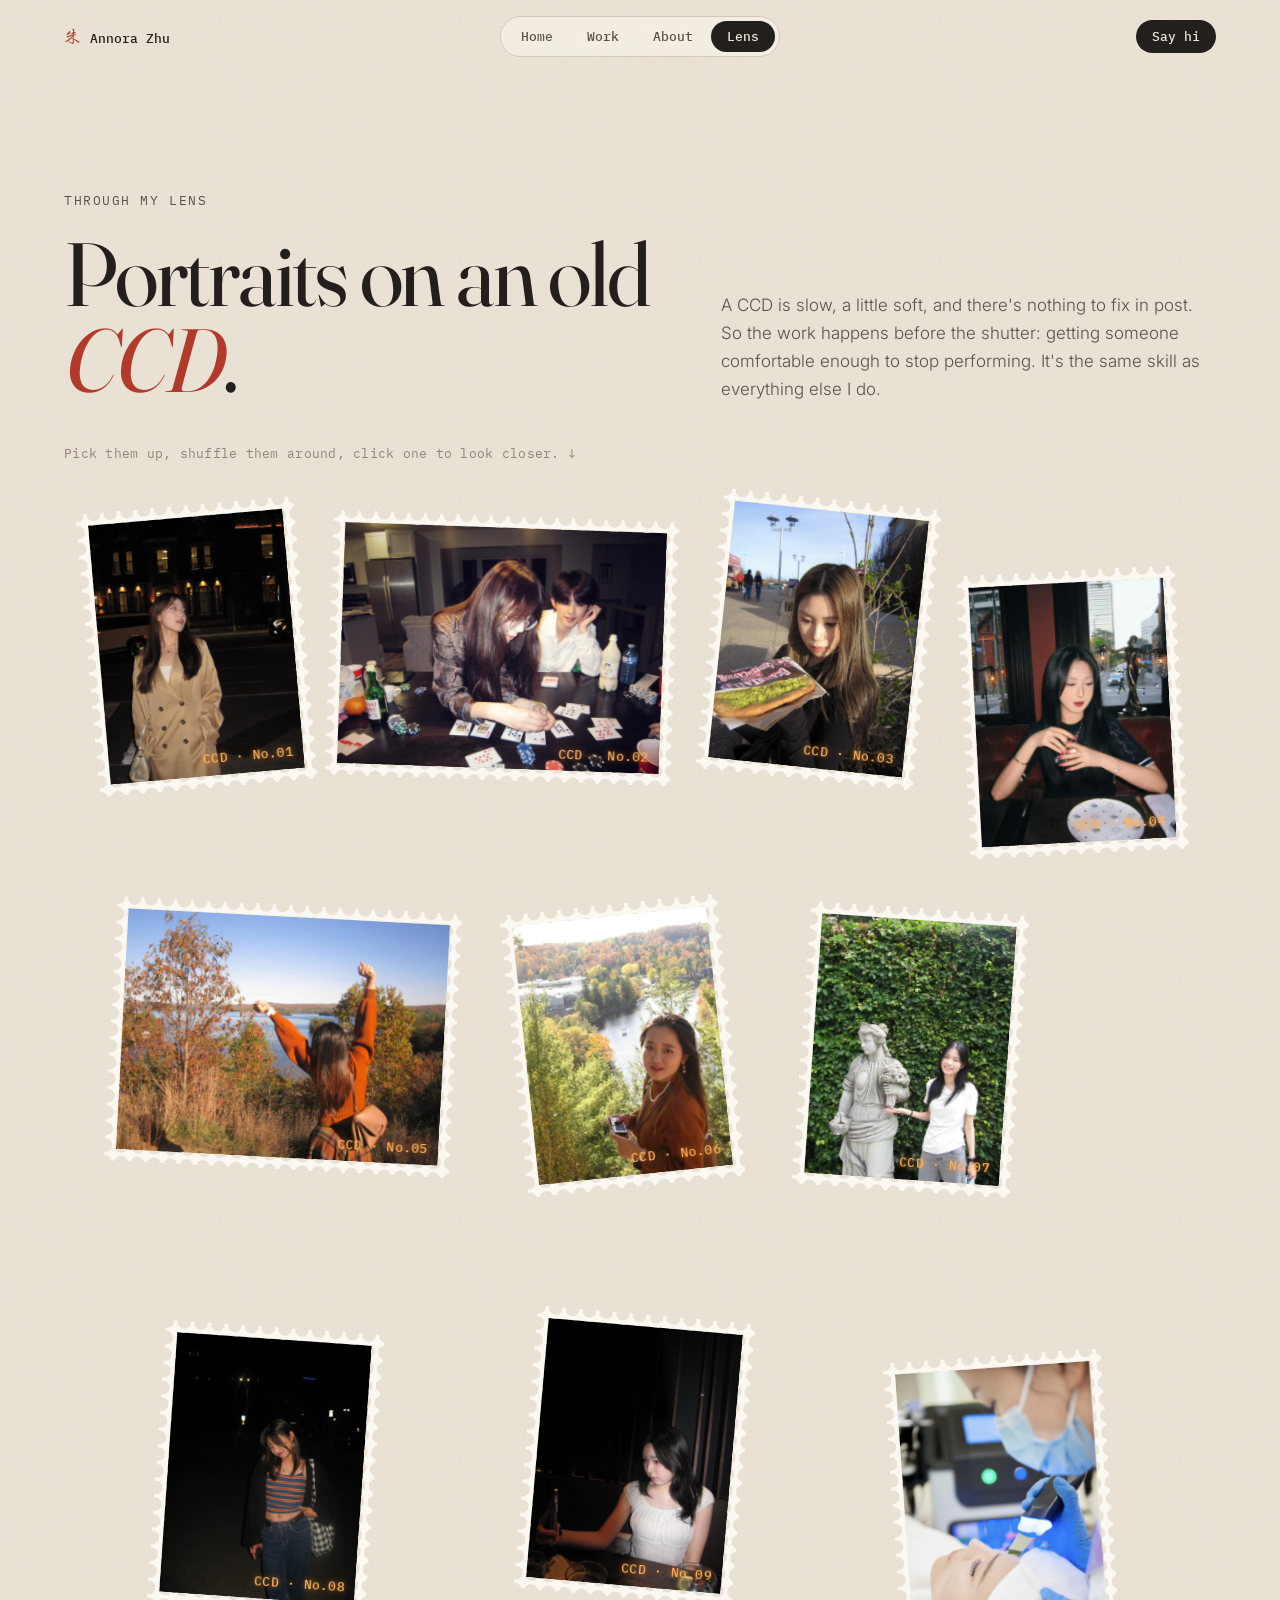
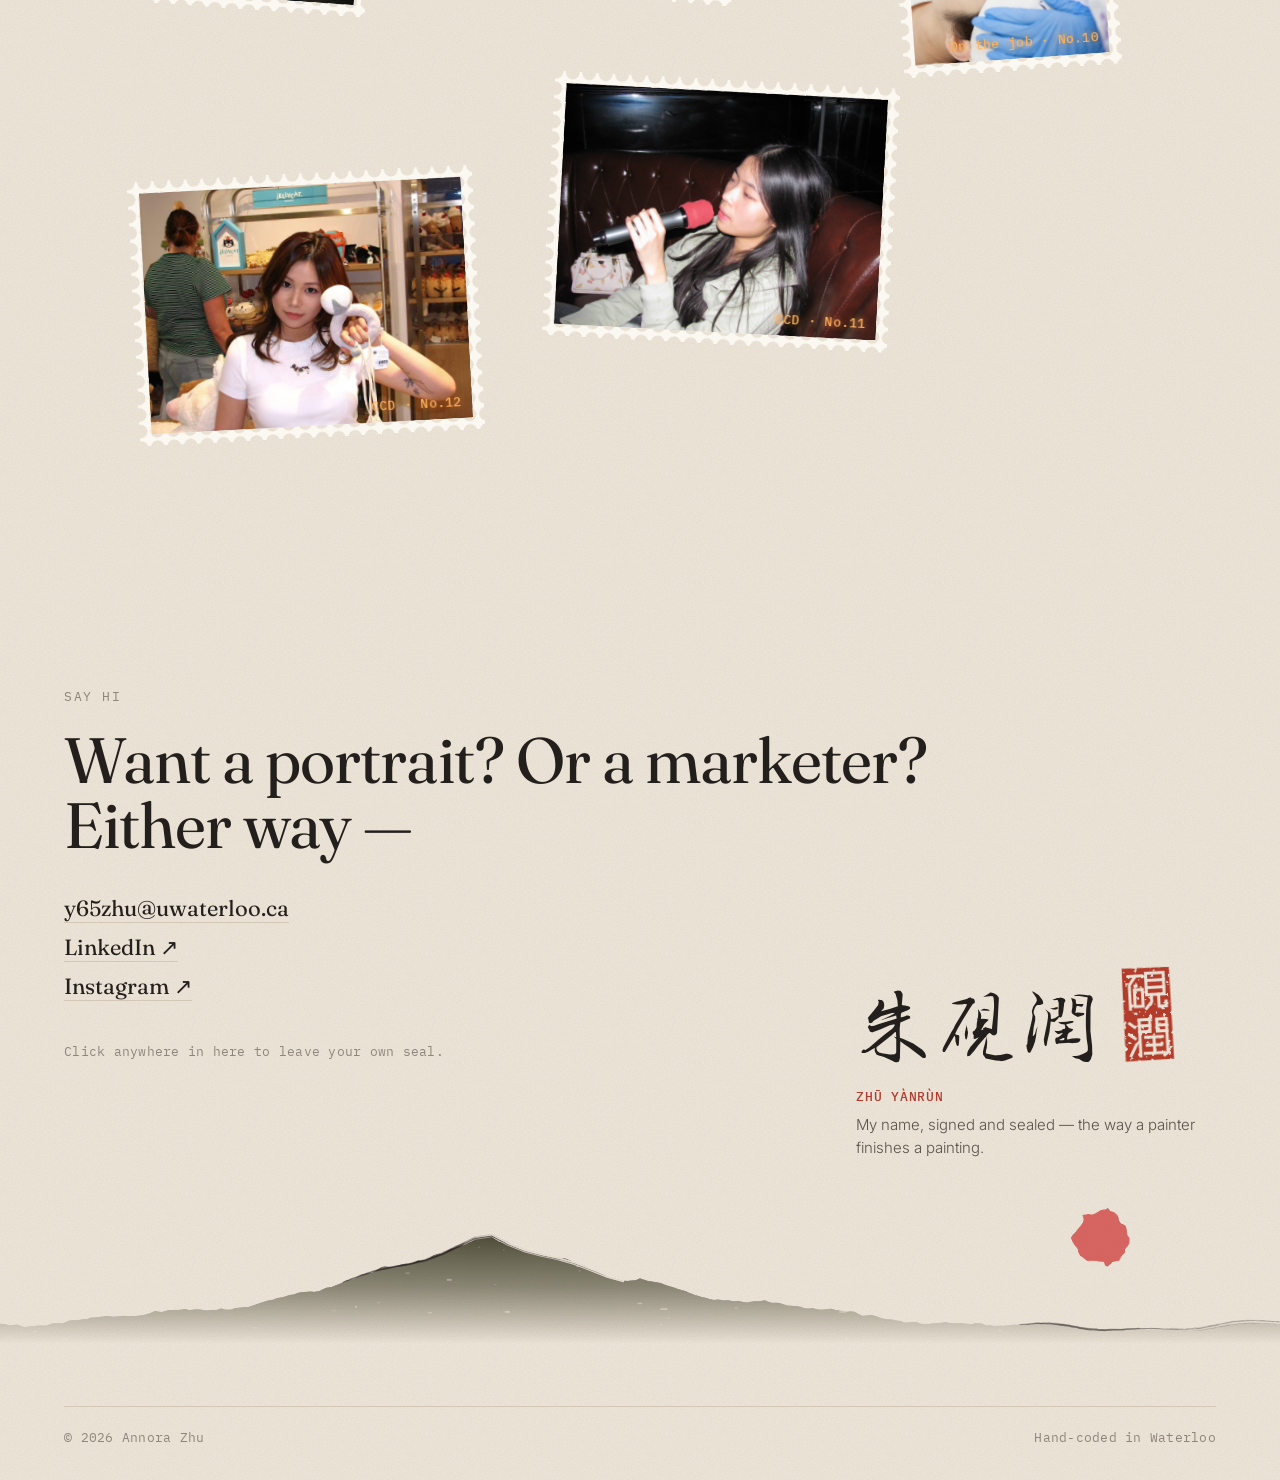
<file: lens.html>
<!doctype html>
<html lang="en">
<head>
  <meta charset="utf-8">
  <meta name="viewport" content="width=device-width, initial-scale=1">
  <title>Lens · Annora Zhu</title>
  <meta name="description" content="Portraits by Annora Zhu, shot on an old CCD camera.">
  <link rel="preconnect" href="https://fonts.googleapis.com">
  <link rel="preconnect" href="https://fonts.gstatic.com" crossorigin>
  <link href="https://fonts.googleapis.com/css2?family=Fraunces:ital,opsz,wght@0,9..144,300..600;1,9..144,300..500&family=IBM+Plex+Mono:wght@400;500&family=Inter:wght@300;400;500&display=swap" rel="stylesheet">
  <link rel="preload" href="danxingshu-subset.woff2" as="font" type="font/woff2" crossorigin>
  <link rel="stylesheet" href="styles.css?v=202611030150">
</head>
<body>

<nav class="nav">
  <a class="brand" href="index.html"><span class="dx">朱</span><span class="name-en">Annora Zhu</span></a>
  <ul class="tabs">
    <li><a href="index.html">Home</a></li>
    <li><a href="work.html">Work</a></li>
    <li><a href="about.html">About</a></li>
    <li><a href="lens.html" aria-current="page">Lens</a></li>
  </ul>
  <a class="btn" href="#hello">Say hi</a>
</nav>

<section class="page-head">
  <div>
    <p class="mono eyebrow">Through my lens</p>
    <h1>Portraits on an old <em>CCD</em>.</h1>
  </div>
  <p>A CCD is slow, a little soft, and there's nothing to fix in post. So the work happens before the shutter: getting someone comfortable enough to stop performing. It's the same skill as everything else I do.</p>
</section>

<section style="padding-top:0">
  <p class="mono hint">Pick them up, shuffle them around, click one to look closer. ↓</p>
  <div class="table" id="table">
    <figure class="stamp port" style="--x:2%;--y:1.0%;--r:-5deg" data-speed="0.05"><img src="lens-trench-night.jpg" alt="Portrait at night in a camel trench coat, warm windows behind" draggable="false"><figcaption class="mono">CCD · No.01</figcaption></figure>
    <figure class="stamp land" style="--x:23%;--y:2.7%;--r:2deg" data-speed="-0.04"><img src="lens-poker.jpg" alt="Friends playing poker at a kitchen table late at night" draggable="false"><figcaption class="mono">CCD · No.02</figcaption></figure>
    <figure class="stamp port" style="--x:56%;--y:0.5%;--r:6deg" data-speed="0.07"><img src="lens-beavertail.jpg" alt="Portrait looking down at a pistachio pastry in spring sun" draggable="false"><figcaption class="mono">CCD · No.03</figcaption></figure>
    <figure class="stamp port" style="--x:78%;--y:6.4%;--r:-3deg" data-speed="-0.05"><img src="lens-dinner.jpg" alt="Portrait in a restaurant booth, holding a glass" draggable="false"><figcaption class="mono">CCD · No.04</figcaption></figure>
    <figure class="stamp land" style="--x:4%;--y:27.0%;--r:3deg" data-speed="-0.03"><img src="lens-arms-up.jpg" alt="Arms raised at an autumn lookout over a lake" draggable="false"><figcaption class="mono">CCD · No.05</figcaption></figure>
    <figure class="stamp port" style="--x:39%;--y:23.8%;--r:-6deg" data-speed="0.06"><img src="lens-autumn-camera.jpg" alt="Portrait holding a small digital camera above an autumn river valley" draggable="false"><figcaption class="mono">CCD · No.06</figcaption></figure>
    <figure class="stamp port" style="--x:64%;--y:28.0%;--r:4deg" data-speed="-0.05"><img src="lens-statue.jpg" alt="Smiling next to a garden statue against an ivy wall" draggable="false"><figcaption class="mono">CCD · No.07</figcaption></figure>
    <figure class="stamp port" style="--x:8%;--y:51.3%;--r:4deg" data-speed="0.05"><img src="lens-night-walk.jpg" alt="Walking home at night in a striped top and black cardigan, smiling down" draggable="false"><figcaption class="mono">CCD · No.08</figcaption></figure>
    <figure class="stamp port" style="--x:40%;--y:50.5%;--r:5deg" data-speed="0.06"><img src="lens-booth.jpg" alt="Portrait in a dark restaurant booth, phone in hand" draggable="false"><figcaption class="mono">CCD · No.09</figcaption></figure>
    <figure class="stamp port" style="--x:72%;--y:53.9%;--r:-4deg" data-speed="-0.05"><img src="lens-clinic.jpg" alt="A treatment at a beauty clinic, shot for the clinic's social media" draggable="false"><figcaption class="mono">On the job · No.10</figcaption></figure>
    <figure class="stamp land" style="--x:42%;--y:75%;--r:3deg" data-speed="0.04"><img src="lens-karaoke.jpg" alt="A friend singing karaoke on a leather sofa, lit by the flash" draggable="false"><figcaption class="mono">CCD · No.11</figcaption></figure>
    <figure class="stamp land" style="--x:6%;--y:77%;--r:-3deg" data-speed="-0.04"><img src="lens-jellycat.jpg" alt="A friend posing with a plush toy in a Jellycat shop" draggable="false"><figcaption class="mono">CCD · No.12</figcaption></figure>
  </div>
</section>

<div class="lightbox" id="lightbox" hidden><img alt=""></div>

<footer class="footer" id="hello">
  <div class="stamp-zone" id="stampZone">
    <p class="mono eyebrow">Say hi</p>
    <h2>Want a portrait? Or a marketer? Either way —</h2>
    <div class="links">
      <a href="mailto:y65zhu@uwaterloo.ca">y65zhu@uwaterloo.ca</a>
      <a href="https://www.linkedin.com/in/annora-zhu-1355352b9">LinkedIn ↗</a>
      <a href="https://www.instagram.com/zz_annora">Instagram ↗</a>
    </div>
    <figure class="signature">
      <div class="sig-row"><span class="sig dx">朱硯潤</span><span class="sig-seal" data-seal="96"></span></div>
      <figcaption><span class="mono sig-roman">ZHŪ YÀNRÙN</span><span class="sig-note">My name, signed and sealed — the way a painter finishes a painting.</span></figcaption>
    </figure>
    <p class="mono stamp-hint" id="stampHint">Click anywhere in here to leave your own seal.</p>
  </div>
  <div class="footer-ink" data-ink="ridge" data-seed="12" aria-hidden="true"></div>
  <div class="fine mono"><span>© 2026 Annora Zhu</span><span>Hand-coded in Waterloo</span></div>
</footer>

<script src="main.js?v=202611030150"></script>
<script src="ink.js?v=202611030150"></script>
</body>
</html>
</file>
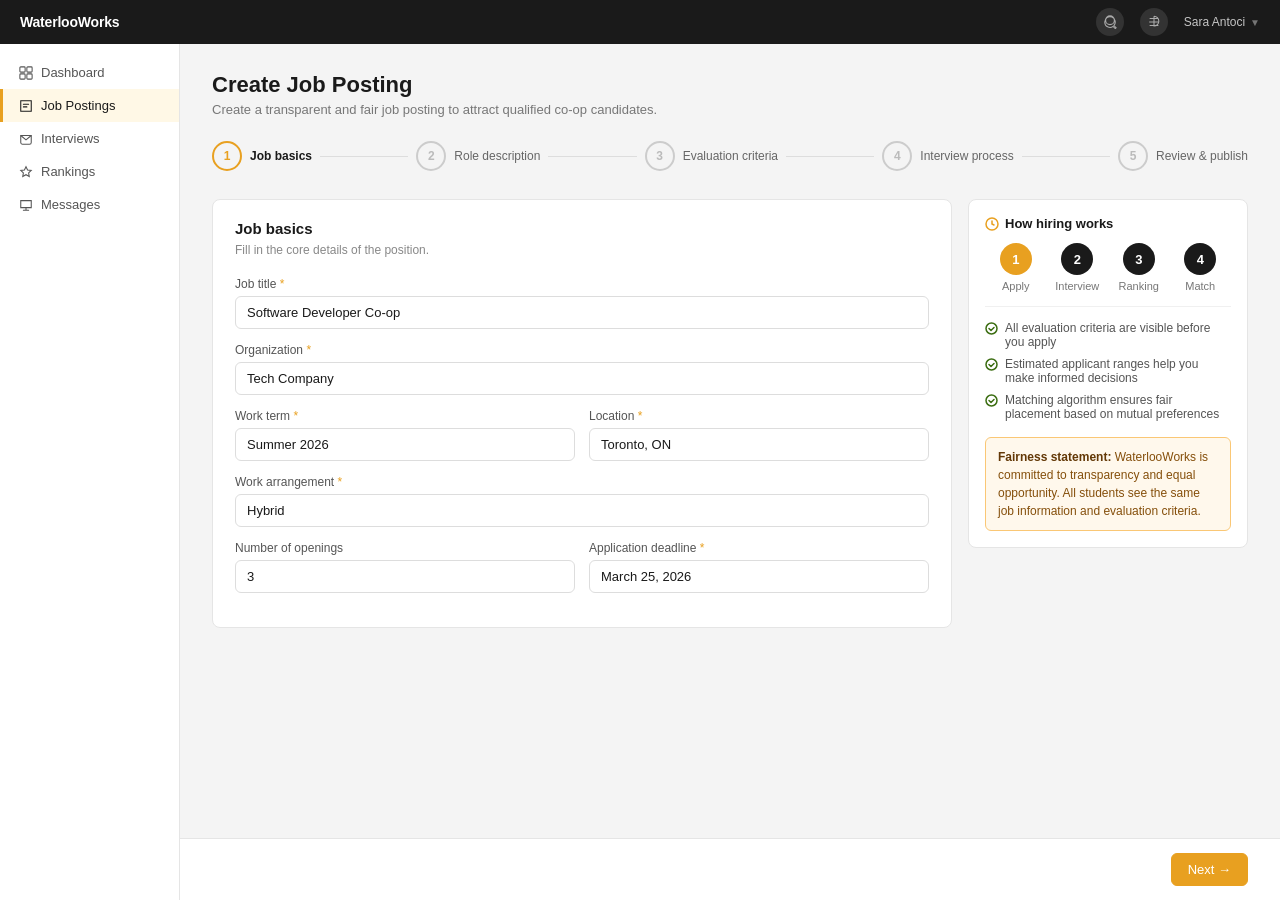
<file: waterlooworks-app.html>
<!DOCTYPE html>
<html lang="en">
<head>
<meta charset="UTF-8"/>
<meta name="viewport" content="width=device-width, initial-scale=1.0"/>
<title>WaterlooWorks — Create Job Posting</title>
<style>
  *{box-sizing:border-box;margin:0;padding:0;}
  html,body{height:100%;width:100%;font-family:-apple-system,BlinkMacSystemFont,'Segoe UI',sans-serif;font-size:13px;color:#1a1a1a;background:#f4f4f4;}

  /* ── Shell ── */
  .shell{display:flex;flex-direction:column;height:100vh;min-width:1024px;}

  /* ── Top bar ── */
  .topbar{height:44px;background:#1a1a1a;display:flex;align-items:center;justify-content:space-between;padding:0 20px;flex-shrink:0;z-index:10;}
  .topbar-logo{color:#fff;font-size:14px;font-weight:600;letter-spacing:-0.2px;}
  .topbar-right{display:flex;align-items:center;gap:16px;}
  .topbar-icon{width:28px;height:28px;border-radius:50%;background:#333;display:flex;align-items:center;justify-content:center;cursor:pointer;}
  .topbar-icon svg{width:14px;height:14px;stroke:#aaa;fill:none;}
  .topbar-user{color:rgba(255,255,255,0.75);font-size:12px;display:flex;align-items:center;gap:5px;cursor:pointer;}

  /* ── Body ── */
  .body{display:flex;flex:1;overflow:hidden;}

  /* ── Sidebar ── */
  .sidebar{width:180px;background:#fff;border-right:1px solid #e5e5e5;flex-shrink:0;padding:12px 0;overflow-y:auto;}
  .nav-item{padding:9px 16px;font-size:13px;color:#555;cursor:pointer;display:flex;align-items:center;gap:8px;border-left:3px solid transparent;}
  .nav-item:hover{background:#fafafa;color:#1a1a1a;}
  .nav-item.active{background:#fff8e6;color:#1a1a1a;font-weight:500;border-left-color:#E8A020;}
  .nav-item svg{width:14px;height:14px;stroke:currentColor;fill:none;flex-shrink:0;}

  /* ── Main content ── */
  .main{flex:1;overflow-y:auto;display:flex;flex-direction:column;}
  .content{flex:1;padding:28px 32px;background:#f4f4f4;}

  /* ── Page header ── */
  .pg-title{font-size:22px;font-weight:600;color:#1a1a1a;margin-bottom:4px;}
  .pg-sub{font-size:13px;color:#777;margin-bottom:24px;}

  /* ── Stepper ── */
  .stepper{display:flex;align-items:center;margin-bottom:28px;}
  .st-step{display:flex;align-items:center;gap:8px;flex-shrink:0;}
  .st-circle{width:30px;height:30px;border-radius:50%;font-size:12px;font-weight:600;display:flex;align-items:center;justify-content:center;flex-shrink:0;transition:all .2s;}
  .st-circle.done{background:#E8A020;color:#fff;}
  .st-circle.active{background:transparent;border:2px solid #E8A020;color:#E8A020;}
  .st-circle.todo{background:transparent;border:2px solid #ccc;color:#bbb;}
  .st-lbl{font-size:12px;color:#666;white-space:nowrap;}
  .st-lbl.active{color:#1a1a1a;font-weight:600;}
  .st-line{flex:1;height:1px;background:#ddd;margin:0 8px;min-width:20px;}
  .st-line.done{background:#E8A020;}

  /* ── Layout panels ── */
  .panels{display:grid;grid-template-columns:minmax(0,1fr) 280px;gap:16px;align-items:start;}

  /* ── Card ── */
  .card{background:#fff;border:1px solid #e5e5e5;border-radius:8px;padding:20px 22px;margin-bottom:16px;}
  .card:last-child{margin-bottom:0;}
  .card-title{font-size:15px;font-weight:600;color:#1a1a1a;margin-bottom:4px;}
  .card-sub{font-size:12px;color:#888;margin-bottom:18px;line-height:1.5;}

  /* ── Form elements ── */
  .field-grp{margin-bottom:14px;}
  .field-lbl{font-size:12px;color:#555;margin-bottom:5px;display:block;font-weight:500;}
  .field-req{color:#E8A020;}
  input[type=text],input[type=email],select,textarea{width:100%;padding:8px 11px;font-size:13px;border:1px solid #ddd;border-radius:6px;background:#fff;color:#1a1a1a;font-family:inherit;appearance:none;}
  input[type=text]:focus,select:focus,textarea:focus{outline:none;border-color:#E8A020;box-shadow:0 0 0 3px rgba(232,160,32,0.1);}
  textarea{resize:vertical;min-height:80px;line-height:1.5;}
  .field-row{display:grid;grid-template-columns:1fr 1fr;gap:14px;}
  .field-hint{font-size:11px;color:#aaa;margin-top:4px;}

  /* ── Tags ── */
  .tag-row{display:flex;flex-wrap:wrap;gap:6px;margin-top:8px;}
  .tag{display:inline-flex;align-items:center;gap:4px;background:#f5f5f5;border:1px solid #e0e0e0;border-radius:999px;padding:3px 10px;font-size:12px;color:#333;}
  .tag-rm{cursor:pointer;color:#aaa;font-size:11px;margin-left:2px;line-height:1;}
  .tag-rm:hover{color:#E24B4A;}
  .tag-add{display:flex;gap:8px;margin-top:8px;}

  /* ── Sliders ── */
  .slider-grp{margin-bottom:14px;}
  .sl-hdr{display:flex;justify-content:space-between;align-items:center;margin-bottom:6px;}
  .sl-name{font-size:13px;color:#1a1a1a;}
  .sl-val{font-size:13px;font-weight:600;color:#E8A020;min-width:38px;text-align:right;}
  input[type=range]{width:100%;height:4px;accent-color:#E8A020;cursor:pointer;}
  .total-row{display:flex;justify-content:space-between;align-items:center;padding:9px 13px;border-radius:6px;background:#fafafa;border:1px solid #eee;margin-top:12px;}
  .total-lbl{font-size:12px;color:#777;}
  .total-ok{font-size:13px;font-weight:600;color:#3B6D11;background:#EAF3DE;padding:2px 10px;border-radius:999px;}
  .total-warn{font-size:13px;font-weight:600;color:#A32D2D;background:#FCEBEB;padding:2px 10px;border-radius:999px;}

  /* ── Tip box ── */
  .tip-box{background:#FFF8EC;border:1px solid #FAC775;border-radius:8px;padding:12px 14px;}
  .tip-title{font-size:12px;font-weight:600;color:#633806;margin-bottom:3px;}
  .tip-body{font-size:12px;color:#854F0B;line-height:1.6;}

  /* ── Fair practices ── */
  .practices{margin-top:0;}
  .practice-item{display:flex;gap:10px;padding:8px 0;border-bottom:1px solid #f5f5f5;}
  .practice-item:last-child{border-bottom:none;}
  .practice-dot{width:6px;height:6px;border-radius:50%;background:#E8A020;flex-shrink:0;margin-top:4px;}
  .practice-text{font-size:12px;color:#555;line-height:1.5;}
  .practice-text strong{color:#1a1a1a;font-weight:600;}

  /* ── Preview card ── */
  .preview-lbl{font-size:11px;font-weight:600;color:#888;text-transform:uppercase;letter-spacing:.06em;margin-bottom:12px;display:flex;align-items:center;gap:6px;}
  .preview-dot-grn{width:7px;height:7px;border-radius:50%;background:#3B6D11;display:inline-block;}
  .preview-sec{margin-bottom:12px;}
  .preview-sec-lbl{font-size:10px;text-transform:uppercase;letter-spacing:.06em;color:#aaa;margin-bottom:4px;font-weight:600;}
  .crit-row{display:flex;align-items:center;gap:7px;padding:5px 0;border-bottom:1px solid #f5f5f5;}
  .crit-row:last-child{border-bottom:none;}
  .crit-name{font-size:12px;color:#333;flex-shrink:0;width:130px;white-space:nowrap;overflow:hidden;text-overflow:ellipsis;}
  .crit-track{flex:1;height:4px;background:#f0f0f0;border-radius:2px;}
  .crit-fill{height:100%;border-radius:2px;background:#E8A020;transition:width .3s;}
  .crit-pct{font-size:12px;font-weight:600;color:#E8A020;flex-shrink:0;min-width:32px;text-align:right;}
  .acct-badge{display:flex;align-items:flex-start;gap:8px;background:#EAF3DE;border:1px solid #C0DD97;border-radius:6px;padding:10px 12px;margin-top:12px;}
  .acct-badge p{font-size:12px;color:#27500A;line-height:1.5;}

  /* ── Step 1 ── */
  .how-hiring{border:1px solid #e5e5e5;border-radius:8px;background:#fff;padding:16px;}
  .how-steps{display:flex;justify-content:space-between;margin-bottom:14px;}
  .how-step{text-align:center;flex:1;}
  .how-num{width:32px;height:32px;border-radius:50%;background:#E8A020;color:#fff;font-size:13px;font-weight:700;display:flex;align-items:center;justify-content:center;margin:0 auto 5px;}
  .how-lbl{font-size:11px;color:#777;}
  .how-check{font-size:12px;color:#555;display:flex;align-items:flex-start;gap:7px;padding:4px 0;}
  .how-check svg{width:13px;height:13px;flex-shrink:0;margin-top:1px;}
  .fairness-note{background:#FFF8EC;border:1px solid #FAC775;border-radius:6px;padding:10px 12px;margin-top:12px;font-size:12px;color:#854F0B;line-height:1.5;}

  /* ── Interview checkboxes ── */
  .check-lbl{display:flex;align-items:center;gap:7px;font-size:13px;color:#1a1a1a;cursor:pointer;margin-bottom:7px;}
  input[type=checkbox]{accent-color:#E8A020;width:14px;height:14px;}

  /* ── Review & publish ── */
  .review-grid{display:grid;grid-template-columns:1fr 1fr;gap:10px 24px;margin-bottom:18px;}
  .review-field .rf-lbl{font-size:11px;color:#aaa;text-transform:uppercase;letter-spacing:.04em;margin-bottom:2px;}
  .review-field .rf-val{font-size:14px;font-weight:600;color:#1a1a1a;}
  .transparency-banner{background:#EAF3DE;border:1px solid #C0DD97;border-radius:8px;padding:13px 16px;margin-bottom:18px;display:flex;align-items:flex-start;gap:10px;}
  .transparency-banner p{font-size:12px;color:#27500A;line-height:1.6;}
  .review-preview-card{background:#fafafa;border:1px solid #eee;border-radius:8px;padding:16px;margin-bottom:16px;}
  .publish-actions{display:flex;gap:10px;padding-top:14px;border-top:1px solid #eee;}

  /* ── Buttons ── */
  .btn{padding:8px 16px;border-radius:6px;font-size:13px;font-weight:500;cursor:pointer;border:1px solid #ddd;background:#fff;color:#333;font-family:inherit;transition:background .12s,border-color .12s;}
  .btn:hover{background:#f5f5f5;}
  .btn-gold{background:#E8A020;border-color:#E8A020;color:#fff;}
  .btn-gold:hover{background:#d4901a;border-color:#d4901a;}
  .btn-outline{background:transparent;border-color:#ddd;color:#555;}

  /* ── Footer nav ── */
  .footer-nav{display:flex;justify-content:space-between;align-items:center;padding:14px 32px;background:#fff;border-top:1px solid #e5e5e5;flex-shrink:0;}

  /* ── Applications sidebar widget ── */
  .app-item{padding:10px 0;border-bottom:1px solid #f5f5f5;}
  .app-item:last-child{border-bottom:none;}
  .app-company{font-size:13px;font-weight:500;color:#1a1a1a;}
  .app-role{font-size:11px;color:#888;margin-top:1px;}
  .app-badge{display:inline-block;font-size:10px;font-weight:600;padding:2px 8px;border-radius:999px;margin-top:5px;}
  .badge-review{background:#FFF8EC;color:#854F0B;}
  .badge-interview{background:#EAF3DE;color:#27500A;}
  .badge-rejected{background:#FCEBEB;color:#A32D2D;}
  .badge-submitted{background:#f0f0f0;color:#555;}
  .badge-offer{background:#EAF3DE;color:#27500A;}

  .hidden{display:none!important;}

  /* Step 1 specific */
  .step1-panels{display:grid;grid-template-columns:minmax(0,1fr) 280px;gap:16px;align-items:start;}
</style>
</head>
<body>
<div class="shell">

  <!-- Top bar -->
  <div class="topbar">
    <span class="topbar-logo">WaterlooWorks</span>
    <div class="topbar-right">
      <div class="topbar-icon">
        <svg viewBox="0 0 16 16"><path d="M8 1a5 5 0 100 10A5 5 0 008 1zM2 8a6 6 0 1110.472 4.013L15 14.5l-1 1-2.487-2.528A6 6 0 012 8z" stroke-width="1.2"/></svg>
      </div>
      <div class="topbar-icon">
        <svg viewBox="0 0 16 16"><path d="M8 1.5a5.5 5.5 0 010 11M8 1.5V13M3 4h10M2.5 8h11M3 12h10" stroke-width="1.2"/></svg>
      </div>
      <span class="topbar-user">Sara Antoci <span style="color:rgba(255,255,255,0.4);font-size:10px;">▼</span></span>
    </div>
  </div>

  <!-- Body -->
  <div class="body">

    <!-- Sidebar -->
    <div class="sidebar">
      <div class="nav-item">
        <svg viewBox="0 0 16 16"><rect x="1" y="1" width="6" height="6" rx="1" stroke-width="1.2"/><rect x="9" y="1" width="6" height="6" rx="1" stroke-width="1.2"/><rect x="1" y="9" width="6" height="6" rx="1" stroke-width="1.2"/><rect x="9" y="9" width="6" height="6" rx="1" stroke-width="1.2"/></svg>
        Dashboard
      </div>
      <div class="nav-item active">
        <svg viewBox="0 0 16 16"><path d="M2 2h12v12H2z" stroke-width="1.2"/><path d="M5 6h6M5 9h4" stroke-width="1.2" stroke-linecap="round"/></svg>
        Job Postings
      </div>
      <div class="nav-item">
        <svg viewBox="0 0 16 16"><path d="M2 4h12v8a2 2 0 01-2 2H4a2 2 0 01-2-2V4z" stroke-width="1.2"/><path d="M2 4l6 5 6-5" stroke-width="1.2"/></svg>
        Interviews
      </div>
      <div class="nav-item">
        <svg viewBox="0 0 16 16"><path d="M8 2l1.8 3.6L14 6.2l-3 2.9.7 4.1L8 11.1l-3.7 2.1.7-4.1L2 6.2l4.2-.6z" stroke-width="1.2"/></svg>
        Rankings
      </div>
      <div class="nav-item">
        <svg viewBox="0 0 16 16"><path d="M14 3H2v8h12V3z" stroke-width="1.2"/><path d="M5 14h6M8 11v3" stroke-width="1.2" stroke-linecap="round"/></svg>
        Messages
      </div>
    </div>

    <!-- Main -->
    <div class="main">
      <div class="content">
        <div class="pg-title">Create Job Posting</div>
        <div class="pg-sub">Create a transparent and fair job posting to attract qualified co-op candidates.</div>

        <!-- Stepper -->
        <div class="stepper" id="stepper">
          <div class="st-step">
            <div class="st-circle active" id="sc1">1</div>
            <span class="st-lbl active" id="sl1">Job basics</span>
          </div>
          <div class="st-line todo" id="line1"></div>
          <div class="st-step">
            <div class="st-circle todo" id="sc2">2</div>
            <span class="st-lbl" id="sl2">Role description</span>
          </div>
          <div class="st-line todo" id="line2"></div>
          <div class="st-step">
            <div class="st-circle todo" id="sc3">3</div>
            <span class="st-lbl" id="sl3">Evaluation criteria</span>
          </div>
          <div class="st-line todo" id="line3"></div>
          <div class="st-step">
            <div class="st-circle todo" id="sc4">4</div>
            <span class="st-lbl" id="sl4">Interview process</span>
          </div>
          <div class="st-line todo" id="line4"></div>
          <div class="st-step">
            <div class="st-circle todo" id="sc5">5</div>
            <span class="st-lbl" id="sl5">Review &amp; publish</span>
          </div>
        </div>

        <!-- ═══════════ STEP 1: Job Basics ═══════════ -->
        <div id="view1">
          <div class="step1-panels">
            <div>
              <div class="card">
                <div class="card-title">Job basics</div>
                <div class="card-sub">Fill in the core details of the position.</div>
                <div class="field-grp">
                  <label class="field-lbl">Job title <span class="field-req">*</span></label>
                  <input type="text" placeholder="Software Developer Co-op" value="Software Developer Co-op"/>
                </div>
                <div class="field-grp">
                  <label class="field-lbl">Organization <span class="field-req">*</span></label>
                  <input type="text" placeholder="Tech Company" value="Tech Company"/>
                </div>
                <div class="field-row">
                  <div class="field-grp">
                    <label class="field-lbl">Work term <span class="field-req">*</span></label>
                    <select><option>Summer 2026</option><option>Fall 2026</option><option>Winter 2027</option></select>
                  </div>
                  <div class="field-grp">
                    <label class="field-lbl">Location <span class="field-req">*</span></label>
                    <input type="text" value="Toronto, ON"/>
                  </div>
                </div>
                <div class="field-grp">
                  <label class="field-lbl">Work arrangement <span class="field-req">*</span></label>
                  <select><option>Hybrid</option><option>Remote</option><option>On-site</option></select>
                </div>
                <div class="field-row">
                  <div class="field-grp">
                    <label class="field-lbl">Number of openings</label>
                    <input type="text" value="3"/>
                  </div>
                  <div class="field-grp">
                    <label class="field-lbl">Application deadline <span class="field-req">*</span></label>
                    <input type="text" value="March 25, 2026"/>
                  </div>
                </div>
              </div>
            </div>

            <div>
              <div class="how-hiring">
                <div style="font-size:13px;font-weight:600;color:#1a1a1a;margin-bottom:12px;display:flex;align-items:center;gap:6px;">
                  <svg width="14" height="14" viewBox="0 0 14 14" fill="none" stroke="#E8A020" stroke-width="1.5"><circle cx="7" cy="7" r="6"/><path d="M7 4v3l2 1" stroke-linecap="round"/></svg>
                  How hiring works
                </div>
                <div class="how-steps">
                  <div class="how-step"><div class="how-num">1</div><div class="how-lbl">Apply</div></div>
                  <div class="how-step"><div class="how-num" style="background:#1a1a1a;">2</div><div class="how-lbl">Interview</div></div>
                  <div class="how-step"><div class="how-num" style="background:#1a1a1a;">3</div><div class="how-lbl">Ranking</div></div>
                  <div class="how-step"><div class="how-num" style="background:#1a1a1a;">4</div><div class="how-lbl">Match</div></div>
                </div>
                <div style="border-top:1px solid #f0f0f0;padding-top:10px;">
                  <div class="how-check">
                    <svg viewBox="0 0 13 13" fill="none" stroke="#3B6D11" stroke-width="1.5"><circle cx="6.5" cy="6.5" r="5.5"/><path d="M4 6.5l2 2 3-3" stroke-linecap="round" stroke-linejoin="round"/></svg>
                    <span style="font-size:12px;color:#555;">All evaluation criteria are visible before you apply</span>
                  </div>
                  <div class="how-check">
                    <svg viewBox="0 0 13 13" fill="none" stroke="#3B6D11" stroke-width="1.5"><circle cx="6.5" cy="6.5" r="5.5"/><path d="M4 6.5l2 2 3-3" stroke-linecap="round" stroke-linejoin="round"/></svg>
                    <span style="font-size:12px;color:#555;">Estimated applicant ranges help you make informed decisions</span>
                  </div>
                  <div class="how-check">
                    <svg viewBox="0 0 13 13" fill="none" stroke="#3B6D11" stroke-width="1.5"><circle cx="6.5" cy="6.5" r="5.5"/><path d="M4 6.5l2 2 3-3" stroke-linecap="round" stroke-linejoin="round"/></svg>
                    <span style="font-size:12px;color:#555;">Matching algorithm ensures fair placement based on mutual preferences</span>
                  </div>
                </div>
                <div class="fairness-note">
                  <strong style="color:#633806;">Fairness statement:</strong> WaterlooWorks is committed to transparency and equal opportunity. All students see the same job information and evaluation criteria.
                </div>
              </div>
            </div>
          </div>
        </div>

        <!-- ═══════════ STEP 2: Role Description ═══════════ -->
        <div id="view2" class="hidden">
          <div class="panels">
            <div>
              <div class="card">
                <div class="card-title">Role description</div>
                <div class="card-sub">Clear, specific descriptions attract better-fit candidates and set honest expectations from day one.</div>

                <!-- Guided prompt accordion -->
                <div style="background:#f9f9f9;border:1px solid #eee;border-radius:6px;padding:12px 14px;margin-bottom:16px;">
                  <div style="font-size:12px;font-weight:600;color:#1a1a1a;margin-bottom:8px;display:flex;align-items:center;gap:6px;">
                    <svg width="13" height="13" viewBox="0 0 13 13" fill="none" stroke="#E8A020" stroke-width="1.4"><circle cx="6.5" cy="6.5" r="5.5"/><path d="M6.5 4v2.5l1.5 1" stroke-linecap="round"/></svg>
                    Writing prompts — answer these to build your description
                  </div>
                  <div style="display:flex;flex-direction:column;gap:6px;">
                    <div style="font-size:12px;color:#555;padding:6px 10px;background:#fff;border-radius:4px;border:1px solid #eee;cursor:pointer;" onclick="insertPrompt('What will this student work on day-to-day?')">💬 What will this student work on day-to-day?</div>
                    <div style="font-size:12px;color:#555;padding:6px 10px;background:#fff;border-radius:4px;border:1px solid #eee;cursor:pointer;" onclick="insertPrompt('What project or team will they join?')">💬 What project or team will they join?</div>
                    <div style="font-size:12px;color:#555;padding:6px 10px;background:#fff;border-radius:4px;border:1px solid #eee;cursor:pointer;" onclick="insertPrompt('What will they learn or take away from this role?')">💬 What will they learn or take away from this role?</div>
                    <div style="font-size:12px;color:#555;padding:6px 10px;background:#fff;border-radius:4px;border:1px solid #eee;cursor:pointer;" onclick="insertPrompt('What does success look like after 4 months?')">💬 What does success look like after 4 months?</div>
                  </div>
                </div>

                <div class="field-grp">
                  <label class="field-lbl">Responsibilities <span class="field-req">*</span></label>
                  <textarea id="resp-area" rows="5" placeholder="Click a prompt above to get started, or write directly here...&#10;&#10;• Describe day-to-day tasks&#10;• Explain projects the student will contribute to&#10;• Mention tools and technologies they'll use"></textarea>
                  <div style="display:flex;justify-content:space-between;align-items:center;margin-top:4px;">
                    <div class="field-hint">Be specific — vague descriptions reduce application quality.</div>
                    <div style="font-size:11px;color:#aaa;" id="resp-count">0 words</div>
                  </div>
                </div>

                <!-- Candidate contact preference — from peer feedback -->
                <div class="field-grp" style="border-top:1px solid #f0f0f0;padding-top:14px;margin-top:4px;">
                  <label class="field-lbl">Candidate contact preference</label>
                  <div style="font-size:12px;color:#777;margin-bottom:8px;line-height:1.5;">Let candidates know how they can reach out with questions before applying. This opens a communication channel and shows openness.</div>
                  <div style="display:flex;flex-direction:column;gap:6px;margin-bottom:10px;">
                    <label class="check-lbl"><input type="radio" name="contact-pref" value="email" style="accent-color:#E8A020;width:14px;height:14px;"/> Allow candidates to email before applying</label>
                    <label class="check-lbl"><input type="radio" name="contact-pref" value="linkedin"/> Share LinkedIn profile for questions</label>
                    <label class="check-lbl"><input type="radio" name="contact-pref" value="none" checked/> No direct contact — apply through WaterlooWorks only</label>
                  </div>
                  <div id="contact-email-field" style="display:none;">
                    <input type="text" placeholder="Hiring manager email (e.g., sara@techcompany.com)" style="margin-top:4px;"/>
                    <div class="field-hint">This email will be visible to students viewing the posting.</div>
                  </div>
                  <div id="contact-linkedin-field" style="display:none;">
                    <input type="text" placeholder="LinkedIn URL" style="margin-top:4px;"/>
                    <div class="field-hint">Students can message you directly before submitting an application.</div>
                  </div>
                </div>

                <div class="field-grp">
                  <label class="field-lbl">Required skills <span class="field-req">*</span></label>
                  <div class="tag-add">
                    <input type="text" id="req-inp" placeholder="Add a skill (e.g., Python, SQL)" style="flex:1;"/>
                    <button class="btn btn-gold" onclick="addTag('req')">+</button>
                  </div>
                  <div class="tag-row" id="req-tags">
                    <span class="tag">Python <span class="tag-rm" onclick="removeTag(this)">×</span></span>
                    <span class="tag">SQL <span class="tag-rm" onclick="removeTag(this)">×</span></span>
                    <span class="tag">JavaScript <span class="tag-rm" onclick="removeTag(this)">×</span></span>
                  </div>
                  <div class="field-hint">Essential skills needed to succeed in this role.</div>
                </div>
                <div class="field-grp">
                  <label class="field-lbl">Preferred skills</label>
                  <div class="tag-add">
                    <input type="text" id="pref-inp" placeholder="Add a preferred skill" style="flex:1;"/>
                    <button class="btn btn-gold" onclick="addTag('pref')">+</button>
                  </div>
                  <div class="tag-row" id="pref-tags">
                    <span class="tag">Docker <span class="tag-rm" onclick="removeTag(this)">×</span></span>
                    <span class="tag">AWS <span class="tag-rm" onclick="removeTag(this)">×</span></span>
                  </div>
                  <div class="field-hint">Skills that are nice to have but not required.</div>
                </div>
              </div>
              <div class="tip-box">
                <div class="tip-title">Fair hiring tip</div>
                <div class="tip-body">Avoid over-prioritizing GPA. Focus on relevant skills, experiences, and learning potential. A clearer description also helps students self-screen — reducing mismatched applications for both sides.</div>
              </div>
            </div>

            <div>
              <div class="card">
                <div class="preview-lbl"><span class="preview-dot-grn"></span> Student view preview</div>
                <div class="preview-sec">
                  <div class="preview-sec-lbl">Job title</div>
                  <div style="font-size:14px;font-weight:600;color:#1a1a1a;">Software Developer Co-op</div>
                </div>
                <div class="preview-sec">
                  <div class="preview-sec-lbl">Responsibilities</div>
                  <div style="font-size:12px;color:#888;font-style:italic;">No responsibilities specified yet.</div>
                </div>
                <div class="preview-sec">
                  <div class="preview-sec-lbl">Required skills</div>
                  <div class="tag-row"><span class="tag">Python</span><span class="tag">SQL</span><span class="tag">JavaScript</span></div>
                </div>
                <div class="preview-sec">
                  <div class="preview-sec-lbl">Preferred skills</div>
                  <div class="tag-row"><span class="tag">Docker</span><span class="tag">AWS</span></div>
                </div>
                <div class="preview-sec">
                  <div class="preview-sec-lbl">Evaluation criteria</div>
                  <div class="crit-row"><span class="crit-name">Technical skills</span><div class="crit-track"><div class="crit-fill" style="width:25%"></div></div><span class="crit-pct">25%</span></div>
                  <div class="crit-row"><span class="crit-name">Experience</span><div class="crit-track"><div class="crit-fill" style="width:25%"></div></div><span class="crit-pct">25%</span></div>
                  <div class="crit-row"><span class="crit-name">Communication</span><div class="crit-track"><div class="crit-fill" style="width:25%"></div></div><span class="crit-pct">25%</span></div>
                  <div class="crit-row"><span class="crit-name">Problem solving</span><div class="crit-track"><div class="crit-fill" style="width:25%"></div></div><span class="crit-pct">25%</span></div>
                </div>
              </div>
            </div>
          </div>
        </div>

        <!-- ═══════════ STEP 3: Evaluation Criteria ═══════════ -->
        <div id="view3" class="hidden">
          <div class="panels">
            <div>
              <div class="card">
                <div class="card-title">Candidate evaluation criteria</div>
                <div class="card-sub">Define how you'll evaluate candidates. Weights are visible to students — keeping your hiring process transparent and accountable. Adjust to total 100%.</div>

                <div class="slider-grp">
                  <div class="sl-hdr"><span class="sl-name">Technical skills</span><span class="sl-val" id="v1">25%</span></div>
                  <input type="range" min="0" max="100" step="5" value="25" id="s1" oninput="sync()">
                </div>
                <div class="slider-grp">
                  <div class="sl-hdr"><span class="sl-name">Experience</span><span class="sl-val" id="v2">25%</span></div>
                  <input type="range" min="0" max="100" step="5" value="25" id="s2" oninput="sync()">
                </div>
                <div class="slider-grp">
                  <div class="sl-hdr"><span class="sl-name">Communication</span><span class="sl-val" id="v3">25%</span></div>
                  <input type="range" min="0" max="100" step="5" value="25" id="s3" oninput="sync()">
                </div>
                <div class="slider-grp">
                  <div class="sl-hdr"><span class="sl-name">Problem solving</span><span class="sl-val" id="v4">25%</span></div>
                  <input type="range" min="0" max="100" step="5" value="25" id="s4" oninput="sync()">
                </div>
                <div id="extra-sliders"></div>

                <div class="total-row">
                  <span class="total-lbl">Total weight</span>
                  <span id="total-val" class="total-ok">100%</span>
                </div>

                <div style="margin-top:16px;">
                  <label class="field-lbl">Add custom criterion</label>
                  <div style="display:flex;gap:8px;">
                    <input type="text" id="custom-inp" placeholder="e.g., Team collaboration" style="flex:1;"/>
                    <button class="btn btn-gold" onclick="addCrit()">+ Add</button>
                  </div>
                </div>
              </div>

              <div class="card tip-box" style="border-color:#FAC775;">
                <div class="tip-title">Fair hiring best practices</div>
                <div class="practices">
                  <div class="practice-item">
                    <div class="practice-dot"></div>
                    <div class="practice-text"><strong>Avoid over-reliance on GPA:</strong> Academic performance is just one indicator. Consider projects, experience, and growth potential.</div>
                  </div>
                  <div class="practice-item">
                    <div class="practice-dot"></div>
                    <div class="practice-text"><strong>Evaluate multiple dimensions:</strong> Use a balanced rubric that assesses various competencies beyond technical skills.</div>
                  </div>
                  <div class="practice-item">
                    <div class="practice-dot"></div>
                    <div class="practice-text"><strong>Support diverse candidates:</strong> Consider alternative pathways and experiences. Not all strong candidates follow the same journey.</div>
                  </div>
                </div>
              </div>
            </div>

            <div>
              <div class="card">
                <div class="preview-lbl"><span class="preview-dot-grn"></span> Student view preview</div>
                <div class="preview-sec">
                  <div class="preview-sec-lbl">Position</div>
                  <div style="font-size:14px;font-weight:600;color:#1a1a1a;">Software Developer Co-op</div>
                  <div style="font-size:11px;color:#888;margin-top:2px;">Tech Company &middot; Toronto, ON &middot; Hybrid</div>
                </div>
                <div class="preview-sec">
                  <div class="preview-sec-lbl">How you'll be evaluated</div>
                  <div id="preview-crits"></div>
                </div>
                <div class="acct-badge">
                  <svg width="14" height="14" viewBox="0 0 14 14" fill="none" style="flex-shrink:0;margin-top:1px;"><circle cx="7" cy="7" r="6" stroke="#3B6D11" stroke-width="1.2"/><path d="M4 7.2l2 2 4-4" stroke="#3B6D11" stroke-width="1.3" stroke-linecap="round" stroke-linejoin="round"/></svg>
                  <p>Criteria are published to all students before they apply — supporting transparency and equal opportunity.</p>
                </div>
              </div>
            </div>
          </div>
        </div>

        <!-- ═══════════ STEP 4: Interview Process ═══════════ -->
        <div id="view4" class="hidden">
          <div class="panels">
            <div>
              <div class="card">
                <div class="card-title">Interview process</div>
                <div class="card-sub">Specific, honest process details help candidates prepare well and signal that your hiring is structured and fair — not a black box.</div>
                <div class="field-row">
                  <div class="field-grp">
                    <label class="field-lbl">Number of interview rounds <span class="field-req">*</span></label>
                    <select id="rounds-select" onchange="updateRounds()">
                      <option value="0">Select number of rounds</option>
                      <option value="1">1 round</option>
                      <option value="2" selected>2 rounds</option>
                      <option value="3">3 rounds</option>
                      <option value="4">4+ rounds</option>
                    </select>
                  </div>
                  <div class="field-grp">
                    <label class="field-lbl">Decision timeline <span class="field-req">*</span></label>
                    <select>
                      <option>Within 1 week</option>
                      <option>Within 2 weeks</option>
                      <option>Within 3 days</option>
                      <option>Same day</option>
                    </select>
                    <div class="field-hint">Students rely on this to manage competing offers.</div>
                  </div>
                </div>

                <!-- Per-round breakdown -->
                <div id="rounds-breakdown" style="margin-bottom:14px;">
                  <div style="font-size:12px;font-weight:600;color:#1a1a1a;margin-bottom:10px;display:flex;align-items:center;gap:6px;">
                    <svg width="13" height="13" viewBox="0 0 13 13" fill="none" stroke="#E8A020" stroke-width="1.4"><rect x="1" y="1" width="11" height="11" rx="2"/><path d="M4 6.5h5M6.5 4v5" stroke-linecap="round"/></svg>
                    Round-by-round breakdown
                    <span style="font-size:11px;font-weight:400;color:#aaa;">— describe each round so candidates know what to prepare</span>
                  </div>
                  <div id="round-items"></div>
                </div>

                <div class="field-grp">
                  <label class="field-lbl">Interview format <span class="field-req">*</span></label>
                  <div style="display:flex;gap:16px;flex-wrap:wrap;">
                    <label class="check-lbl"><input type="checkbox" checked/> Virtual / Video</label>
                    <label class="check-lbl"><input type="checkbox"/> In-person</label>
                    <label class="check-lbl"><input type="checkbox"/> Phone</label>
                  </div>
                </div>

                <div class="field-row">
                  <div class="field-grp">
                    <label class="field-lbl">Estimated duration (per interview)</label>
                    <select>
                      <option>30 minutes</option>
                      <option selected>45 minutes</option>
                      <option>60 minutes</option>
                      <option>90 minutes</option>
                    </select>
                  </div>
                  <div class="field-grp">
                    <label class="field-lbl">Who will be interviewing?</label>
                    <input type="text" placeholder="e.g., Hiring Manager + Team Lead"/>
                    <div class="field-hint">Helps candidates understand the seniority and context.</div>
                  </div>
                </div>

                <!-- Feedback commitment — from peer feedback -->
                <div style="border-top:1px solid #f0f0f0;padding-top:14px;margin-top:4px;margin-bottom:14px;">
                  <div style="font-size:12px;font-weight:600;color:#1a1a1a;margin-bottom:6px;display:flex;align-items:center;gap:6px;">
                    <svg width="13" height="13" viewBox="0 0 13 13" fill="none" stroke="#185FA5" stroke-width="1.4"><path d="M2 2h9v7H2z"/><path d="M4 9l1 2h3l1-2" stroke-linecap="round" stroke-linejoin="round"/></svg>
                    Candidate feedback commitment
                  </div>
                  <div style="font-size:12px;color:#777;margin-bottom:8px;line-height:1.5;">Will you provide feedback to unsuccessful candidates? This is a key part of accountability — students benefit greatly from understanding why they weren't selected.</div>
                  <div style="display:flex;flex-direction:column;gap:6px;">
                    <label class="check-lbl"><input type="radio" name="feedback-pref" value="all" style="accent-color:#E8A020;width:14px;height:14px;"/> Yes — I'll provide feedback to all interviewed candidates</label>
                    <label class="check-lbl"><input type="radio" name="feedback-pref" value="request"/> Yes — on request after the decision</label>
                    <label class="check-lbl"><input type="radio" name="feedback-pref" value="none" checked/> No feedback provided</label>
                  </div>
                  <div id="feedback-note" style="display:none;margin-top:8px;background:#E6F1FB;border:1px solid #B5D4F4;border-radius:6px;padding:8px 12px;font-size:12px;color:#0C447C;line-height:1.5;">
                    Providing feedback improves your employer reputation and the quality of future applicants. Students remember employers who invest in their growth.
                  </div>
                </div>

                <div class="field-grp">
                  <label class="field-lbl">Additional process notes</label>
                  <textarea rows="3" placeholder="Any other details candidates should know — e.g., 'First round is a 30-min culture fit call. Second round includes a 1-hour technical take-home.'"></textarea>
                </div>
              </div>
              <div class="tip-box">
                <div class="tip-title">Accountability tip</div>
                <div class="tip-body">The more specific your process description, the more seriously candidates can prepare — and the better your interviews will go. Employers who commit to feedback see stronger application pools over time.</div>
              </div>
            </div>

            <div>
              <div class="card">
                <div class="preview-lbl"><span class="preview-dot-grn"></span> What students will see</div>
                <div class="preview-sec">
                  <div class="preview-sec-lbl">Interview process</div>
                  <div style="font-size:12px;color:#333;line-height:1.6;">
                    <div style="display:flex;gap:8px;margin-bottom:5px;"><span style="color:#aaa;width:80px;flex-shrink:0;">Format</span><span>Virtual / Video</span></div>
                    <div style="display:flex;gap:8px;margin-bottom:5px;"><span style="color:#aaa;width:80px;flex-shrink:0;">Rounds</span><span>2 rounds</span></div>
                    <div style="display:flex;gap:8px;margin-bottom:5px;"><span style="color:#aaa;width:80px;flex-shrink:0;">Duration</span><span>~45 min each</span></div>
                    <div style="display:flex;gap:8px;"><span style="color:#aaa;width:80px;flex-shrink:0;">Decision</span><span>Within 1 week</span></div>
                  </div>
                </div>
                <div class="acct-badge" style="margin-top:14px;">
                  <svg width="14" height="14" viewBox="0 0 14 14" fill="none" style="flex-shrink:0;margin-top:1px;"><circle cx="7" cy="7" r="6" stroke="#3B6D11" stroke-width="1.2"/><path d="M4 7.2l2 2 4-4" stroke="#3B6D11" stroke-width="1.3" stroke-linecap="round" stroke-linejoin="round"/></svg>
                  <p>Process details are shown to students before applying — promoting informed decisions and fair competition.</p>
                </div>
              </div>
            </div>
          </div>
        </div>

        <!-- ═══════════ STEP 5: Review & Publish ═══════════ -->
        <div id="view5" class="hidden">
          <div class="transparency-banner">
            <svg width="16" height="16" viewBox="0 0 16 16" fill="none" style="flex-shrink:0;margin-top:2px;"><circle cx="8" cy="8" r="7" stroke="#3B6D11" stroke-width="1.3"/><path d="M5 8.5l2.5 2.5 4.5-5" stroke="#3B6D11" stroke-width="1.4" stroke-linecap="round" stroke-linejoin="round"/></svg>
            <p><strong style="color:#27500A;">Student transparency preview</strong> — This is exactly what students see when viewing your posting. Transparency builds trust and attracts stronger, more qualified candidates.</p>
          </div>

          <div class="panels">
            <!-- Left: student preview + review & publish -->
            <div>
              <div class="review-preview-card">
                <div style="font-size:16px;font-weight:600;color:#1a1a1a;margin-bottom:2px;">Software Developer Co-op</div>
                <div style="font-size:12px;color:#888;margin-bottom:14px;">Tech Company &middot; Toronto, ON &middot; Hybrid &middot; Summer 2026</div>

                <div style="font-size:11px;text-transform:uppercase;letter-spacing:.06em;color:#aaa;font-weight:600;margin-bottom:5px;">Responsibilities</div>
                <div style="font-size:12px;color:#555;margin-bottom:12px;line-height:1.5;">No responsibilities specified yet.</div>

                <div style="font-size:11px;text-transform:uppercase;letter-spacing:.06em;color:#aaa;font-weight:600;margin-bottom:6px;">Evaluation criteria</div>
                <div id="review-crits"></div>
                <div style="display:flex;justify-content:space-between;padding:7px 0;border-top:1px solid #eee;margin-top:4px;">
                  <span style="font-size:12px;font-weight:600;color:#1a1a1a;">Total weight</span>
                  <span style="font-size:12px;font-weight:600;background:#1a1a1a;color:#fff;padding:2px 10px;border-radius:999px;">100%</span>
                </div>

                <div style="font-size:11px;text-transform:uppercase;letter-spacing:.06em;color:#aaa;font-weight:600;margin:12px 0 5px;">Interview process</div>
                <div style="font-size:12px;color:#555;">2 rounds &middot; Virtual / Video &middot; ~45 min each &middot; Decision within 1 week</div>
              </div>

              <div class="card">
                <div class="card-title" style="margin-bottom:16px;">Review &amp; publish</div>
                <div class="review-grid">
                  <div class="review-field"><div class="rf-lbl">Job title</div><div class="rf-val">Software Developer Co-op</div></div>
                  <div class="review-field"><div class="rf-lbl">Organization</div><div class="rf-val">Tech Company</div></div>
                  <div class="review-field"><div class="rf-lbl">Work term</div><div class="rf-val">Summer 2026</div></div>
                  <div class="review-field"><div class="rf-lbl">Location</div><div class="rf-val">Toronto, ON</div></div>
                  <div class="review-field"><div class="rf-lbl">Work arrangement</div><div class="rf-val">Hybrid</div></div>
                  <div class="review-field"><div class="rf-lbl">Interview rounds</div><div class="rf-val">2 rounds</div></div>
                </div>
                <div class="publish-actions">
                  <button class="btn btn-outline">
                    <svg width="13" height="13" viewBox="0 0 13 13" fill="none" stroke="currentColor" stroke-width="1.3" style="vertical-align:-2px;margin-right:4px;"><path d="M2 9V11h9V9M6.5 2v7M4 5l2.5-3 2.5 3" stroke-linecap="round" stroke-linejoin="round"/></svg>
                    Save draft
                  </button>
                  <button class="btn btn-outline">
                    <svg width="13" height="13" viewBox="0 0 13 13" fill="none" stroke="currentColor" stroke-width="1.3" style="vertical-align:-2px;margin-right:4px;"><circle cx="6.5" cy="6.5" r="5"/><path d="M4 6.5a2.5 2.5 0 005 0" stroke-linecap="round"/></svg>
                    Preview posting
                  </button>
                  <button class="btn btn-gold">
                    <svg width="13" height="13" viewBox="0 0 13 13" fill="none" stroke="#fff" stroke-width="1.3" style="vertical-align:-2px;margin-right:4px;"><path d="M2 7l3.5 3.5 6-7" stroke-linecap="round" stroke-linejoin="round"/></svg>
                    Publish job
                  </button>
                </div>
              </div>
            </div>

            <!-- Right: Transparency & Competence panel -->
            <div>

              <!-- Posting health score -->
              <div class="card" style="margin-bottom:16px;">
                <div style="display:flex;align-items:center;justify-content:space-between;margin-bottom:14px;">
                  <div style="font-size:13px;font-weight:600;color:#1a1a1a;">Posting quality score</div>
                  <div style="background:#EAF3DE;color:#27500A;font-size:12px;font-weight:700;padding:3px 10px;border-radius:999px;">Strong</div>
                </div>

                <div style="display:flex;gap:10px;margin-bottom:14px;">
                  <!-- Transparency score -->
                  <div style="flex:1;background:#f9f9f9;border:1px solid #eee;border-radius:8px;padding:12px;text-align:center;">
                    <div style="position:relative;width:56px;height:56px;margin:0 auto 8px;">
                      <svg viewBox="0 0 56 56" width="56" height="56">
                        <circle cx="28" cy="28" r="24" fill="none" stroke="#eee" stroke-width="5"/>
                        <circle cx="28" cy="28" r="24" fill="none" stroke="#E8A020" stroke-width="5"
                          stroke-dasharray="150.796" stroke-dashoffset="22.6" stroke-linecap="round"
                          transform="rotate(-90 28 28)"/>
                      </svg>
                      <div style="position:absolute;inset:0;display:flex;align-items:center;justify-content:center;font-size:13px;font-weight:700;color:#1a1a1a;">85%</div>
                    </div>
                    <div style="font-size:11px;font-weight:600;color:#1a1a1a;margin-bottom:2px;">Transparency</div>
                    <div style="font-size:11px;color:#888;">Criteria visible to students</div>
                  </div>
                  <!-- Competence score -->
                  <div style="flex:1;background:#f9f9f9;border:1px solid #eee;border-radius:8px;padding:12px;text-align:center;">
                    <div style="position:relative;width:56px;height:56px;margin:0 auto 8px;">
                      <svg viewBox="0 0 56 56" width="56" height="56">
                        <circle cx="28" cy="28" r="24" fill="none" stroke="#eee" stroke-width="5"/>
                        <circle cx="28" cy="28" r="24" fill="none" stroke="#3B6D11" stroke-width="5"
                          stroke-dasharray="150.796" stroke-dashoffset="30.1" stroke-linecap="round"
                          transform="rotate(-90 28 28)"/>
                      </svg>
                      <div style="position:absolute;inset:0;display:flex;align-items:center;justify-content:center;font-size:13px;font-weight:700;color:#1a1a1a;">80%</div>
                    </div>
                    <div style="font-size:11px;font-weight:600;color:#1a1a1a;margin-bottom:2px;">Competence</div>
                    <div style="font-size:11px;color:#888;">Multi-criteria evaluation</div>
                  </div>
                </div>

                <!-- Score breakdown rows -->
                <div style="border-top:1px solid #f0f0f0;padding-top:12px;">
                  <div style="font-size:11px;font-weight:600;color:#aaa;text-transform:uppercase;letter-spacing:.05em;margin-bottom:8px;">What makes this posting strong</div>

                  <div style="display:flex;align-items:flex-start;gap:8px;margin-bottom:8px;">
                    <svg width="14" height="14" viewBox="0 0 14 14" fill="none" style="flex-shrink:0;margin-top:1px;"><circle cx="7" cy="7" r="6" fill="#EAF3DE"/><path d="M4 7.2l2 2 4-4" stroke="#3B6D11" stroke-width="1.3" stroke-linecap="round" stroke-linejoin="round"/></svg>
                    <div style="font-size:12px;color:#333;line-height:1.4;">Evaluation weights are <strong>published to students</strong> before they apply</div>
                  </div>
                  <div style="display:flex;align-items:flex-start;gap:8px;margin-bottom:8px;">
                    <svg width="14" height="14" viewBox="0 0 14 14" fill="none" style="flex-shrink:0;margin-top:1px;"><circle cx="7" cy="7" r="6" fill="#EAF3DE"/><path d="M4 7.2l2 2 4-4" stroke="#3B6D11" stroke-width="1.3" stroke-linecap="round" stroke-linejoin="round"/></svg>
                    <div style="font-size:12px;color:#333;line-height:1.4;"><strong>4 criteria</strong> assessed — reduces single-metric bias</div>
                  </div>
                  <div style="display:flex;align-items:flex-start;gap:8px;margin-bottom:8px;">
                    <svg width="14" height="14" viewBox="0 0 14 14" fill="none" style="flex-shrink:0;margin-top:1px;"><circle cx="7" cy="7" r="6" fill="#EAF3DE"/><path d="M4 7.2l2 2 4-4" stroke="#3B6D11" stroke-width="1.3" stroke-linecap="round" stroke-linejoin="round"/></svg>
                    <div style="font-size:12px;color:#333;line-height:1.4;">Interview structure and <strong>timeline disclosed</strong> upfront</div>
                  </div>
                  <div style="display:flex;align-items:flex-start;gap:8px;">
                    <svg width="14" height="14" viewBox="0 0 14 14" fill="none" style="flex-shrink:0;margin-top:1px;"><circle cx="7" cy="7" r="6" fill="#FFF8EC" stroke="#FAC775" stroke-width="1"/><path d="M7 4.5v3M7 9h.01" stroke="#854F0B" stroke-width="1.3" stroke-linecap="round"/></svg>
                    <div style="font-size:12px;color:#854F0B;line-height:1.4;">Add responsibilities to reach a <strong>perfect score</strong></div>
                  </div>
                </div>
              </div>

              <!-- Transparency checklist -->
              <div class="card" style="margin-bottom:16px;">
                <div style="display:flex;align-items:center;gap:7px;margin-bottom:12px;">
                  <svg width="14" height="14" viewBox="0 0 14 14" fill="none"><circle cx="7" cy="7" r="6" stroke="#185FA5" stroke-width="1.2"/><path d="M4.5 7l1.5 1.5 3.5-3.5" stroke="#185FA5" stroke-width="1.3" stroke-linecap="round" stroke-linejoin="round"/></svg>
                  <div style="font-size:13px;font-weight:600;color:#1a1a1a;">Transparency checklist</div>
                </div>
                <div style="font-size:11px;color:#aaa;text-transform:uppercase;letter-spacing:.05em;font-weight:600;margin-bottom:8px;">What students can see</div>
                <div style="display:flex;flex-direction:column;gap:7px;">
                  <div style="display:flex;justify-content:space-between;align-items:center;font-size:12px;">
                    <span style="color:#333;">Evaluation criteria &amp; weights</span>
                    <span style="background:#EAF3DE;color:#27500A;font-size:11px;font-weight:600;padding:2px 8px;border-radius:999px;">Visible</span>
                  </div>
                  <div style="display:flex;justify-content:space-between;align-items:center;font-size:12px;">
                    <span style="color:#333;">Interview format &amp; rounds</span>
                    <span style="background:#EAF3DE;color:#27500A;font-size:11px;font-weight:600;padding:2px 8px;border-radius:999px;">Visible</span>
                  </div>
                  <div style="display:flex;justify-content:space-between;align-items:center;font-size:12px;">
                    <span style="color:#333;">Decision timeline</span>
                    <span style="background:#EAF3DE;color:#27500A;font-size:11px;font-weight:600;padding:2px 8px;border-radius:999px;">Visible</span>
                  </div>
                  <div style="display:flex;justify-content:space-between;align-items:center;font-size:12px;">
                    <span style="color:#333;">Required vs. preferred skills</span>
                    <span style="background:#EAF3DE;color:#27500A;font-size:11px;font-weight:600;padding:2px 8px;border-radius:999px;">Visible</span>
                  </div>
                  <div style="display:flex;justify-content:space-between;align-items:center;font-size:12px;">
                    <span style="color:#333;">Role responsibilities</span>
                    <span style="background:#FFF8EC;color:#854F0B;font-size:11px;font-weight:600;padding:2px 8px;border-radius:999px;">Missing</span>
                  </div>
                </div>
              </div>

              <!-- Competence signal -->
              <div class="card" style="background:#FAFAFA;">
                <div style="display:flex;align-items:center;gap:7px;margin-bottom:10px;">
                  <svg width="14" height="14" viewBox="0 0 14 14" fill="none"><path d="M7 1l1.6 3.2 3.4.5-2.5 2.4.6 3.4L7 9l-3.1 1.5.6-3.4L2 4.7l3.4-.5z" stroke="#E8A020" stroke-width="1.2" stroke-linejoin="round"/></svg>
                  <div style="font-size:13px;font-weight:600;color:#1a1a1a;">Competence signal to candidates</div>
                </div>
                <div style="font-size:12px;color:#555;line-height:1.6;margin-bottom:10px;">This posting uses a <strong style="color:#1a1a1a;">structured, multi-criteria evaluation</strong> — signalling to candidates that your hiring decisions are based on merit, not gut feel.</div>
                <div style="background:#fff;border:1px solid #eee;border-radius:6px;padding:10px 12px;">
                  <div style="font-size:11px;color:#aaa;text-transform:uppercase;letter-spacing:.05em;font-weight:600;margin-bottom:6px;">Criteria balance</div>
                  <div style="display:flex;gap:4px;height:8px;border-radius:4px;overflow:hidden;margin-bottom:6px;">
                    <div style="flex:25;background:#E8A020;"></div>
                    <div style="flex:25;background:#3B6D11;"></div>
                    <div style="flex:25;background:#185FA5;"></div>
                    <div style="flex:25;background:#854F0B;"></div>
                  </div>
                  <div style="display:flex;gap:10px;flex-wrap:wrap;">
                    <span style="font-size:11px;color:#555;display:flex;align-items:center;gap:4px;"><span style="width:8px;height:8px;border-radius:2px;background:#E8A020;display:inline-block;"></span>Technical 25%</span>
                    <span style="font-size:11px;color:#555;display:flex;align-items:center;gap:4px;"><span style="width:8px;height:8px;border-radius:2px;background:#3B6D11;display:inline-block;"></span>Experience 25%</span>
                    <span style="font-size:11px;color:#555;display:flex;align-items:center;gap:4px;"><span style="width:8px;height:8px;border-radius:2px;background:#185FA5;display:inline-block;"></span>Communication 25%</span>
                    <span style="font-size:11px;color:#555;display:flex;align-items:center;gap:4px;"><span style="width:8px;height:8px;border-radius:2px;background:#854F0B;display:inline-block;"></span>Problem Solving 25%</span>
                  </div>
                </div>
              </div>

            </div>
          </div>
        </div>

      </div><!-- /content -->

      <!-- Footer nav -->
      <div class="footer-nav">
        <button class="btn btn-outline" onclick="prev()" id="prev-btn" style="display:none;">&#8592; Previous</button>
        <div></div>
        <button class="btn btn-gold" id="next-btn" onclick="next()">Next &#8594;</button>
      </div>
    </div><!-- /main -->
  </div><!-- /body -->
</div><!-- /shell -->

<script>
var cur = 1;
var total = 5;

var crits = [
  {id:'s1',vid:'v1',name:'Technical skills',val:25},
  {id:'s2',vid:'v2',name:'Experience',val:25},
  {id:'s3',vid:'v3',name:'Communication',val:25},
  {id:'s4',vid:'v4',name:'Problem solving',val:25}
];
var extraCount = 0;

function checkSVG(color){
  return '<svg viewBox="0 0 13 13" fill="none" width="13" height="13"><circle cx="6.5" cy="6.5" r="5.5" fill="'+color+'"/><path d="M4 6.5l2 2 3.5-3.5" stroke="#fff" stroke-width="1.4" stroke-linecap="round" stroke-linejoin="round"/></svg>';
}

function updateStepper(){
  for(var i=1;i<=total;i++){
    var sc = document.getElementById('sc'+i);
    var sl = document.getElementById('sl'+i);
    if(!sc) continue;
    if(i < cur){
      sc.className='st-circle done';
      sc.innerHTML=checkSVG('#E8A020');
    } else if(i === cur){
      sc.className='st-circle active';
      sc.textContent=i;
    } else {
      sc.className='st-circle todo';
      sc.textContent=i;
    }
    if(sl) sl.className='st-lbl'+(i===cur?' active':'');
  }
  for(var j=1;j<total;j++){
    var ln = document.getElementById('line'+j);
    if(ln) ln.className='st-line'+(j<cur?' done':' todo');
  }
}

function showViews(){
  for(var i=1;i<=total;i++){
    var v = document.getElementById('view'+i);
    if(v) v.className = i===cur?'':'hidden';
  }
  var nb = document.getElementById('next-btn');
  var pb = document.getElementById('prev-btn');
  if(nb) nb.textContent = cur===total ? 'Publish' : 'Next \u2192';
  if(pb) pb.style.display = cur>1 ? 'inline-flex' : 'none';
}

function next(){
  if(cur<total){ cur++; updateStepper(); showViews(); }
}
function prev(){
  if(cur>1){ cur--; updateStepper(); showViews(); }
}

function sync(){
  crits.forEach(function(c){
    var el=document.getElementById(c.id);
    if(el) c.val=parseInt(el.value);
    var vl=document.getElementById(c.vid);
    if(vl) vl.textContent=c.val+'%';
  });
  var tot=crits.reduce(function(a,b){return a+b.val;},0);
  var tv=document.getElementById('total-val');
  if(tv){ tv.textContent=tot+'%'; tv.className=tot===100?'total-ok':'total-warn'; }
  renderCrits();
}

function renderCrits(){
  ['preview-crits','review-crits'].forEach(function(eid){
    var el=document.getElementById(eid);
    if(!el) return;
    el.innerHTML=crits.map(function(c){
      return '<div class="crit-row"><span class="crit-name">'+c.name+'</span><div class="crit-track"><div class="crit-fill" style="width:'+c.val+'%"></div></div><span class="crit-pct">'+c.val+'%</span></div>';
    }).join('');
  });
}

function addCrit(){
  var inp=document.getElementById('custom-inp');
  var name=inp?inp.value.trim():'';
  if(!name) return;
  extraCount++;
  var sid='sx'+extraCount; var vid='vx'+extraCount;
  crits.push({id:sid,vid:vid,name:name,val:0});
  var wrap=document.getElementById('extra-sliders');
  if(wrap){
    var div=document.createElement('div');
    div.className='slider-grp';
    div.innerHTML='<div class="sl-hdr"><span class="sl-name">'+name+'</span><span class="sl-val" id="'+vid+'">0%</span></div><input type="range" min="0" max="100" step="5" value="0" id="'+sid+'" oninput="sync()">';
    wrap.appendChild(div);
  }
  if(inp) inp.value='';
  sync();
}

function addTag(type){
  var inp=document.getElementById(type+'-inp');
  var val=inp?inp.value.trim():'';
  if(!val) return;
  var row=document.getElementById(type+'-tags');
  if(row){
    var span=document.createElement('span');
    span.className='tag';
    span.innerHTML=val+' <span class="tag-rm" onclick="removeTag(this)">×</span>';
    row.appendChild(span);
  }
  if(inp) inp.value='';
}

function removeTag(el){
  el.parentElement.remove();
}

renderCrits();
updateStepper();
showViews();

function insertPrompt(text){
  var ta = document.getElementById('resp-area');
  if(!ta) return;
  var cur = ta.value.trim();
  ta.value = cur ? cur + '\n\n• ' + text + ' ' : '• ' + text + ' ';
  ta.focus();
  updateWordCount();
}

function updateWordCount(){
  var ta = document.getElementById('resp-area');
  var rc = document.getElementById('resp-count');
  if(!ta || !rc) return;
  var words = ta.value.trim().split(/\s+/).filter(function(w){return w.length>0;});
  rc.textContent = words.length + ' word' + (words.length===1?'':'s');
}

document.addEventListener('DOMContentLoaded', function(){
  var ta = document.getElementById('resp-area');
  if(ta) ta.addEventListener('input', updateWordCount);

  var radios = document.querySelectorAll('input[name="contact-pref"]');
  radios.forEach(function(r){
    r.addEventListener('change', function(){
      document.getElementById('contact-email-field').style.display = this.value==='email'?'block':'none';
      document.getElementById('contact-linkedin-field').style.display = this.value==='linkedin'?'block':'none';
    });
  });

  var fbRadios = document.querySelectorAll('input[name="feedback-pref"]');
  fbRadios.forEach(function(r){
    r.addEventListener('change', function(){
      var note = document.getElementById('feedback-note');
      if(note) note.style.display = (this.value==='all'||this.value==='request') ? 'block' : 'none';
    });
  });

  updateRounds();
});

var roundTypes = ['Culture fit / behavioural', 'Technical assessment', 'Take-home assignment', 'Panel interview', 'Case study'];

function updateRounds(){
  var sel = document.getElementById('rounds-select');
  var container = document.getElementById('round-items');
  if(!sel || !container) return;
  var n = parseInt(sel.value) || 0;
  container.innerHTML = '';
  if(n === 0) return;
  for(var i=1; i<=Math.min(n,4); i++){
    var div = document.createElement('div');
    div.style.cssText = 'border:1px solid #eee;border-radius:6px;padding:12px 14px;margin-bottom:8px;background:#fafafa;';
    var typeOpts = roundTypes.map(function(t,idx){
      return '<option'+(idx===i-1?' selected':'')+'>'+t+'</option>';
    }).join('');
    div.innerHTML =
      '<div style="font-size:12px;font-weight:600;color:#E8A020;margin-bottom:8px;">Round '+i+'</div>'+
      '<div style="display:grid;grid-template-columns:1fr 1fr;gap:10px;">'+
        '<div>'+
          '<div style="font-size:11px;color:#555;font-weight:500;margin-bottom:4px;">Type</div>'+
          '<select style="width:100%;font-size:12px;">'+typeOpts+'</select>'+
        '</div>'+
        '<div>'+
          '<div style="font-size:11px;color:#555;font-weight:500;margin-bottom:4px;">Duration</div>'+
          '<select style="width:100%;font-size:12px;"><option>30 min</option><option selected>45 min</option><option>60 min</option><option>90 min</option></select>'+
        '</div>'+
      '</div>'+
      '<div style="margin-top:8px;">'+
        '<div style="font-size:11px;color:#555;font-weight:500;margin-bottom:4px;">What to expect in this round</div>'+
        '<input type="text" placeholder="e.g., Two LeetCode-style problems, whiteboard coding in Python" style="width:100%;font-size:12px;"/>'+
      '</div>';
    container.appendChild(div);
  }
}
</script>
</body>
</html>
</file>
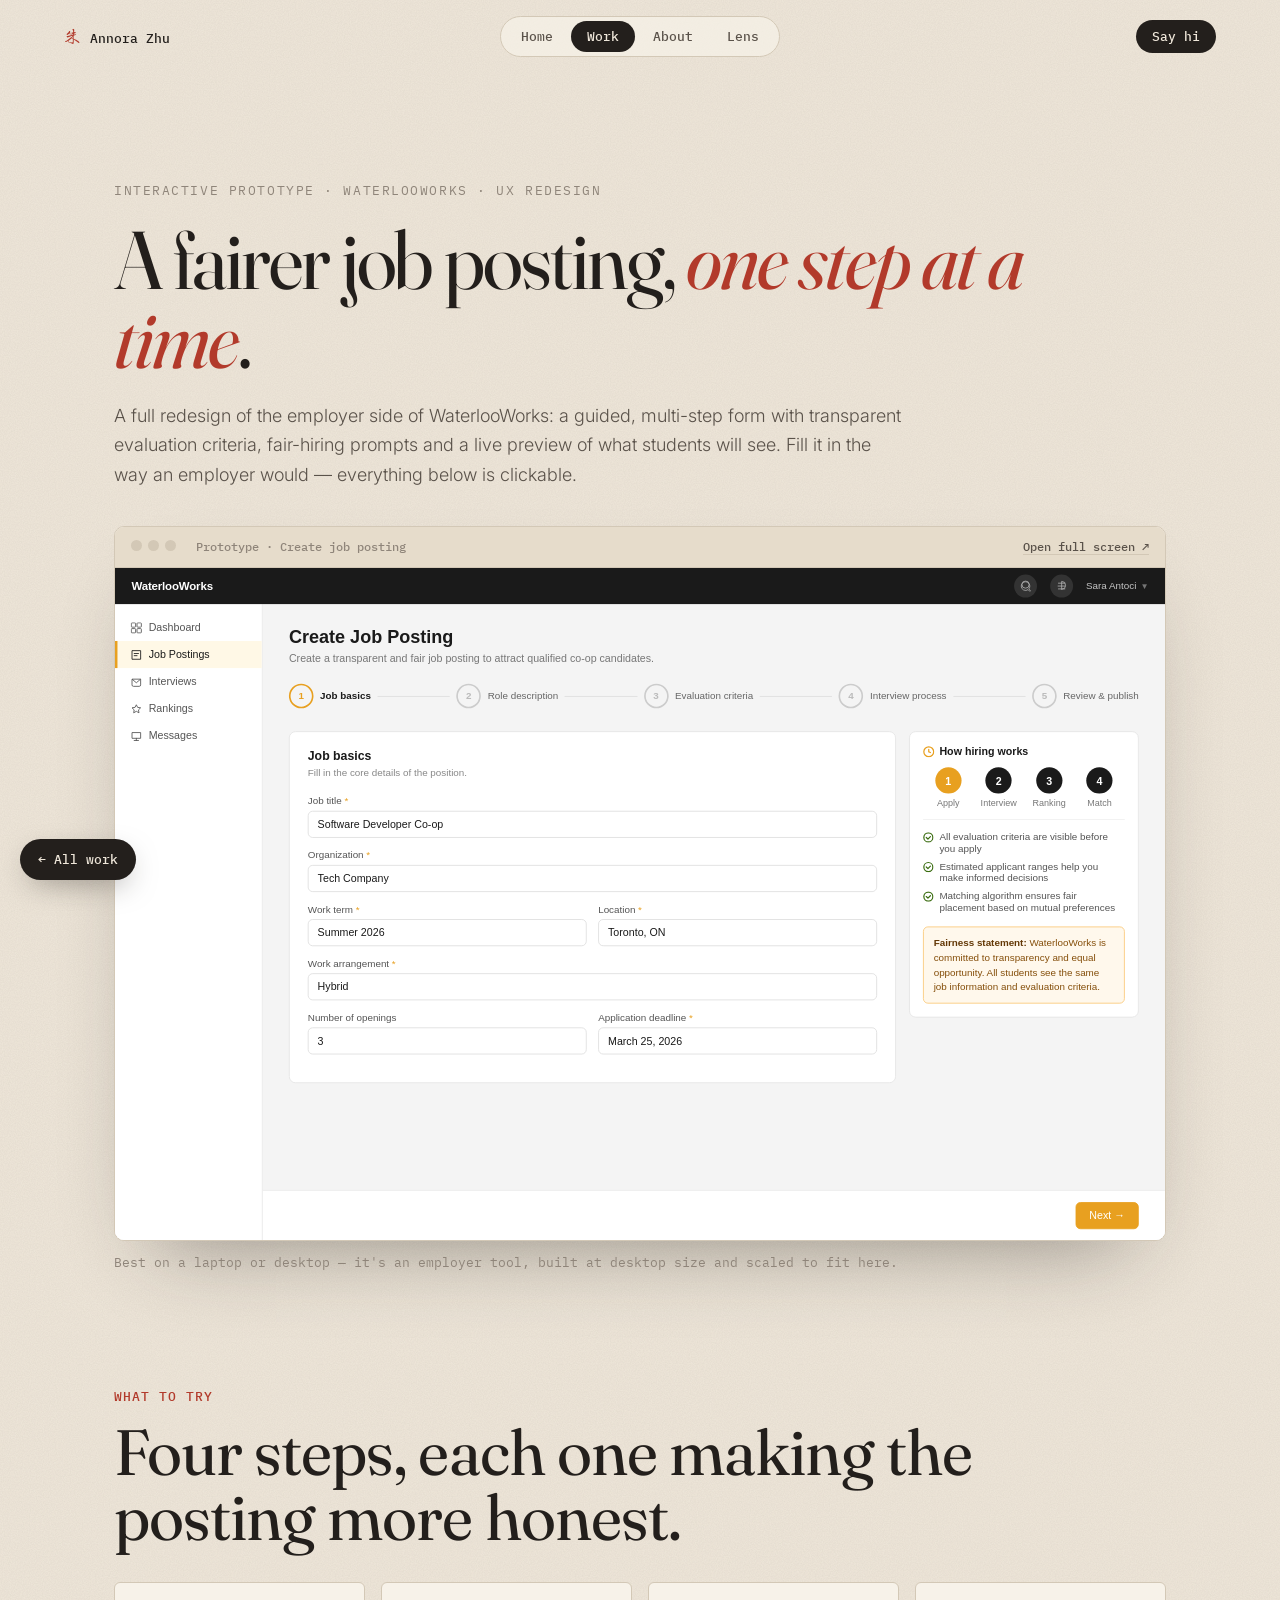
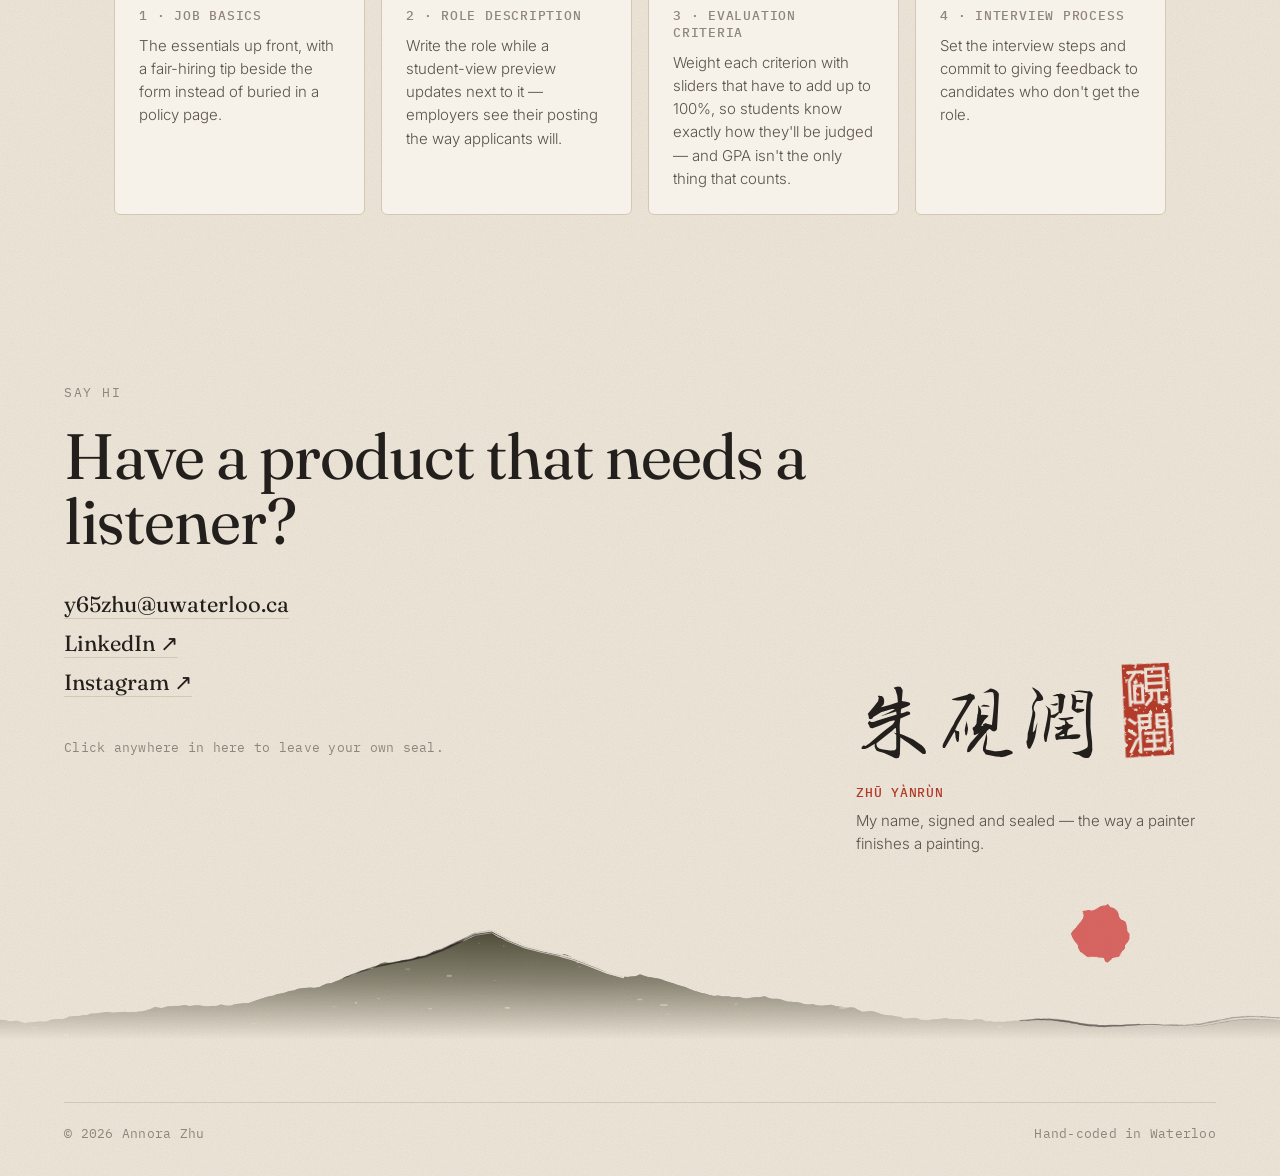
<file: waterlooworks-prototype.html>
<!doctype html>
<html lang="en">
<head>
  <meta charset="utf-8">
  <meta name="viewport" content="width=device-width, initial-scale=1">
  <title>WaterlooWorks Prototype · Annora Zhu</title>
  <meta name="description" content="Interactive prototype of a redesigned WaterlooWorks employer flow: a guided job posting with transparent evaluation criteria and fair-hiring prompts.">
  <link rel="preconnect" href="https://fonts.googleapis.com">
  <link rel="preconnect" href="https://fonts.gstatic.com" crossorigin>
  <link href="https://fonts.googleapis.com/css2?family=Fraunces:ital,opsz,wght@0,9..144,300..600;1,9..144,300..500&family=IBM+Plex+Mono:wght@400;500&family=Inter:wght@300;400;500&display=swap" rel="stylesheet">
  <link rel="preload" href="danxingshu-subset.woff2" as="font" type="font/woff2" crossorigin>
  <link rel="stylesheet" href="styles.css?v=202611030150">
  <link rel="stylesheet" href="case.css?v=202611030150">
  <style>
    /* a desktop browser window, scaled down to fit — the prototype is a 1280px-wide web app */
    .win { margin-top: 36px; border-radius: 10px; overflow: hidden; border: 1px solid var(--rule); background: var(--paper-3); box-shadow: 0 40px 80px -40px rgba(35,31,28,.45); }
    .win-top { display: flex; align-items: center; gap: 14px; padding: 12px 16px; background: var(--paper-2); border-bottom: 1px solid var(--rule); }
    .win-top i { width: 11px; height: 11px; border-radius: 50%; background: #d3c8b6; display: inline-block; margin-right: 6px; }
    .win-top span { font: 500 12px var(--mono); color: var(--ink-3); }
    .win-top a { margin-left: auto; font: 500 12px var(--mono); color: var(--ink-2); border-bottom: 1px solid var(--rule); }
    .win-view { position: relative; overflow: hidden; height: calc(var(--s, 1) * 820px); }
    .win-view iframe { position: absolute; left: 0; top: 0; width: 1280px; height: 820px; border: 0; transform: scale(var(--s, 1)); transform-origin: 0 0; }
    .try { display: grid; grid-template-columns: repeat(4, 1fr); gap: 16px; margin-top: 32px; }
    .try .cs-card h4 { margin-bottom: 10px; }
    .try p { font: 300 15px/1.55 var(--sans); color: var(--ink-2); }
    @media (max-width: 900px) { .try { grid-template-columns: 1fr 1fr; } }
    @media (max-width: 520px) { .try { grid-template-columns: 1fr; } }
  </style>
</head>
<body>

<nav class="nav">
  <a class="brand" href="index.html"><span class="dx">朱</span><span class="name-en">Annora Zhu</span></a>
  <ul class="tabs">
    <li><a href="index.html">Home</a></li>
    <li><a href="work.html" aria-current="page">Work</a></li>
    <li><a href="about.html">About</a></li>
    <li><a href="lens.html">Lens</a></li>
  </ul>
  <a class="btn" href="#hello">Say hi</a>
</nav>

<main class="cs">

<section style="padding-top:clamp(130px,16vw,180px)">
  <p class="mono eyebrow">Interactive prototype · WaterlooWorks · UX redesign</p>
  <h1 style="font-size:clamp(48px,6.4vw,92px);max-width:13em">A fairer job posting, <em>one step at a time</em>.</h1>
  <p class="cs-text">A full redesign of the employer side of WaterlooWorks: a guided, multi-step form with transparent evaluation criteria, fair-hiring prompts and a live preview of what students will see. Fill it in the way an employer would — everything below is clickable.</p>

  <div class="win">
    <div class="win-top"><span><i></i><i></i><i></i></span><span>Prototype · Create job posting</span><a href="waterlooworks-app.html" target="_blank" rel="noopener">Open full screen ↗</a></div>
    <div class="win-view" id="winView"><iframe src="waterlooworks-app.html" title="WaterlooWorks job posting prototype"></iframe></div>
  </div>
  <p class="cs-note">Best on a laptop or desktop — it's an employer tool, built at desktop size and scaled to fit here.</p>
</section>

<section>
  <p class="cs-num">What to try</p>
  <h2>Four steps, each one making the posting more honest.</h2>
  <div class="try">
    <div class="cs-card"><h4>1 · Job basics</h4><p>The essentials up front, with a fair-hiring tip beside the form instead of buried in a policy page.</p></div>
    <div class="cs-card"><h4>2 · Role description</h4><p>Write the role while a student-view preview updates next to it — employers see their posting the way applicants will.</p></div>
    <div class="cs-card"><h4>3 · Evaluation criteria</h4><p>Weight each criterion with sliders that have to add up to 100%, so students know exactly how they'll be judged — and GPA isn't the only thing that counts.</p></div>
    <div class="cs-card"><h4>4 · Interview process</h4><p>Set the interview steps and commit to giving feedback to candidates who don't get the role.</p></div>
  </div>
</section>

</main>

<a class="back-float" href="work.html">← All work</a>

<footer class="footer" id="hello">
  <div class="stamp-zone" id="stampZone">
    <p class="mono eyebrow">Say hi</p>
    <h2>Have a product that needs a listener?</h2>
    <div class="links">
      <a href="mailto:y65zhu@uwaterloo.ca">y65zhu@uwaterloo.ca</a>
      <a href="https://www.linkedin.com/in/annora-zhu-1355352b9">LinkedIn ↗</a>
      <a href="https://www.instagram.com/zz_annora">Instagram ↗</a>
    </div>
    <figure class="signature">
      <div class="sig-row"><span class="sig dx">朱硯潤</span><span class="sig-seal" data-seal="96"></span></div>
      <figcaption><span class="mono sig-roman">ZHŪ YÀNRÙN</span><span class="sig-note">My name, signed and sealed — the way a painter finishes a painting.</span></figcaption>
    </figure>
    <p class="mono stamp-hint" id="stampHint">Click anywhere in here to leave your own seal.</p>
  </div>
  <div class="footer-ink" data-ink="ridge" data-seed="12" aria-hidden="true"></div>
  <div class="fine mono"><span>© 2026 Annora Zhu</span><span>Hand-coded in Waterloo</span></div>
</footer>

<script src="main.js?v=202611030150"></script>
<script src="ink.js?v=202611030150"></script>
<script>
  // scale the 1280px-wide prototype to whatever width the window has
  const view = document.getElementById('winView');
  const fit = () => view.style.setProperty('--s', Math.min(1, view.clientWidth / 1280));
  fit();
  addEventListener('resize', fit);
  new ResizeObserver(fit).observe(view);
</script>
</body>
</html>
</file>
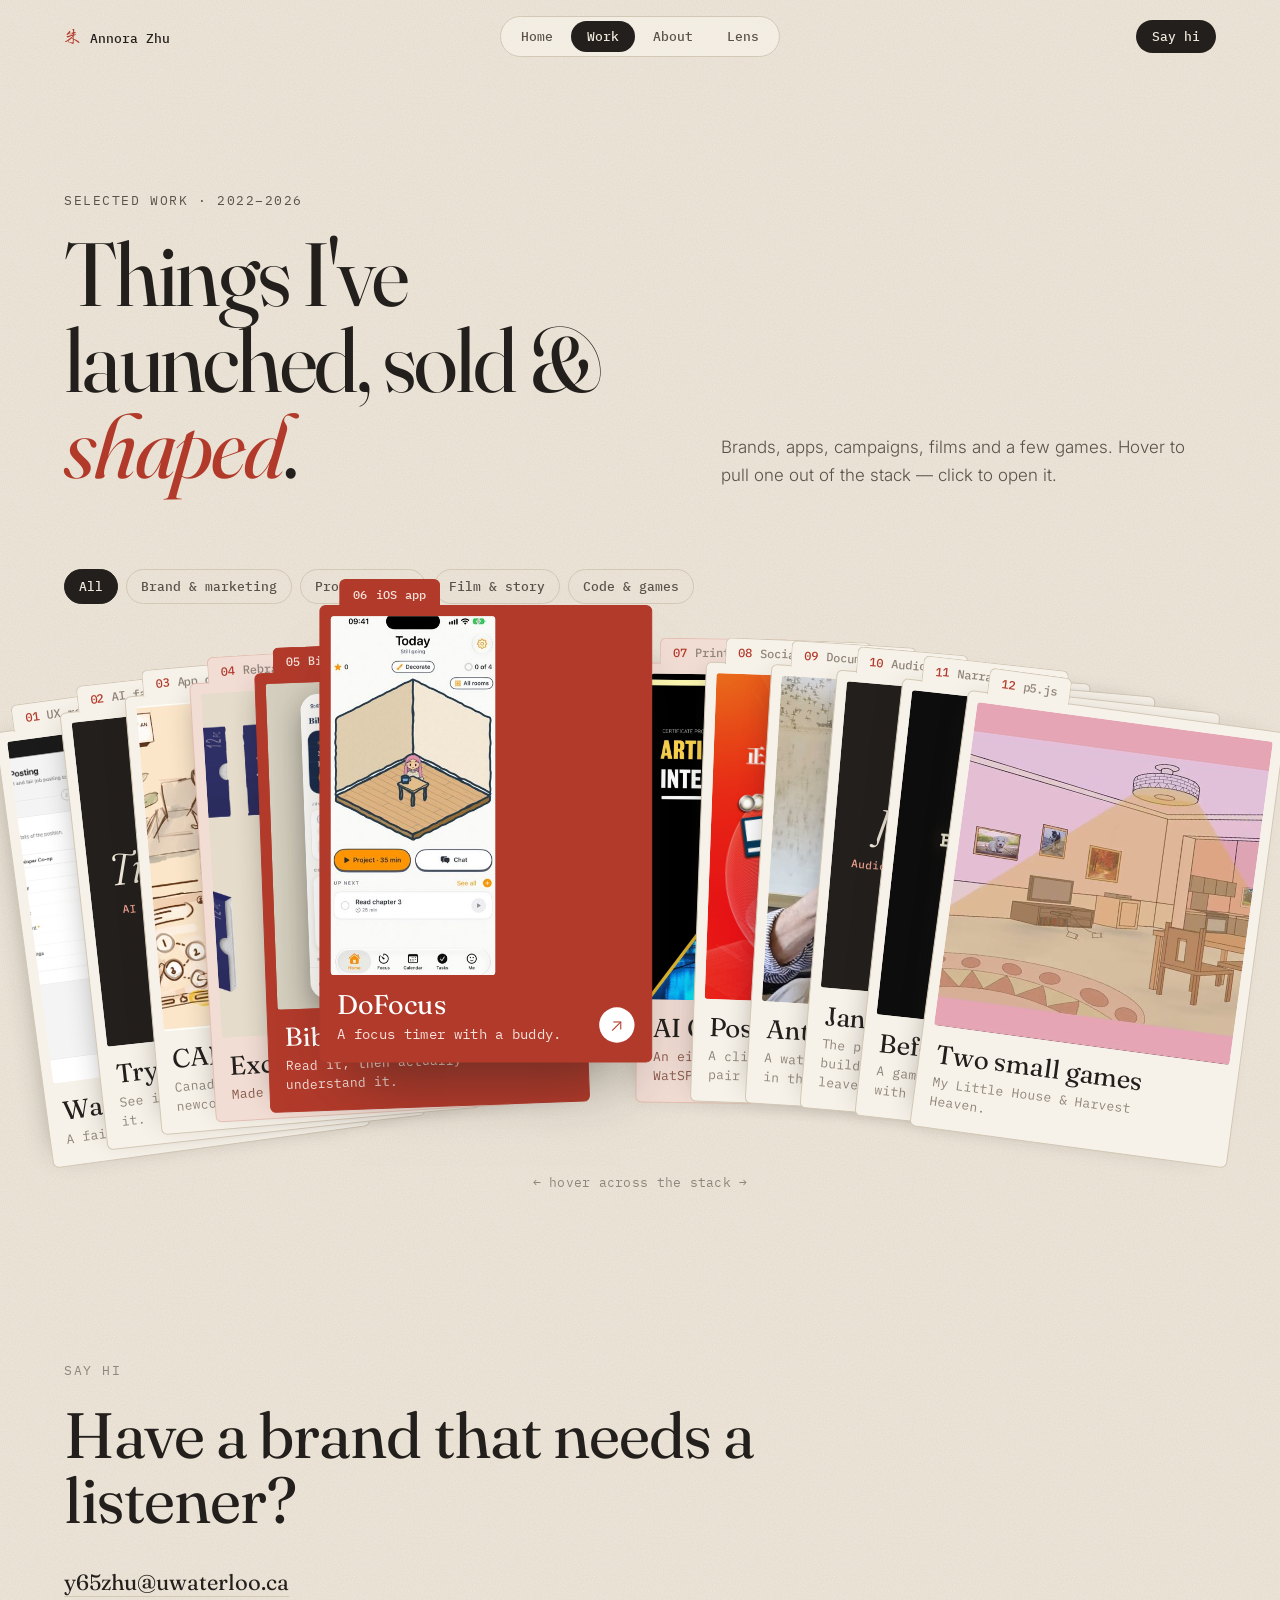
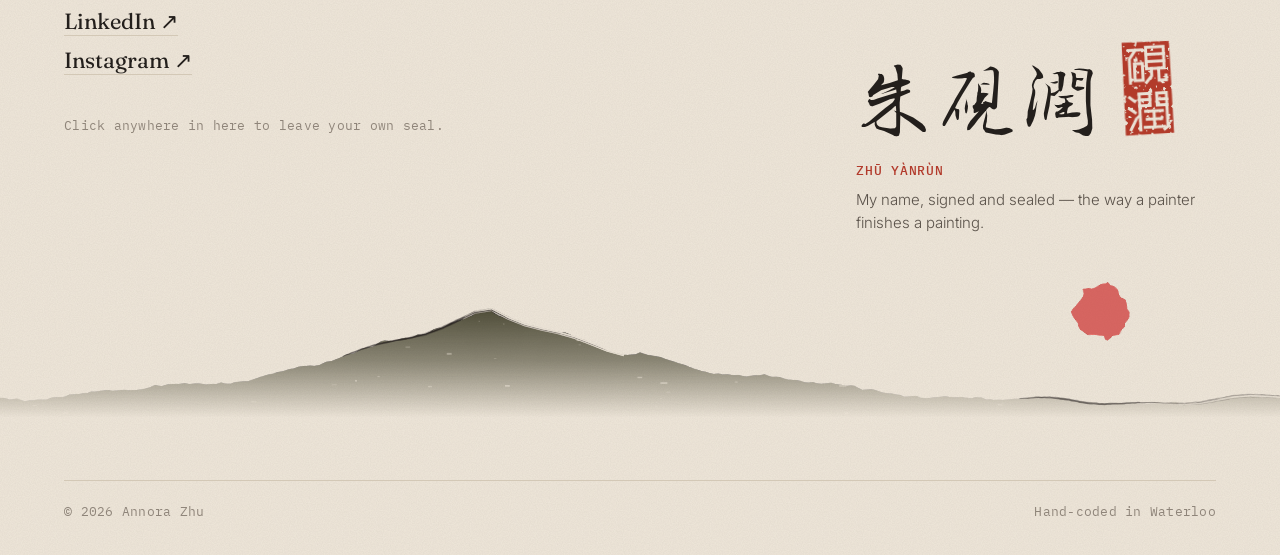
<file: work.html>
<!doctype html>
<html lang="en">
<head>
  <meta charset="utf-8">
  <meta name="viewport" content="width=device-width, initial-scale=1">
  <title>Work · Annora Zhu</title>
  <meta name="description" content="Selected work by Annora Zhu — brands, campaigns, apps, films and games.">
  <link rel="preconnect" href="https://fonts.googleapis.com">
  <link rel="preconnect" href="https://fonts.gstatic.com" crossorigin>
  <link href="https://fonts.googleapis.com/css2?family=Fraunces:ital,opsz,wght@0,9..144,300..600;1,9..144,300..500&family=IBM+Plex+Mono:wght@400;500&family=Inter:wght@300;400;500&display=swap" rel="stylesheet">
  <link rel="preload" href="danxingshu-subset.woff2" as="font" type="font/woff2" crossorigin>
  <link rel="stylesheet" href="styles.css?v=202611030150">
</head>
<body>

<nav class="nav">
  <a class="brand" href="index.html"><span class="dx">朱</span><span class="name-en">Annora Zhu</span></a>
  <ul class="tabs">
    <li><a href="index.html">Home</a></li>
    <li><a href="work.html" aria-current="page">Work</a></li>
    <li><a href="about.html">About</a></li>
    <li><a href="lens.html">Lens</a></li>
  </ul>
  <a class="btn" href="#hello">Say hi</a>
</nav>

<section class="page-head">
  <div>
    <p class="mono eyebrow">Selected work · 2022–2026</p>
    <h1>Things I've launched, sold &amp; <em>shaped</em>.</h1>
  </div>
  <p>Brands, apps, campaigns, films and a few games. Hover to pull one out of the stack — click to open it.</p>
</section>

<div class="deck-wrap">
  <div class="filters" role="group" aria-label="Filter projects">
    <button class="chip" data-filter="all" aria-pressed="true">All</button>
    <button class="chip" data-filter="brand" aria-pressed="false">Brand &amp; marketing</button>
    <button class="chip" data-filter="product" aria-pressed="false">Product &amp; UX</button>
    <button class="chip" data-filter="story" aria-pressed="false">Film &amp; story</button>
    <button class="chip" data-filter="code" aria-pressed="false">Code &amp; games</button>
  </div>
  <div class="deck" id="deck"></div>
  <p class="mono deck-hint">← hover across the stack →</p>
</div>

<div class="detail" id="detail" hidden role="dialog" aria-modal="true" aria-labelledby="dTitle"></div>
<div class="lightbox" id="lightbox" hidden><img alt=""></div>

<footer class="footer" id="hello">
  <div class="stamp-zone" id="stampZone">
    <p class="mono eyebrow">Say hi</p>
    <h2>Have a brand that needs a listener?</h2>
    <div class="links">
      <a href="mailto:y65zhu@uwaterloo.ca">y65zhu@uwaterloo.ca</a>
      <a href="https://www.linkedin.com/in/annora-zhu-1355352b9">LinkedIn ↗</a>
      <a href="https://www.instagram.com/zz_annora">Instagram ↗</a>
    </div>
    <figure class="signature">
      <div class="sig-row"><span class="sig dx">朱硯潤</span><span class="sig-seal" data-seal="96"></span></div>
      <figcaption><span class="mono sig-roman">ZHŪ YÀNRÙN</span><span class="sig-note">My name, signed and sealed — the way a painter finishes a painting.</span></figcaption>
    </figure>
    <p class="mono stamp-hint" id="stampHint">Click anywhere in here to leave your own seal.</p>
  </div>
  <div class="footer-ink" data-ink="ridge" data-seed="12" aria-hidden="true"></div>
  <div class="fine mono"><span>© 2026 Annora Zhu</span><span>Hand-coded in Waterloo</span></div>
</footer>

<script src="main.js?v=202611030150"></script>
<script src="ink.js?v=202611030150"></script>
<script src="work.js?v=202611041420"></script>
</body>
</html>
</file>
<file: styles.css>
@font-face {
  font-family: "DanXing";
  src: url("danxingshu-subset.woff2") format("woff2");
  font-display: block;
}

/* smooth cross-page transitions between tabs (Chrome, Safari 18+) */
@view-transition { navigation: auto; }
::view-transition-old(root) { animation: vt-out .28s ease both; }
::view-transition-new(root) { animation: vt-in .42s cubic-bezier(.2,.8,.2,1) both; }
@keyframes vt-out { to { opacity: 0; transform: translateY(-10px); } }
@keyframes vt-in { from { opacity: 0; transform: translateY(14px); } }

:root {
  --paper: #efe7da;
  --paper-2: #e6dccb;
  --paper-3: #f7f2e9;
  --ink: #231f1c;
  --ink-2: #5a524a;
  --ink-3: #8f857a;
  --rule: #d3c8b6;
  --zhu: #b23a2b;
  --display: "Fraunces", "Times New Roman", serif;
  --sans: "Inter", system-ui, sans-serif;
  --mono: "IBM Plex Mono", ui-monospace, monospace;
  --gutter: clamp(16px, 5vw, 72px);
  --ease: cubic-bezier(.2, .8, .2, 1);
}

* { box-sizing: border-box; margin: 0; padding: 0; }
html { scroll-behavior: smooth; }
body {
  background-color: var(--paper);
  background-image: url("data:image/svg+xml,%3Csvg xmlns='http://www.w3.org/2000/svg' width='240' height='240'%3E%3Cfilter id='n'%3E%3CfeTurbulence type='fractalNoise' baseFrequency='.85' numOctaves='3' stitchTiles='stitch'/%3E%3CfeColorMatrix values='0 0 0 0 .14 0 0 0 0 .12 0 0 0 0 .1 0 0 0 .09 0'/%3E%3C/filter%3E%3Crect width='100%25' height='100%25' filter='url(%23n)'/%3E%3C/svg%3E");
  color: var(--ink);
  font: 300 17px/1.65 var(--sans);
  -webkit-font-smoothing: antialiased;
  overflow-x: hidden;
}
body.locked { overflow: hidden; }
img { display: block; max-width: 100%; }
a { color: inherit; text-decoration: none; }
button { font: inherit; color: inherit; background: none; border: 0; cursor: pointer; }
.mono { font-family: var(--mono); font-size: 13px; letter-spacing: .02em; font-weight: 400; }
.dx { font-family: "DanXing", serif; font-weight: 400; }
.red { color: var(--zhu); }
h1 { font: 400 clamp(46px, 6.2vw, 96px)/.96 var(--display); letter-spacing: -.025em; font-variation-settings: "opsz" 144; }
h1 em, h2 em { color: var(--zhu); font-style: italic; }
h2 { font: 400 clamp(36px, 5vw, 68px)/1.02 var(--display); letter-spacing: -.015em; max-width: 14em; }
h3 { font: 400 clamp(30px, 3.2vw, 46px)/1.02 var(--display); letter-spacing: -.01em; }
.eyebrow { color: var(--ink-3); margin-bottom: 20px; text-transform: uppercase; letter-spacing: .12em; }
section { padding: clamp(100px, 13vw, 170px) var(--gutter) 0; position: relative; }
.lead { font: 400 clamp(20px, 1.8vw, 24px)/1.5 var(--display); color: var(--ink-2); max-width: 36em; }
.lead strong { color: var(--ink); font-weight: 500; }

/* ---------- nav: tabs ---------- */
.nav {
  position: fixed; inset: 0 0 auto 0; z-index: 50;
  display: grid; grid-template-columns: 1fr auto 1fr; align-items: center;
  padding: 16px var(--gutter);
  font: 500 13px var(--mono);
  view-transition-name: nav;
}
.nav::before { content: ""; position: absolute; inset: 0; background: color-mix(in srgb, var(--paper) 82%, transparent); backdrop-filter: blur(10px); opacity: 0; transition: opacity .3s; z-index: -1; }
.nav.solid::before { opacity: 1; }
.brand { display: flex; align-items: baseline; gap: 8px; }
.brand .dx { font-size: 18px; color: var(--zhu); }
.tabs { display: flex; gap: 2px; padding: 4px; list-style: none; background: color-mix(in srgb, var(--paper-3) 70%, transparent); border: 1px solid var(--rule); border-radius: 999px; }
.tabs a { display: block; padding: 7px 16px; border-radius: 999px; color: var(--ink-2); transition: color .2s; position: relative; isolation: isolate; }
.tabs a:hover { color: var(--ink); }
.tabs a[aria-current="page"] { color: var(--paper); }
.tabs a[aria-current="page"]::before { content: ""; position: absolute; inset: 0; border-radius: inherit; background: var(--ink); z-index: -1; view-transition-name: tab-pill; }
.btn { justify-self: end; background: var(--ink); color: var(--paper); padding: 8px 16px; border-radius: 999px; transition: background .2s; }
.btn:hover { background: var(--zhu); }

/* ---------- page header (inner pages) ---------- */
.page-head { padding-top: clamp(130px, 16vw, 190px); display: grid; grid-template-columns: 1.2fr 1fr; gap: clamp(28px, 5vw, 72px); align-items: end; }
.page-head h1 { font-size: clamp(52px, 7vw, 108px); }
.page-head p { color: var(--ink-2); max-width: 34em; }

/* ================= HOME ================= */
.hero {
  min-height: 100vh; padding: 100px var(--gutter) 60px;
  display: grid; grid-template-columns: minmax(0, 1.1fr) minmax(0, .9fr); gap: clamp(40px, 6vw, 110px);
  align-items: center; position: relative; overflow: hidden;
}
.hero-copy, .portrait { position: relative; z-index: 1; }
.hero h1 { font-size: clamp(56px, 6.6vw, 112px); }
.hero-ink { position: absolute; left: 0; right: 0; bottom: 0; height: 27%; opacity: .55; pointer-events: none; }
.hero-cta { display: flex; flex-wrap: wrap; align-items: center; gap: 22px; margin-top: 36px; }
.btn-lg { padding: 14px 22px; border-radius: 999px; background: var(--ink); color: var(--paper); font: 500 15px var(--sans); transition: background .2s; }
.btn-lg:hover { background: var(--zhu); }
.kicker { display: flex; align-items: center; gap: 8px; color: var(--ink-2); margin-bottom: 28px; }
.dot { width: 7px; height: 7px; border-radius: 50%; background: var(--zhu); animation: pulse 2.4s infinite; }
@keyframes pulse { 0% { box-shadow: 0 0 0 0 rgba(178,58,43,.5); } 70%, 100% { box-shadow: 0 0 0 8px rgba(178,58,43,0); } }
.portrait { justify-self: end; width: min(100%, calc((100vh - 260px) * .75)); margin: 0; }
.portrait canvas { width: 100%; aspect-ratio: 3/4; display: block; cursor: none; touch-action: pan-y; }
.portrait figcaption { display: flex; flex-direction: column; gap: 6px; margin-top: 16px; }
.cue { color: var(--zhu); font-weight: 500; }
.cue-touch { display: none; }
@media (hover: none) { .cue-mouse { display: none; } .cue-touch { display: inline; } }
.legend { font: 300 15px/1.55 var(--sans); color: var(--ink-2); }
.legend em { font-style: italic; }
.hero-note { max-width: 34ch; margin-top: 30px; font: 300 19px/1.6 var(--sans); color: var(--ink-2); }
.scroll-cue { position: absolute; left: 50%; bottom: 18px; transform: translateX(-50%); color: var(--ink-3); }
.scroll-cue::after { content: ""; display: block; width: 1px; height: 28px; margin: 6px auto 0; background: var(--ink-3); animation: drip 1.8s infinite; transform-origin: top; }
@keyframes drip { 0% { transform: scaleY(0); } 50% { transform: scaleY(1); } 100% { transform: scaleY(1); opacity: 0; } }

.intro { display: grid; grid-template-columns: .8fr 1.2fr; gap: clamp(28px, 6vw, 96px); }
.intro .lead + .lead { margin-top: 1em; }
.intro .link { margin-top: 32px; }

.doors { display: grid; grid-template-columns: repeat(3, 1fr); gap: 20px; margin-top: 48px; }
.door { position: relative; display: block; aspect-ratio: 4/5; overflow: hidden; background: var(--ink); color: var(--paper); border-radius: 4px; }
.door img { position: absolute; inset: -6% 0; width: 100%; height: 112%; object-fit: cover; opacity: .72; transition: transform .8s var(--ease), opacity .4s; }
.door:hover img { transform: scale(1.06); opacity: .5; }
.door .door-text { position: absolute; inset: auto 0 0 0; padding: 26px; background: linear-gradient(transparent, rgba(20,16,12,.8)); }
.door h3 { color: var(--paper); }
.door .mono { color: #e2d6c4; }
.door .arrow { position: absolute; top: 20px; right: 22px; width: 42px; height: 42px; border-radius: 50%; background: var(--paper); color: var(--ink); display: grid; place-items: center; font-size: 18px; transition: transform .4s var(--ease), background .2s; }
.door:hover .arrow { transform: rotate(-45deg); background: var(--zhu); color: #fff; }

/* ================= WORK: fanned deck ================= */
.filters { display: flex; flex-wrap: wrap; gap: 8px; margin-top: 40px; }
.chip { padding: 8px 14px; border: 1px solid var(--rule); border-radius: 999px; font: 500 13px var(--mono); color: var(--ink-2); transition: all .2s; }
.chip:hover { border-color: var(--ink); color: var(--ink); }
.chip[aria-pressed="true"] { background: var(--ink); color: var(--paper); border-color: var(--ink); }
.deck-wrap { padding: 40px var(--gutter) 0; }
.deck { position: relative; height: 560px; --cw: 320px; }
.pcard {
  position: absolute; left: 0; top: 60px; width: var(--cw); height: 440px;
  display: flex; flex-direction: column; text-align: left;
  background: var(--paper-3); border: 1px solid var(--rule); border-radius: 6px;
  box-shadow: -10px 0 30px -18px rgba(35,31,28,.45);
  transform: translate(var(--x, 0px), var(--y, 0px)) rotate(var(--rot, 0deg)) scale(var(--s, 1));
  transform-origin: 50% 120%;
  transition: transform .55s var(--ease), box-shadow .35s, opacity .35s;
}
.pcard.out { opacity: 0; pointer-events: none; }
.pcard.tier-1, .pcard.tier-1 .tab { background: var(--zhu); border-color: var(--zhu); color: #fff; }
.pcard.tier-1 .tab, .pcard.tier-1 .tab b, .pcard.tier-1 .cap p { color: #f7e3dc; }
.pcard.tier-1 .open { background: #fff; color: var(--zhu); }
.pcard.tier-2, .pcard.tier-2 .tab { background: #f2ddd4; border-color: #e3bfb2; }
.pcard.tier-2 .cap p { color: #8a5a4c; }
.pcard.hot { box-shadow: 0 40px 60px -30px rgba(35,31,28,.55); }
.pcard .tab { position: absolute; top: -26px; left: 18px; height: 27px; padding: 0 12px; display: flex; align-items: center; gap: 8px; background: var(--paper-3); border: 1px solid var(--rule); border-bottom: 0; border-radius: 6px 6px 0 0; font: 500 12px var(--mono); color: var(--ink-3); white-space: nowrap; }
.pcard .tab b { color: var(--zhu); font-weight: 500; }
.pcard .cover { flex: 1; margin: 10px 10px 0; overflow: hidden; border-radius: 3px; background: var(--paper-2); position: relative; }
.pcard .cover img { width: 100%; height: 100%; object-fit: cover; transition: transform .8s var(--ease); }
.pcard.hot .cover img { transform: scale(1.05); }
.pcard .cap { padding: 14px 16px 16px; }
.pcard .cap h4 { font: 400 26px/1.1 var(--display); }
.pcard .cap p { font: 400 13px/1.45 var(--mono); color: var(--ink-3); margin-top: 6px; padding-right: 40px; }
.pcard .open { position: absolute; right: 16px; bottom: 18px; width: 34px; height: 34px; border-radius: 50%; background: var(--ink); color: var(--paper); display: grid; place-items: center; opacity: 0; transform: scale(.6); transition: all .35s var(--ease); }
.pcard.hot .open { opacity: 1; transform: none; }
.type-cover { display: grid; place-items: center; height: 100%; background: var(--ink); color: var(--paper); text-align: center; padding: 20px; }
.type-cover span { font: italic 300 44px/1 var(--display); }
.type-cover small { display: block; margin-top: 10px; font: 500 11px var(--mono); color: #f0a08f; }
.deck-hint { color: var(--ink-3); text-align: center; margin-top: 8px; }

/* detail sheet */
.detail { position: fixed; inset: 0; z-index: 80; background: var(--paper); overflow-y: auto; overscroll-behavior: contain; }
.detail[hidden] { display: none; }
.detail.enter { animation: sheet-in .5s var(--ease); }
@keyframes sheet-in { from { transform: translateY(40px); opacity: 0; } }
.d-bar { position: sticky; top: 0; z-index: 2; display: flex; justify-content: space-between; align-items: center; padding: 14px var(--gutter); background: color-mix(in srgb, var(--paper) 88%, transparent); backdrop-filter: blur(10px); border-bottom: 1px solid var(--rule); }
.d-bar .group { display: flex; gap: 8px; align-items: center; }
.round { width: 40px; height: 40px; border-radius: 50%; border: 1px solid var(--rule); display: grid; place-items: center; font-size: 16px; transition: all .2s; }
.round:hover { background: var(--ink); color: var(--paper); border-color: var(--ink); }
/* project page: same rhythm as the case studies — a readable column, a cover
   that never outgrows the screen, facts in one row, an even gallery grid */
.d-page { max-width: 1180px; margin: 0 auto; padding: 0 var(--gutter) 120px; }
.d-hero { padding-top: 56px; display: grid; grid-template-columns: minmax(0, 1.1fr) minmax(0, .9fr); gap: clamp(28px, 5vw, 72px); align-items: center; }
.d-hero h2 { font-size: clamp(48px, 6.4vw, 92px); }
.d-hero .kick { font: italic 400 24px/1.3 var(--display); color: var(--ink-2); margin: 10px 0 24px; }
.d-hero .body p { color: var(--ink-2); font: 300 18px/1.65 var(--sans); max-width: 38em; }
.d-hero .body p + p { margin-top: .9em; }
.d-cover { justify-self: center; border-radius: 6px; overflow: hidden; background: var(--paper-2); max-width: 100%; }
.d-cover img { display: block; max-width: 100%; max-height: min(68vh, 640px); width: auto; cursor: zoom-in; }
.d-links { display: flex; flex-wrap: wrap; gap: 10px; margin-top: 30px; }
.pill { display: inline-flex; align-items: center; gap: 6px; padding: 10px 16px; border-radius: 999px; background: var(--ink); color: var(--paper); font: 500 13px var(--mono); transition: background .2s; }
.pill:hover { background: var(--zhu); }
.pill.ghost { background: transparent; color: var(--ink); border: 1px solid var(--ink); }
.pill.ghost:hover { background: var(--ink); color: var(--paper); }
.d-facts { display: flex; flex-wrap: wrap; margin-top: 56px; border-top: 1px solid var(--rule); border-bottom: 1px solid var(--rule); }
.d-facts > div { flex: 1 1 180px; padding: 22px 20px; border-left: 1px solid var(--rule); }
.d-facts > div:first-child { border-left: 0; padding-left: 0; }
.d-facts strong { display: block; font: 400 clamp(30px, 3.4vw, 44px)/1 var(--display); }
.d-facts > div > span { display: block; margin-top: 8px; font: 300 15px/1.45 var(--sans); color: var(--ink-2); }
.d-facts .m span { font-size: 12px; letter-spacing: .08em; text-transform: uppercase; color: var(--ink-3); margin: 0 0 8px; }
.d-facts .m b { display: block; font: 400 16px/1.45 var(--sans); color: var(--ink); }
.d-gal-head { margin-top: 72px; }
.d-gallery { display: grid; grid-template-columns: repeat(auto-fill, minmax(260px, 1fr)); gap: 20px; align-items: start; }
.d-gallery > figure { margin: 0; border-radius: 6px; overflow: hidden; background: var(--paper-3); border: 1px solid var(--rule); }
.d-gallery img { display: block; width: 100%; aspect-ratio: 4/5; object-fit: contain; background: var(--paper-2); cursor: zoom-in; transition: transform .6s var(--ease); }
.d-gallery figure:hover img { transform: scale(1.02); }
.d-gallery figcaption { padding: 10px 14px; color: var(--ink-3); font-size: 13px; }
.d-gallery .wide { grid-column: 1 / -1; }
.d-gallery .wide img { aspect-ratio: auto; max-height: 70vh; object-fit: contain; }
.d-gallery .embed { position: relative; aspect-ratio: var(--ar, 16/9); }
.d-gallery .embed iframe { position: absolute; inset: 0; width: 100%; height: 100%; border: 0; }
.d-gallery figure:has(.embed), .d-gallery figure:has(video) { grid-column: 1 / -1; }
.d-gallery figure:has(.embed[style*="9/16"]) { grid-column: auto; max-width: 380px; }
.d-gallery video { width: 100%; display: block; max-height: 72vh; background: #000; }
.d-gallery audio { width: calc(100% - 32px); margin: 16px; }
/* always-visible way back, on project pages and case studies */
.back-float { position: fixed; left: 20px; bottom: 20px; z-index: 85; padding: 12px 18px; border-radius: 999px; background: var(--ink); color: var(--paper); font: 500 13px var(--mono); box-shadow: 0 10px 30px -10px rgba(35,31,28,.5); transition: background .2s, transform .2s; }
.back-float:hover { background: var(--zhu); transform: translateY(-2px); }

/* ================= ABOUT ================= */
.about-hero { padding-top: clamp(130px, 16vw, 190px); display: grid; grid-template-columns: minmax(260px, .7fr) 1.3fr; gap: clamp(32px, 6vw, 96px); align-items: start; }
.about-photo { position: sticky; top: 100px; }
.about-photo img { width: 100%; border-radius: 4px; }
.about-photo figcaption { margin-top: 10px; color: var(--ink-3); }
.about-text h1 { font-size: clamp(48px, 6vw, 92px); margin-bottom: 36px; }
.about-text .lead + .lead { margin-top: 1em; }
.facts { display: grid; grid-template-columns: repeat(3, 1fr); gap: 1px; margin-top: 44px; background: var(--rule); border: 1px solid var(--rule); }
.facts div { background: var(--paper-3); padding: 18px; }
.facts strong { display: block; font: 400 34px/1 var(--display); }
.facts span { font-size: 13px; color: var(--ink-3); }

/* name cards */
.name { text-align: center; }
.name h2 { margin: 0 auto; }
.chars { display: flex; justify-content: center; gap: clamp(12px, 4vw, 56px); margin-top: 56px; perspective: 1000px; }
.char { width: clamp(140px, 20vw, 240px); aspect-ratio: 3/4; position: relative; transform-style: preserve-3d; transition: transform .8s var(--ease); }
.char:hover, .char.flipped { transform: rotateY(180deg); }
.char .front, .char .back { position: absolute; inset: 0; backface-visibility: hidden; display: flex; flex-direction: column; align-items: center; justify-content: center; gap: 10px; border: 1px solid var(--rule); background: var(--paper-3); border-radius: 4px; overflow: hidden; }
.char .front .dx { font-size: clamp(88px, 13vw, 170px); line-height: 1; }
.char .front .mono { color: var(--ink-3); }
.char .back { transform: rotateY(180deg); padding: clamp(12px, 2vw, 24px); text-align: center; background: var(--ink); color: var(--paper); }
.char .back strong { font: 400 italic clamp(20px, 2.4vw, 30px)/1.05 var(--display); color: #f0a08f; }
.char .back span { font-size: clamp(12px, 1.2vw, 14px); line-height: 1.45; color: #cfc5b6; }

/* origins: a row you swipe, drag or step through — the page keeps scrolling normally */
.origins { padding: 0; margin-top: clamp(100px, 13vw, 170px); }
.origins-head { padding: 0 var(--gutter); margin-bottom: 40px; display: flex; justify-content: space-between; align-items: end; gap: 24px; }
.progress { width: 160px; height: 2px; background: var(--rule); position: relative; flex-shrink: 0; }
.progress i { position: absolute; inset: 0; background: var(--zhu); transform-origin: left; transform: scaleX(0); }
.origins-nav { display: flex; align-items: center; gap: 12px; flex-shrink: 0; }
.origins-nav .progress { margin-right: 10px; }
.arrow { width: 46px; height: 46px; border-radius: 50%; border: 1px solid var(--rule); font: 400 18px var(--sans); color: var(--ink); transition: all .2s; }
.arrow:hover:not(:disabled) { background: var(--ink); color: var(--paper); border-color: var(--ink); }
.arrow:disabled { opacity: .35; cursor: default; }
.track { display: flex; gap: 28px; padding: 0 var(--gutter) 8px; overflow-x: auto; scroll-snap-type: x mandatory; scroll-padding: 0 var(--gutter); scrollbar-width: none; overscroll-behavior-x: contain; cursor: grab; }
.track::-webkit-scrollbar { display: none; }
.track.dragging { cursor: grabbing; scroll-snap-type: none; user-select: none; }
.track .panel { scroll-snap-align: start; }
.panel { flex: 0 0 min(440px, 78vw); min-height: 500px; position: relative; padding: 34px; background: var(--paper-3); border: 1px solid var(--rule); border-radius: 4px; display: flex; flex-direction: column; justify-content: flex-end; overflow: hidden; }
.panel h3 { margin: 10px 0 14px; position: relative; }
.panel p { color: var(--ink-2); font-size: 17px; position: relative; }
.panel-ink { position: relative; flex: 0 0 230px; margin: -34px -34px auto; padding-bottom: 20px; }
.panel .num { color: var(--zhu); position: relative; }
.photo-panel { flex-basis: min(640px, 86vw); }
.photo-panel .ph { position: absolute; inset: 0; overflow: hidden; }
.photo-panel .ph img { width: 100%; height: 100%; object-fit: cover; pointer-events: none; }
.photo-panel .ph::after { content: ""; position: absolute; inset: 0; background: linear-gradient(transparent 30%, rgba(20,16,12,.78)); }
.photo-panel h3 { color: var(--paper); }
.photo-panel p { color: #e8dfd2; }
.photo-panel .num { color: #f0a08f; }

/* eight jobs: hanging name badges */
.jobs-head { display: grid; grid-template-columns: 1fr 1fr; gap: clamp(28px, 5vw, 72px); align-items: end; }
.jobs-head p { color: var(--ink-2); }
.line { position: relative; margin-top: 64px; padding-top: 40px; }
.line::before { content: ""; position: absolute; left: -2%; right: -2%; top: 0; height: 2px; background: var(--ink); border-radius: 2px; transform: rotate(-.4deg); }
.badges { display: grid; grid-template-columns: repeat(8, 1fr); gap: 14px; }
.badge { position: relative; transform-origin: 50% -40px; animation: sway 5s ease-in-out infinite; animation-delay: calc(var(--i) * -.6s); }
.badge::before { content: ""; position: absolute; left: 50%; top: -40px; width: 1.5px; height: 40px; background: var(--ink-3); }
.badge:hover { animation-play-state: paused; }
@keyframes sway { 0%, 100% { rotate: -2.5deg; } 50% { rotate: 2.5deg; } }
.badge-card { background: #fffdf8; border: 1px solid var(--rule); border-radius: 8px; overflow: hidden; box-shadow: 0 16px 24px -18px rgba(35,31,28,.5); text-align: center; transition: transform .4s var(--ease); }
.badge:hover .badge-card { transform: translateY(8px) scale(1.05); }
.badge-top { background: var(--zhu); color: #fff; padding: 8px 4px 6px; font: 500 10px var(--mono); letter-spacing: .1em; }
.badge-top b { display: block; font: italic 400 16px var(--display); letter-spacing: 0; }
.badge-mid { padding: 16px 8px 14px; min-height: 104px; display: flex; flex-direction: column; align-items: center; justify-content: center; gap: 4px; }
.badge-mid strong { font: 400 19px/1.1 var(--display); }
.badge-mid span { font: 400 12px/1.3 var(--mono); color: var(--ink-3); }
.badge-hole { width: 18px; height: 5px; border-radius: 4px; background: var(--paper); border: 1px solid var(--rule); margin: 8px auto 0; }
.hats { display: flex; flex-wrap: wrap; gap: 10px; margin-top: 64px; justify-content: center; }
.hat { padding: 10px 18px; border-radius: 999px; border: 1px solid var(--ink); font: 400 20px var(--display); transition: all .3s var(--ease); }
.hat:hover { background: var(--ink); color: var(--paper); transform: translateY(-3px); }
.trait { margin-top: 72px; display: grid; grid-template-columns: repeat(3, 1fr); gap: 20px; }
.trait div { padding: 28px 0; border-top: 2px solid var(--ink); }
.trait h4 { font: 400 26px/1.15 var(--display); margin-bottom: 10px; }
.trait p { font-size: 15px; color: var(--ink-2); }

/* words */
.notes { display: grid; grid-template-columns: 1fr 1fr; gap: clamp(28px, 5vw, 72px); margin-top: 24px; }
.note { padding: 40px; background: var(--paper-3); border: 1px solid var(--rule); border-radius: 4px; transition: rotate .4s; }
.note:first-child { rotate: -1.2deg; }
.note:last-child { rotate: 1deg; margin-top: 60px; }
.note:hover { rotate: 0deg; }
.note p { font: 400 clamp(22px, 2.3vw, 30px)/1.25 var(--display); }
.note cite { display: block; margin-top: 22px; font-style: normal; color: var(--ink-3); }

/* rug: peel to reveal */
.rug { overflow: clip; }
.rug-stage { position: relative; height: clamp(520px, 52vw, 640px); margin-top: 48px; }
.desk {
  position: absolute; inset: 0; overflow: hidden; border-radius: 4px;
  background-color: #c9a77c;
  background-image:
    repeating-linear-gradient(0deg, rgba(90,60,30,.18) 0 1px, transparent 1px 64px),
    repeating-linear-gradient(90deg, rgba(90,60,30,.10) 0 1px, transparent 1px 220px),
    linear-gradient(#cfae84, #c39f74);
}
.file { position: absolute; left: var(--x); top: var(--y); width: 120px; display: flex; flex-direction: column; align-items: center; gap: 8px; touch-action: none; user-select: none; }
.ico { width: 64px; height: 76px; border-radius: 6px; background: #fff; box-shadow: 0 6px 12px -6px rgba(0,0,0,.4); display: grid; place-items: center; font-size: 26px; color: var(--ink-2); transition: transform .2s; }
.file:hover .ico { transform: translateY(-4px) rotate(-2deg); }
.ico-folder { width: 80px; height: 62px; background: linear-gradient(#7cc0f2, #4d9fe0); border-radius: 4px 10px 6px 6px; position: relative; }
.ico-folder::before { content: ""; position: absolute; left: 0; top: -8px; width: 34px; height: 12px; background: #6ab3ec; border-radius: 4px 4px 0 0; }
.ico-img { background-size: cover; background-position: center; border: 3px solid #fff; }
.ico-sheet { background-color: #fff; background-image: linear-gradient(#2e8b57, #2e8b57), repeating-linear-gradient(0deg, #ddd 0 1px, transparent 1px 10px), repeating-linear-gradient(90deg, #ddd 0 1px, transparent 1px 16px); background-size: 100% 12px, 100% 100%, 100% 100%; background-repeat: no-repeat; }
.ico-ink { font-size: 40px; color: var(--ink); }
.star { color: var(--zhu); background: #fff3ef; }
.fname { font: 500 12px/1.3 var(--sans); color: #fff; text-align: center; text-shadow: 0 1px 3px rgba(0,0,0,.6); word-break: break-word; padding: 2px 6px; border-radius: 4px; }
.file:focus-visible .fname, .file.sel .fname { background: #2f6fd6; text-shadow: none; }
.window { position: absolute; left: 50%; top: 50%; translate: -50% -50%; width: min(420px, 86%); z-index: 20; background: var(--paper-3); border-radius: 10px; overflow: hidden; box-shadow: 0 30px 60px -20px rgba(0,0,0,.5), 0 0 0 1px rgba(0,0,0,.08); animation: pop .25s cubic-bezier(.2,.9,.3,1.2); }
@keyframes pop { from { scale: .85; opacity: 0; } }
.win-bar { display: flex; justify-content: space-between; align-items: center; padding: 10px 14px; background: var(--paper-2); color: var(--ink-2); }
.win-close { font-size: 20px; line-height: 1; width: 24px; height: 24px; border-radius: 50%; }
.win-close:hover { background: var(--zhu); color: #fff; }
.win-imgs { display: grid; grid-template-columns: repeat(var(--n, 1), 1fr); gap: 2px; background: var(--paper-2); }
.win-imgs[hidden] { display: none; }
.win-imgs img { width: 100%; height: 300px; object-fit: cover; object-position: center 35%; cursor: zoom-in; }
.win-imgs.grid img { height: 170px; }
.window p { padding: 20px; font: 400 21px/1.35 var(--display); }
.cover-sheet { position: absolute; inset: 0; z-index: 5; background: radial-gradient(ellipse at 30% 20%, rgba(255,255,255,.5), transparent 60%), var(--paper-3); border: 1px solid var(--rule); border-radius: 4px; display: grid; place-items: center; user-select: none; }
.cover-ink { position: absolute; inset: 0; overflow: hidden; border-radius: 4px; }
.cover-inner { position: absolute; left: 32px; top: 30px; max-width: 380px; }
.cover-title { font: 400 28px/1.1 var(--display); color: var(--ink); }
.cover-text { margin-top: 10px; font: 300 15px/1.55 var(--sans); color: var(--ink-2); }
.cover-hint { position: absolute; right: 26px; bottom: 22px; color: var(--zhu); animation: nudge 1.6s ease-in-out infinite; }
@keyframes nudge { 50% { transform: translate(4px, 4px); } }
.flap-wrap { position: absolute; inset: 0; z-index: 6; pointer-events: none; filter: drop-shadow(-6px -6px 10px rgba(35,31,28,.28)); }
.flap { position: absolute; left: -100%; top: -100%; width: 300%; height: 300%; }
.corner { position: absolute; right: 0; bottom: 0; width: 120px; height: 120px; z-index: 7; cursor: grab; touch-action: none; }
.reset { display: block; margin: 20px auto 0; color: var(--ink-3); border-bottom: 1px solid var(--rule); }
.reset:hover { color: var(--zhu); }
.reset[hidden] { display: none; }

/* ================= LENS ================= */
.hint { color: var(--ink-3); margin-top: 40px; }
.table { position: relative; height: clamp(1260px, 128vw, 1660px); margin-top: 16px; }
.stamp {
  --perf: 7px;
  position: absolute; left: var(--x); top: var(--y); width: var(--w);
  padding: 12px; background: #fbf8f2;
  rotate: var(--r);
  -webkit-mask: linear-gradient(#000 0 0) content-box, radial-gradient(circle var(--perf), #0000 96%, #000) calc(var(--perf) * -1) calc(var(--perf) * -1) / calc(var(--perf) * 2.4) calc(var(--perf) * 2.4) round;
          mask: linear-gradient(#000 0 0) content-box, radial-gradient(circle var(--perf), #0000 96%, #000) calc(var(--perf) * -1) calc(var(--perf) * -1) / calc(var(--perf) * 2.4) calc(var(--perf) * 2.4) round;
  filter: drop-shadow(0 10px 14px rgba(35,31,28,.18));
  cursor: grab; touch-action: none; user-select: none;
  transition: filter .2s, scale .25s var(--ease);
}
.stamp.land { --w: 30%; }
.stamp.port { --w: 19%; }
.stamp:hover { scale: 1.03; }
.stamp.dragging { cursor: grabbing; scale: 1.06; filter: drop-shadow(0 26px 30px rgba(35,31,28,.3)); transition: none; }
.stamp img { width: 100%; pointer-events: none; }
.stamp figcaption { position: absolute; right: 22px; bottom: 18px; color: #ffb35c; font-weight: 500; text-shadow: 0 0 6px rgba(255,140,40,.7); }
.lightbox { position: fixed; inset: 0; z-index: 90; background: rgba(20,16,12,.88); display: grid; place-items: center; padding: 5vh 5vw; cursor: zoom-out; animation: fade .3s ease; }
.lightbox[hidden] { display: none; }
.lightbox img { max-width: 100%; max-height: 90vh; border-radius: 3px; box-shadow: 0 30px 80px rgba(0,0,0,.5); animation: zoom .45s var(--ease); }
@keyframes fade { from { opacity: 0; } }
@keyframes zoom { from { transform: scale(.92); opacity: 0; } }

/* ---------- footer ---------- */
.footer { padding: clamp(100px, 13vw, 170px) var(--gutter) 32px; }
.stamp-zone { position: relative; min-height: 56vh; cursor: crosshair; }
.links { display: flex; flex-direction: column; gap: 10px; margin-top: 36px; font: 400 22px var(--display); }
.links a { width: fit-content; border-bottom: 1px solid var(--rule); cursor: pointer; }
.links a:hover { color: var(--zhu); border-color: var(--zhu); }
.signature { position: absolute; right: 0; bottom: 30px; margin: 0; }
.sig-row { display: flex; align-items: flex-end; gap: 20px; }
.sig { font-size: clamp(64px, 6.4vw, 92px); line-height: 1; white-space: nowrap; }
.sig-seal { display: block; rotate: -3deg; margin-bottom: 6px; }
.signature figcaption { margin-top: 18px; max-width: 360px; display: flex; flex-direction: column; gap: 6px; }
.sig-roman { color: var(--zhu); font-weight: 500; letter-spacing: .06em; }
.sig-note { font: 300 15px/1.55 var(--sans); color: var(--ink-2); }
.seal-mark { display: block; }
.footer-ink { height: 170px; margin: -10px calc(var(--gutter) * -1) 0; pointer-events: none; }
.stamp-hint { color: var(--ink-3); margin-top: 40px; }
.dropped { position: absolute; translate: -50% -50%; animation: thunk .35s cubic-bezier(.2,.9,.3,1.4) both; pointer-events: none; }
@keyframes thunk { from { scale: 1.8; opacity: 0; } }
.fine { display: flex; justify-content: space-between; margin-top: 56px; padding-top: 20px; border-top: 1px solid var(--rule); color: var(--ink-3); }
.link { display: inline-block; font: 500 13px var(--mono); border-bottom: 1px solid currentColor; }
.link:hover { color: var(--zhu); }

/* ---------- reveal ---------- */
.reveal { opacity: 0; transform: translateY(24px); transition: opacity 1s ease, transform 1s var(--ease); }
.reveal.in { opacity: 1; transform: none; }

@media (prefers-reduced-motion: reduce) {
  html { scroll-behavior: auto; }
  .reveal { opacity: 1; transform: none; transition: none; }
  .dot, .scroll-cue::after, .cover-hint, .badge { animation: none; }
  ::view-transition-old(root), ::view-transition-new(root) { animation: none; }
}

/* ---------- tablet & phone ---------- */
@media (max-width: 1100px) {
  .badges { grid-template-columns: repeat(4, 1fr); row-gap: 72px; }
}
@media (max-width: 900px) {
  .nav { grid-template-columns: auto 1fr; gap: 12px; }
  .nav .btn { display: none; }
  .tabs { justify-self: end; }
  .tabs a { padding: 7px 11px; }
  .brand .name-en { display: none; }
  .hero { grid-template-columns: 1fr; padding-top: 110px; gap: 44px; align-content: start; min-height: 0; }
  .hero h1 { font-size: 50px; }
  .hero-note { font-size: 17px; }
  .hero-ink { height: 18%; }
  .portrait { max-width: 440px; width: 100%; justify-self: center; }
  .scroll-cue { display: none; }
  .intro, .page-head, .about-hero, .jobs-head, .notes, .d-hero { grid-template-columns: 1fr; }
  .d-hero { padding-top: 32px; }
  .d-facts > div { border-left: 0; padding-left: 0; }
  .about-photo { position: static; max-width: 360px; }
  .doors { grid-template-columns: 1fr; }
  .door { aspect-ratio: 16/10; }
  .track { gap: 16px; }
  .track .panel { flex-basis: 84vw; min-height: 440px; }
  .origins-nav .progress, .arrow { display: none; }
  .trait { grid-template-columns: 1fr; }
  .note:last-child { margin-top: 0; }
  .deck { height: auto; display: flex; gap: 14px; overflow-x: auto; scroll-snap-type: x mandatory; padding: 34px 0 20px; }
  .pcard { position: relative; top: 0; flex: 0 0 78vw; height: 440px; transform: none !important; scroll-snap-align: center; scroll-snap-stop: always; }
  .pcard.out { display: none; }
  .pcard .open { opacity: 1; transform: none; }
  .table { height: auto; display: grid; grid-template-columns: 1fr 1fr; gap: 18px; }
  .stamp { position: relative; left: auto; top: auto; width: auto; translate: none !important; touch-action: auto; cursor: zoom-in; }
  .stamp.land { grid-column: span 2; }
  .rug-stage { height: 620px; }
  .file { width: 96px; }
  .signature { position: static; margin-top: 56px; }
  .sig { font-size: 60px; }
  .footer-ink { height: 110px; }
}
@media (max-width: 520px) {
  /* name cards: taller and tighter on the back so the meaning fits */
  .chars { gap: 10px; }
  .char { width: calc((100vw - 2 * var(--gutter) - 20px) / 3); aspect-ratio: 3/5; }
  .char .back { padding: 10px 8px; gap: 6px; justify-content: flex-start; padding-top: 16px; }
  .char .back strong { font-size: 18px; }
  .char .back span { font-size: 12px; line-height: 1.4; }
  .tabs a { padding: 6px 8px; font-size: 13px; }
  .badges { grid-template-columns: repeat(2, 1fr); }
  .facts { grid-template-columns: 1fr; }
}
</file>
<file: case.css>
/* Shared layout for the long-form case study pages. */
.cs { max-width: 1180px; margin: 0 auto; }
.cs section { padding-left: var(--gutter); padding-right: var(--gutter); padding-top: clamp(72px, 9vw, 120px); }
.cs-hero { padding-top: clamp(130px, 16vw, 180px) !important; display: grid; grid-template-columns: 1.25fr .75fr; gap: clamp(28px, 5vw, 72px); align-items: end; }
.cs-hero h1 { font-size: clamp(48px, 6.4vw, 96px); }
.cs-hero .lead { margin-top: 24px; }
.cs-hero figure { margin: 0; display: grid; grid-template-columns: 1fr 1fr; gap: 12px; }
.cs-hero img { width: 100%; aspect-ratio: 9/19; object-fit: cover; border-radius: 18px; border: 1px solid var(--rule); }
.cs-facts { display: grid; grid-template-columns: repeat(4, 1fr); border-top: 1px solid var(--rule); border-bottom: 1px solid var(--rule); margin-top: 48px; }
.cs-facts div { padding: 22px 20px; border-left: 1px solid var(--rule); }
.cs-facts div:first-child { border-left: 0; padding-left: 0; }
.cs-facts strong { display: block; font: 400 clamp(30px, 3.4vw, 44px)/1 var(--display); }
.cs-facts span { display: block; margin-top: 8px; font: 300 15px/1.45 var(--sans); color: var(--ink-2); }
.cs-num { font: 500 13px var(--mono); color: var(--zhu); letter-spacing: .08em; text-transform: uppercase; margin-bottom: 14px; }
.cs h2 { max-width: 18em; }
.cs-text { max-width: 44em; margin-top: 22px; font: 300 18px/1.65 var(--sans); color: var(--ink-2); }
.cs-text strong { color: var(--ink); font-weight: 500; }
.cs-table-wrap { margin-top: 32px; overflow-x: auto; border: 1px solid var(--rule); border-radius: 6px; background: var(--paper-3); }
.cs table { width: 100%; border-collapse: collapse; font: 400 15px/1.45 var(--sans); min-width: 720px; }
.cs th { text-align: left; font: 500 12px var(--mono); letter-spacing: .06em; text-transform: uppercase; color: var(--ink-3); padding: 14px 16px; border-bottom: 1px solid var(--rule); background: var(--paper-2); white-space: nowrap; }
.cs td { padding: 13px 16px; border-bottom: 1px solid var(--rule); vertical-align: top; color: var(--ink-2); }
.cs tr:last-child td { border-bottom: 0; }
.cs td:first-child { color: var(--ink); font-weight: 500; white-space: nowrap; }
.cs td.n { font-variant-numeric: tabular-nums; white-space: nowrap; }
.cs tr.us td { background: color-mix(in srgb, var(--zhu) 7%, transparent); }
.cs tr.us td:first-child { color: var(--zhu); }
.cs-note { margin-top: 12px; font: 400 13px/1.5 var(--mono); color: var(--ink-3); }
.cs-note a { border-bottom: 1px solid var(--rule); }
.cs-two { display: grid; grid-template-columns: 1fr 1fr; gap: 24px; margin-top: 32px; }
.cs-two > *, .cs-hero > *, .cs section { min-width: 0; }
.cs-card { border: 1px solid var(--rule); border-radius: 6px; background: var(--paper-3); padding: 24px; }
.cs-card h4 { font: 500 13px var(--mono); letter-spacing: .06em; text-transform: uppercase; color: var(--ink-3); margin-bottom: 18px; }
.bars { display: grid; gap: 12px; }
.bar { display: grid; grid-template-columns: 110px 1fr 70px; align-items: center; gap: 12px; font: 400 14px var(--sans); }
.bar i { display: block; height: 14px; border-radius: 2px; background: var(--ink-3); width: var(--w); }
.bar.hi i { background: var(--zhu); }
.bar b { font: 500 13px var(--mono); text-align: right; font-weight: 500; }
.map svg { width: 100%; height: auto; display: block; }
.cs-quote { margin-top: 32px; padding: 26px 30px; border-left: 3px solid var(--zhu); background: var(--paper-3); font: 400 clamp(20px, 2vw, 26px)/1.4 var(--display); max-width: 36em; }
.tag { display: inline-block; padding: 2px 8px; border-radius: 999px; font: 500 12px var(--mono); border: 1px solid var(--rule); color: var(--ink-2); white-space: nowrap; }
.tag.free { border-color: #9cbf9f; color: #3f6b45; }
.tag.plus { border-color: var(--zhu); color: var(--zhu); }
.tag.plan { border-color: #c8b48a; color: #7a6230; }
.cs-back { display: inline-block; margin-top: 28px; }
@media (max-width: 900px) {
  .cs-hero, .cs-two { grid-template-columns: 1fr; }
  .cs-hero figure { max-width: 360px; }
  .cs-facts { grid-template-columns: 1fr 1fr; }
  .cs-facts div:nth-child(3) { border-left: 0; padding-left: 0; }
  .bar { grid-template-columns: 92px 1fr 60px; }
}

/* interactive phone prototype */
.proto { display: grid; grid-template-columns: minmax(0, 1fr) auto; gap: clamp(32px, 6vw, 96px); align-items: center; margin-top: 36px; }
.proto-list { list-style: none; margin: 24px 0; border-top: 1px solid var(--rule); max-width: 420px; }
.proto-list button { width: 100%; display: flex; justify-content: space-between; gap: 12px; padding: 12px 2px; border-bottom: 1px solid var(--rule); font: 400 16px var(--sans); color: var(--ink-2); text-align: left; transition: color .2s; }
.proto-list button .mono { color: var(--ink-3); }
.proto-list button:hover { color: var(--ink); }
.proto-list button[aria-current="true"] { color: var(--zhu); }
.proto-list button[aria-current="true"] .mono { color: var(--zhu); }
.proto-stage { justify-self: center; }
.proto-phone { position: relative; width: min(340px, calc((100vh - 140px) * 402 / 874), 82vw); aspect-ratio: 402 / 874; border-radius: 44px; overflow: hidden; background: #f8f7f2; box-shadow: 0 0 0 10px var(--ink), 0 0 0 11px var(--rule), 0 40px 80px -30px rgba(35,31,28,.55); }
.proto-phone img { position: absolute; inset: 0; width: 100%; height: 100%; display: block; transition: opacity .18s ease; }
.proto-phone img.fading { opacity: 0; }
.proto-phone .hot { position: absolute; border-radius: 14px; cursor: pointer; }
.proto-phone .hot:focus-visible { outline: 2px solid var(--zhu); outline-offset: 2px; }
.proto-phone.hinting .hot { background: rgba(178,58,43,.22); box-shadow: 0 0 0 2px rgba(178,58,43,.85); }
.proto-cap { margin-top: 22px; text-align: center; color: var(--ink-3); min-height: 1.3em; }
@media (max-width: 900px) { .proto { grid-template-columns: 1fr; } .proto-stage { order: -1; } }

/* switch between two reads of the same project */
.cs-switch { display: inline-flex; align-items: center; gap: 4px; margin: 0 0 22px; padding: 4px; border: 1px solid var(--rule); border-radius: 999px; background: var(--paper-3); }
.cs-switch a { padding: 7px 14px; border-radius: 999px; font: 500 12px var(--mono); letter-spacing: .04em; color: var(--ink-2); transition: background .2s, color .2s; }
.cs-switch a:hover { color: var(--ink); }
.cs-switch a[aria-current="page"] { background: var(--ink); color: var(--paper); }
</file>
